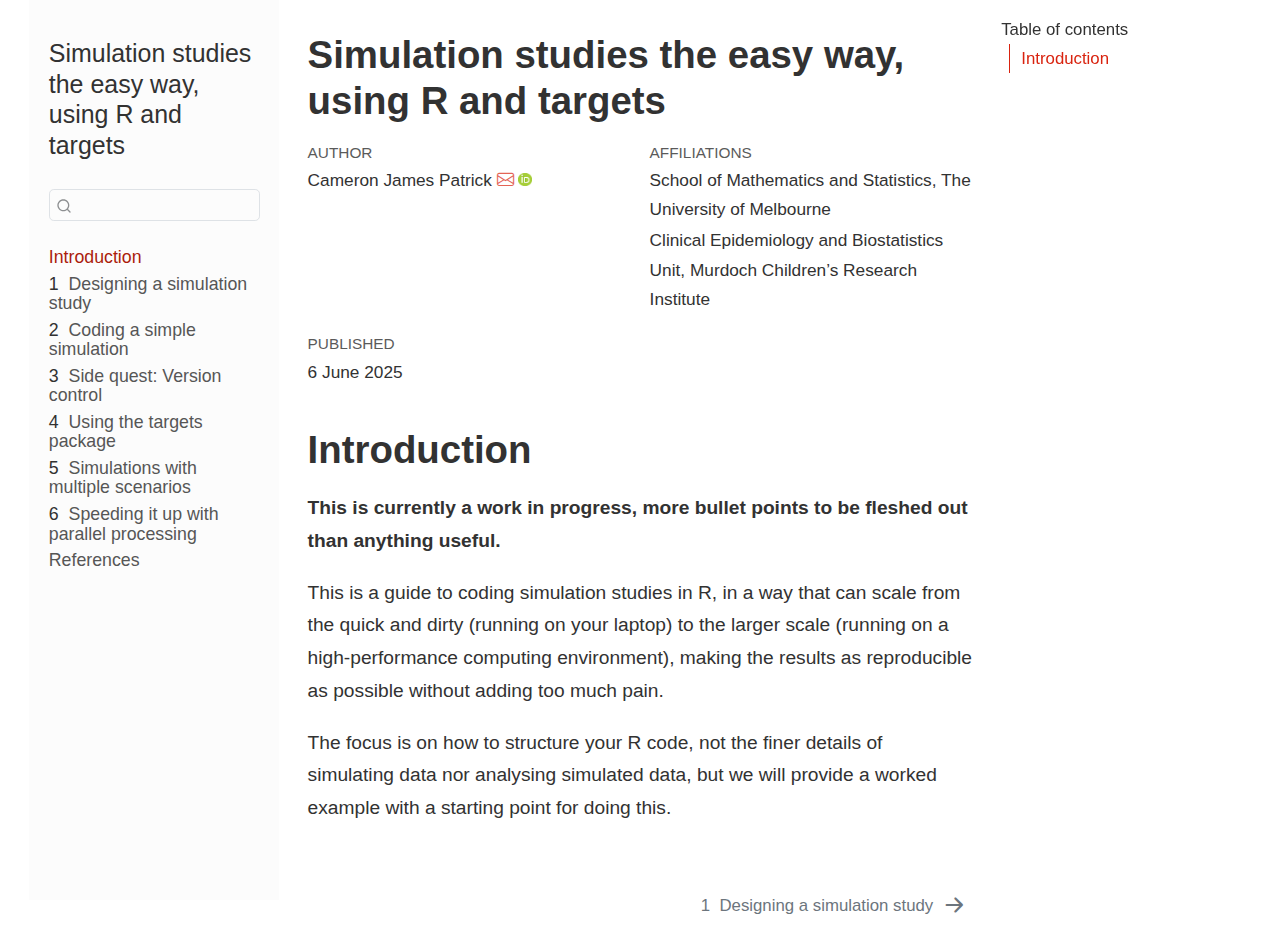
<file: _book/index.html>
<!DOCTYPE html>
<html xmlns="http://www.w3.org/1999/xhtml" lang="en" xml:lang="en"><head>

<meta charset="utf-8">
<meta name="generator" content="quarto-1.7.31">

<meta name="viewport" content="width=device-width, initial-scale=1.0, user-scalable=yes">

<meta name="author" content="Cameron James Patrick">
<meta name="dcterms.date" content="2025-06-06">

<title>Simulation studies the easy way, using R and targets</title>
<style>
code{white-space: pre-wrap;}
span.smallcaps{font-variant: small-caps;}
div.columns{display: flex; gap: min(4vw, 1.5em);}
div.column{flex: auto; overflow-x: auto;}
div.hanging-indent{margin-left: 1.5em; text-indent: -1.5em;}
ul.task-list{list-style: none;}
ul.task-list li input[type="checkbox"] {
  width: 0.8em;
  margin: 0 0.8em 0.2em -1em; /* quarto-specific, see https://github.com/quarto-dev/quarto-cli/issues/4556 */ 
  vertical-align: middle;
}
</style>


<script src="site_libs/quarto-nav/quarto-nav.js"></script>
<script src="site_libs/quarto-nav/headroom.min.js"></script>
<script src="site_libs/clipboard/clipboard.min.js"></script>
<script src="site_libs/quarto-search/autocomplete.umd.js"></script>
<script src="site_libs/quarto-search/fuse.min.js"></script>
<script src="site_libs/quarto-search/quarto-search.js"></script>
<meta name="quarto:offset" content="./">
<link href="./design.html" rel="next">
<script src="site_libs/quarto-html/quarto.js" type="module"></script>
<script src="site_libs/quarto-html/tabsets/tabsets.js" type="module"></script>
<script src="site_libs/quarto-html/popper.min.js"></script>
<script src="site_libs/quarto-html/tippy.umd.min.js"></script>
<script src="site_libs/quarto-html/anchor.min.js"></script>
<link href="site_libs/quarto-html/tippy.css" rel="stylesheet">
<link href="site_libs/quarto-html/quarto-syntax-highlighting-e1a5c8363afafaef2c763b6775fbf3ca.css" rel="stylesheet" id="quarto-text-highlighting-styles">
<script src="site_libs/bootstrap/bootstrap.min.js"></script>
<link href="site_libs/bootstrap/bootstrap-icons.css" rel="stylesheet">
<link href="site_libs/bootstrap/bootstrap-98af437a075db556b66f701f076d5663.min.css" rel="stylesheet" append-hash="true" id="quarto-bootstrap" data-mode="light">
<script id="quarto-search-options" type="application/json">{
  "location": "sidebar",
  "copy-button": false,
  "collapse-after": 3,
  "panel-placement": "start",
  "type": "textbox",
  "limit": 50,
  "keyboard-shortcut": [
    "f",
    "/",
    "s"
  ],
  "show-item-context": false,
  "language": {
    "search-no-results-text": "No results",
    "search-matching-documents-text": "matching documents",
    "search-copy-link-title": "Copy link to search",
    "search-hide-matches-text": "Hide additional matches",
    "search-more-match-text": "more match in this document",
    "search-more-matches-text": "more matches in this document",
    "search-clear-button-title": "Clear",
    "search-text-placeholder": "",
    "search-detached-cancel-button-title": "Cancel",
    "search-submit-button-title": "Submit",
    "search-label": "Search"
  }
}</script>


</head>

<body class="nav-sidebar floating quarto-light">

<div id="quarto-search-results"></div>
  <header id="quarto-header" class="headroom fixed-top">
  <nav class="quarto-secondary-nav">
    <div class="container-fluid d-flex">
      <button type="button" class="quarto-btn-toggle btn" data-bs-toggle="collapse" role="button" data-bs-target=".quarto-sidebar-collapse-item" aria-controls="quarto-sidebar" aria-expanded="false" aria-label="Toggle sidebar navigation" onclick="if (window.quartoToggleHeadroom) { window.quartoToggleHeadroom(); }">
        <i class="bi bi-layout-text-sidebar-reverse"></i>
      </button>
        <nav class="quarto-page-breadcrumbs" aria-label="breadcrumb"><ol class="breadcrumb"><li class="breadcrumb-item"><a href="./index.html">Introduction</a></li></ol></nav>
        <a class="flex-grow-1" role="navigation" data-bs-toggle="collapse" data-bs-target=".quarto-sidebar-collapse-item" aria-controls="quarto-sidebar" aria-expanded="false" aria-label="Toggle sidebar navigation" onclick="if (window.quartoToggleHeadroom) { window.quartoToggleHeadroom(); }">      
        </a>
      <button type="button" class="btn quarto-search-button" aria-label="Search" onclick="window.quartoOpenSearch();">
        <i class="bi bi-search"></i>
      </button>
    </div>
  </nav>
</header>
<!-- content -->
<div id="quarto-content" class="quarto-container page-columns page-rows-contents page-layout-article">
<!-- sidebar -->
  <nav id="quarto-sidebar" class="sidebar collapse collapse-horizontal quarto-sidebar-collapse-item sidebar-navigation floating overflow-auto">
    <div class="pt-lg-2 mt-2 text-left sidebar-header">
    <div class="sidebar-title mb-0 py-0">
      <a href="./">Simulation studies the easy way, using R and targets</a> 
    </div>
      </div>
        <div class="mt-2 flex-shrink-0 align-items-center">
        <div class="sidebar-search">
        <div id="quarto-search" class="" title="Search"></div>
        </div>
        </div>
    <div class="sidebar-menu-container"> 
    <ul class="list-unstyled mt-1">
        <li class="sidebar-item">
  <div class="sidebar-item-container"> 
  <a href="./index.html" class="sidebar-item-text sidebar-link active">
 <span class="menu-text">Introduction</span></a>
  </div>
</li>
        <li class="sidebar-item">
  <div class="sidebar-item-container"> 
  <a href="./design.html" class="sidebar-item-text sidebar-link">
 <span class="menu-text"><span class="chapter-number">1</span>&nbsp; <span class="chapter-title">Designing a simulation study</span></span></a>
  </div>
</li>
        <li class="sidebar-item">
  <div class="sidebar-item-container"> 
  <a href="./simple-simulation.html" class="sidebar-item-text sidebar-link">
 <span class="menu-text"><span class="chapter-number">2</span>&nbsp; <span class="chapter-title">Coding a simple simulation</span></span></a>
  </div>
</li>
        <li class="sidebar-item">
  <div class="sidebar-item-container"> 
  <a href="./version-control.html" class="sidebar-item-text sidebar-link">
 <span class="menu-text"><span class="chapter-number">3</span>&nbsp; <span class="chapter-title">Side quest: Version control</span></span></a>
  </div>
</li>
        <li class="sidebar-item">
  <div class="sidebar-item-container"> 
  <a href="./using-targets.html" class="sidebar-item-text sidebar-link">
 <span class="menu-text"><span class="chapter-number">4</span>&nbsp; <span class="chapter-title">Using the targets package</span></span></a>
  </div>
</li>
        <li class="sidebar-item">
  <div class="sidebar-item-container"> 
  <a href="./multiple-scenarios.html" class="sidebar-item-text sidebar-link">
 <span class="menu-text"><span class="chapter-number">5</span>&nbsp; <span class="chapter-title">Simulations with multiple scenarios</span></span></a>
  </div>
</li>
        <li class="sidebar-item">
  <div class="sidebar-item-container"> 
  <a href="./parallel-processing.html" class="sidebar-item-text sidebar-link">
 <span class="menu-text"><span class="chapter-number">6</span>&nbsp; <span class="chapter-title">Speeding it up with parallel processing</span></span></a>
  </div>
</li>
        <li class="sidebar-item">
  <div class="sidebar-item-container"> 
  <a href="./references.html" class="sidebar-item-text sidebar-link">
 <span class="menu-text">References</span></a>
  </div>
</li>
    </ul>
    </div>
</nav>
<div id="quarto-sidebar-glass" class="quarto-sidebar-collapse-item" data-bs-toggle="collapse" data-bs-target=".quarto-sidebar-collapse-item"></div>
<!-- margin-sidebar -->
    <div id="quarto-margin-sidebar" class="sidebar margin-sidebar">
        <nav id="TOC" role="doc-toc" class="toc-active">
    <h2 id="toc-title">Table of contents</h2>
   
  <ul>
  <li><a href="#introduction" id="toc-introduction" class="nav-link active" data-scroll-target="#introduction">Introduction</a></li>
  </ul>
</nav>
    </div>
<!-- main -->
<main class="content" id="quarto-document-content">

<header id="title-block-header" class="quarto-title-block default">
<div class="quarto-title">
<h1 class="title">Simulation studies the easy way, using R and targets</h1>
</div>


<div class="quarto-title-meta-author">
  <div class="quarto-title-meta-heading">Author</div>
  <div class="quarto-title-meta-heading">Affiliations</div>
  
    <div class="quarto-title-meta-contents">
    <p class="author">Cameron James Patrick <a href="mailto:cameron@largestprime.net" class="quarto-title-author-email"><i class="bi bi-envelope"></i></a> <a href="https://orcid.org/0000-0002-4677-535X" class="quarto-title-author-orcid"> <img src="[data-uri]"></a></p>
  </div>
  <div class="quarto-title-meta-contents">
        <p class="affiliation">
            School of Mathematics and Statistics, The University of Melbourne
          </p>
        <p class="affiliation">
            Clinical Epidemiology and Biostatistics Unit, Murdoch Children’s Research Institute
          </p>
      </div>
  </div>

<div class="quarto-title-meta">

      
    <div>
    <div class="quarto-title-meta-heading">Published</div>
    <div class="quarto-title-meta-contents">
      <p class="date">6 June 2025</p>
    </div>
  </div>
  
    
  </div>
  


</header>


<section id="introduction" class="level1 unnumbered">
<h1 class="unnumbered">Introduction</h1>
<p><strong>This is currently a work in progress, more bullet points to be fleshed out than anything useful.</strong></p>
<p>This is a guide to coding simulation studies in R, in a way that can scale from the quick and dirty (running on your laptop) to the larger scale (running on a high-performance computing environment), making the results as reproducible as possible without adding too much pain.</p>
<p>The focus is on how to structure your R code, not the finer details of simulating data nor analysing simulated data, but we will provide a worked example with a starting point for doing this.</p>


</section>

</main> <!-- /main -->
<script id="quarto-html-after-body" type="application/javascript">
  window.document.addEventListener("DOMContentLoaded", function (event) {
    const icon = "";
    const anchorJS = new window.AnchorJS();
    anchorJS.options = {
      placement: 'right',
      icon: icon
    };
    anchorJS.add('.anchored');
    const isCodeAnnotation = (el) => {
      for (const clz of el.classList) {
        if (clz.startsWith('code-annotation-')) {                     
          return true;
        }
      }
      return false;
    }
    const onCopySuccess = function(e) {
      // button target
      const button = e.trigger;
      // don't keep focus
      button.blur();
      // flash "checked"
      button.classList.add('code-copy-button-checked');
      var currentTitle = button.getAttribute("title");
      button.setAttribute("title", "Copied!");
      let tooltip;
      if (window.bootstrap) {
        button.setAttribute("data-bs-toggle", "tooltip");
        button.setAttribute("data-bs-placement", "left");
        button.setAttribute("data-bs-title", "Copied!");
        tooltip = new bootstrap.Tooltip(button, 
          { trigger: "manual", 
            customClass: "code-copy-button-tooltip",
            offset: [0, -8]});
        tooltip.show();    
      }
      setTimeout(function() {
        if (tooltip) {
          tooltip.hide();
          button.removeAttribute("data-bs-title");
          button.removeAttribute("data-bs-toggle");
          button.removeAttribute("data-bs-placement");
        }
        button.setAttribute("title", currentTitle);
        button.classList.remove('code-copy-button-checked');
      }, 1000);
      // clear code selection
      e.clearSelection();
    }
    const getTextToCopy = function(trigger) {
        const codeEl = trigger.previousElementSibling.cloneNode(true);
        for (const childEl of codeEl.children) {
          if (isCodeAnnotation(childEl)) {
            childEl.remove();
          }
        }
        return codeEl.innerText;
    }
    const clipboard = new window.ClipboardJS('.code-copy-button:not([data-in-quarto-modal])', {
      text: getTextToCopy
    });
    clipboard.on('success', onCopySuccess);
    if (window.document.getElementById('quarto-embedded-source-code-modal')) {
      const clipboardModal = new window.ClipboardJS('.code-copy-button[data-in-quarto-modal]', {
        text: getTextToCopy,
        container: window.document.getElementById('quarto-embedded-source-code-modal')
      });
      clipboardModal.on('success', onCopySuccess);
    }
      var localhostRegex = new RegExp(/^(?:http|https):\/\/localhost\:?[0-9]*\//);
      var mailtoRegex = new RegExp(/^mailto:/);
        var filterRegex = new RegExp('/' + window.location.host + '/');
      var isInternal = (href) => {
          return filterRegex.test(href) || localhostRegex.test(href) || mailtoRegex.test(href);
      }
      // Inspect non-navigation links and adorn them if external
     var links = window.document.querySelectorAll('a[href]:not(.nav-link):not(.navbar-brand):not(.toc-action):not(.sidebar-link):not(.sidebar-item-toggle):not(.pagination-link):not(.no-external):not([aria-hidden]):not(.dropdown-item):not(.quarto-navigation-tool):not(.about-link)');
      for (var i=0; i<links.length; i++) {
        const link = links[i];
        if (!isInternal(link.href)) {
          // undo the damage that might have been done by quarto-nav.js in the case of
          // links that we want to consider external
          if (link.dataset.originalHref !== undefined) {
            link.href = link.dataset.originalHref;
          }
        }
      }
    function tippyHover(el, contentFn, onTriggerFn, onUntriggerFn) {
      const config = {
        allowHTML: true,
        maxWidth: 500,
        delay: 100,
        arrow: false,
        appendTo: function(el) {
            return el.parentElement;
        },
        interactive: true,
        interactiveBorder: 10,
        theme: 'quarto',
        placement: 'bottom-start',
      };
      if (contentFn) {
        config.content = contentFn;
      }
      if (onTriggerFn) {
        config.onTrigger = onTriggerFn;
      }
      if (onUntriggerFn) {
        config.onUntrigger = onUntriggerFn;
      }
      window.tippy(el, config); 
    }
    const noterefs = window.document.querySelectorAll('a[role="doc-noteref"]');
    for (var i=0; i<noterefs.length; i++) {
      const ref = noterefs[i];
      tippyHover(ref, function() {
        // use id or data attribute instead here
        let href = ref.getAttribute('data-footnote-href') || ref.getAttribute('href');
        try { href = new URL(href).hash; } catch {}
        const id = href.replace(/^#\/?/, "");
        const note = window.document.getElementById(id);
        if (note) {
          return note.innerHTML;
        } else {
          return "";
        }
      });
    }
    const xrefs = window.document.querySelectorAll('a.quarto-xref');
    const processXRef = (id, note) => {
      // Strip column container classes
      const stripColumnClz = (el) => {
        el.classList.remove("page-full", "page-columns");
        if (el.children) {
          for (const child of el.children) {
            stripColumnClz(child);
          }
        }
      }
      stripColumnClz(note)
      if (id === null || id.startsWith('sec-')) {
        // Special case sections, only their first couple elements
        const container = document.createElement("div");
        if (note.children && note.children.length > 2) {
          container.appendChild(note.children[0].cloneNode(true));
          for (let i = 1; i < note.children.length; i++) {
            const child = note.children[i];
            if (child.tagName === "P" && child.innerText === "") {
              continue;
            } else {
              container.appendChild(child.cloneNode(true));
              break;
            }
          }
          if (window.Quarto?.typesetMath) {
            window.Quarto.typesetMath(container);
          }
          return container.innerHTML
        } else {
          if (window.Quarto?.typesetMath) {
            window.Quarto.typesetMath(note);
          }
          return note.innerHTML;
        }
      } else {
        // Remove any anchor links if they are present
        const anchorLink = note.querySelector('a.anchorjs-link');
        if (anchorLink) {
          anchorLink.remove();
        }
        if (window.Quarto?.typesetMath) {
          window.Quarto.typesetMath(note);
        }
        if (note.classList.contains("callout")) {
          return note.outerHTML;
        } else {
          return note.innerHTML;
        }
      }
    }
    for (var i=0; i<xrefs.length; i++) {
      const xref = xrefs[i];
      tippyHover(xref, undefined, function(instance) {
        instance.disable();
        let url = xref.getAttribute('href');
        let hash = undefined; 
        if (url.startsWith('#')) {
          hash = url;
        } else {
          try { hash = new URL(url).hash; } catch {}
        }
        if (hash) {
          const id = hash.replace(/^#\/?/, "");
          const note = window.document.getElementById(id);
          if (note !== null) {
            try {
              const html = processXRef(id, note.cloneNode(true));
              instance.setContent(html);
            } finally {
              instance.enable();
              instance.show();
            }
          } else {
            // See if we can fetch this
            fetch(url.split('#')[0])
            .then(res => res.text())
            .then(html => {
              const parser = new DOMParser();
              const htmlDoc = parser.parseFromString(html, "text/html");
              const note = htmlDoc.getElementById(id);
              if (note !== null) {
                const html = processXRef(id, note);
                instance.setContent(html);
              } 
            }).finally(() => {
              instance.enable();
              instance.show();
            });
          }
        } else {
          // See if we can fetch a full url (with no hash to target)
          // This is a special case and we should probably do some content thinning / targeting
          fetch(url)
          .then(res => res.text())
          .then(html => {
            const parser = new DOMParser();
            const htmlDoc = parser.parseFromString(html, "text/html");
            const note = htmlDoc.querySelector('main.content');
            if (note !== null) {
              // This should only happen for chapter cross references
              // (since there is no id in the URL)
              // remove the first header
              if (note.children.length > 0 && note.children[0].tagName === "HEADER") {
                note.children[0].remove();
              }
              const html = processXRef(null, note);
              instance.setContent(html);
            } 
          }).finally(() => {
            instance.enable();
            instance.show();
          });
        }
      }, function(instance) {
      });
    }
        let selectedAnnoteEl;
        const selectorForAnnotation = ( cell, annotation) => {
          let cellAttr = 'data-code-cell="' + cell + '"';
          let lineAttr = 'data-code-annotation="' +  annotation + '"';
          const selector = 'span[' + cellAttr + '][' + lineAttr + ']';
          return selector;
        }
        const selectCodeLines = (annoteEl) => {
          const doc = window.document;
          const targetCell = annoteEl.getAttribute("data-target-cell");
          const targetAnnotation = annoteEl.getAttribute("data-target-annotation");
          const annoteSpan = window.document.querySelector(selectorForAnnotation(targetCell, targetAnnotation));
          const lines = annoteSpan.getAttribute("data-code-lines").split(",");
          const lineIds = lines.map((line) => {
            return targetCell + "-" + line;
          })
          let top = null;
          let height = null;
          let parent = null;
          if (lineIds.length > 0) {
              //compute the position of the single el (top and bottom and make a div)
              const el = window.document.getElementById(lineIds[0]);
              top = el.offsetTop;
              height = el.offsetHeight;
              parent = el.parentElement.parentElement;
            if (lineIds.length > 1) {
              const lastEl = window.document.getElementById(lineIds[lineIds.length - 1]);
              const bottom = lastEl.offsetTop + lastEl.offsetHeight;
              height = bottom - top;
            }
            if (top !== null && height !== null && parent !== null) {
              // cook up a div (if necessary) and position it 
              let div = window.document.getElementById("code-annotation-line-highlight");
              if (div === null) {
                div = window.document.createElement("div");
                div.setAttribute("id", "code-annotation-line-highlight");
                div.style.position = 'absolute';
                parent.appendChild(div);
              }
              div.style.top = top - 2 + "px";
              div.style.height = height + 4 + "px";
              div.style.left = 0;
              let gutterDiv = window.document.getElementById("code-annotation-line-highlight-gutter");
              if (gutterDiv === null) {
                gutterDiv = window.document.createElement("div");
                gutterDiv.setAttribute("id", "code-annotation-line-highlight-gutter");
                gutterDiv.style.position = 'absolute';
                const codeCell = window.document.getElementById(targetCell);
                const gutter = codeCell.querySelector('.code-annotation-gutter');
                gutter.appendChild(gutterDiv);
              }
              gutterDiv.style.top = top - 2 + "px";
              gutterDiv.style.height = height + 4 + "px";
            }
            selectedAnnoteEl = annoteEl;
          }
        };
        const unselectCodeLines = () => {
          const elementsIds = ["code-annotation-line-highlight", "code-annotation-line-highlight-gutter"];
          elementsIds.forEach((elId) => {
            const div = window.document.getElementById(elId);
            if (div) {
              div.remove();
            }
          });
          selectedAnnoteEl = undefined;
        };
          // Handle positioning of the toggle
      window.addEventListener(
        "resize",
        throttle(() => {
          elRect = undefined;
          if (selectedAnnoteEl) {
            selectCodeLines(selectedAnnoteEl);
          }
        }, 10)
      );
      function throttle(fn, ms) {
      let throttle = false;
      let timer;
        return (...args) => {
          if(!throttle) { // first call gets through
              fn.apply(this, args);
              throttle = true;
          } else { // all the others get throttled
              if(timer) clearTimeout(timer); // cancel #2
              timer = setTimeout(() => {
                fn.apply(this, args);
                timer = throttle = false;
              }, ms);
          }
        };
      }
        // Attach click handler to the DT
        const annoteDls = window.document.querySelectorAll('dt[data-target-cell]');
        for (const annoteDlNode of annoteDls) {
          annoteDlNode.addEventListener('click', (event) => {
            const clickedEl = event.target;
            if (clickedEl !== selectedAnnoteEl) {
              unselectCodeLines();
              const activeEl = window.document.querySelector('dt[data-target-cell].code-annotation-active');
              if (activeEl) {
                activeEl.classList.remove('code-annotation-active');
              }
              selectCodeLines(clickedEl);
              clickedEl.classList.add('code-annotation-active');
            } else {
              // Unselect the line
              unselectCodeLines();
              clickedEl.classList.remove('code-annotation-active');
            }
          });
        }
    const findCites = (el) => {
      const parentEl = el.parentElement;
      if (parentEl) {
        const cites = parentEl.dataset.cites;
        if (cites) {
          return {
            el,
            cites: cites.split(' ')
          };
        } else {
          return findCites(el.parentElement)
        }
      } else {
        return undefined;
      }
    };
    var bibliorefs = window.document.querySelectorAll('a[role="doc-biblioref"]');
    for (var i=0; i<bibliorefs.length; i++) {
      const ref = bibliorefs[i];
      const citeInfo = findCites(ref);
      if (citeInfo) {
        tippyHover(citeInfo.el, function() {
          var popup = window.document.createElement('div');
          citeInfo.cites.forEach(function(cite) {
            var citeDiv = window.document.createElement('div');
            citeDiv.classList.add('hanging-indent');
            citeDiv.classList.add('csl-entry');
            var biblioDiv = window.document.getElementById('ref-' + cite);
            if (biblioDiv) {
              citeDiv.innerHTML = biblioDiv.innerHTML;
            }
            popup.appendChild(citeDiv);
          });
          return popup.innerHTML;
        });
      }
    }
  });
  </script>
<nav class="page-navigation">
  <div class="nav-page nav-page-previous">
  </div>
  <div class="nav-page nav-page-next">
      <a href="./design.html" class="pagination-link" aria-label="Designing a simulation study">
        <span class="nav-page-text"><span class="chapter-number">1</span>&nbsp; <span class="chapter-title">Designing a simulation study</span></span> <i class="bi bi-arrow-right-short"></i>
      </a>
  </div>
</nav>
</div> <!-- /content -->




</body></html>
</file>
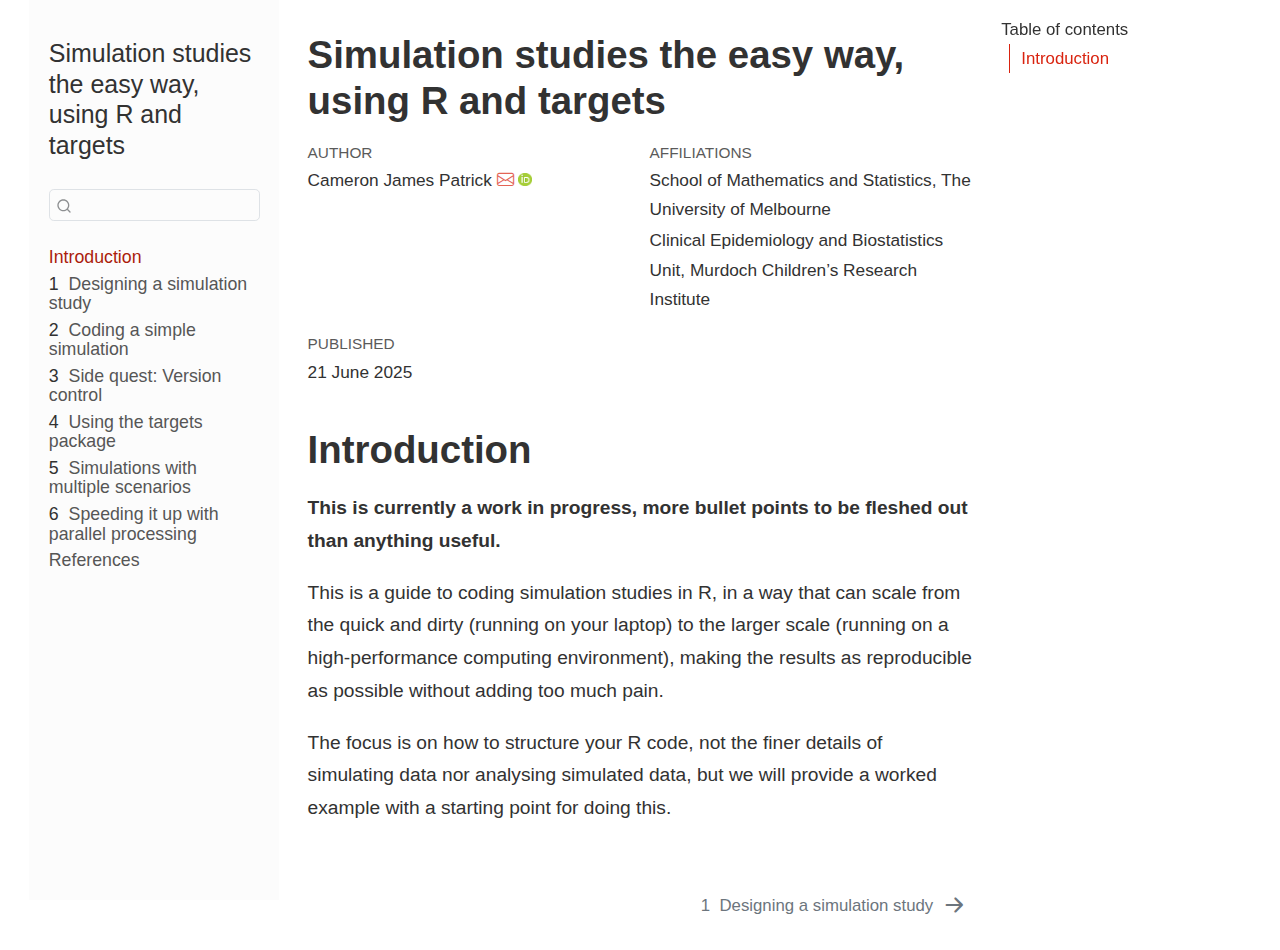
<file: docs/index.html>
<!DOCTYPE html>
<html xmlns="http://www.w3.org/1999/xhtml" lang="en" xml:lang="en"><head>

<meta charset="utf-8">
<meta name="generator" content="quarto-1.7.31">

<meta name="viewport" content="width=device-width, initial-scale=1.0, user-scalable=yes">

<meta name="author" content="Cameron James Patrick">
<meta name="dcterms.date" content="2025-06-21">

<title>Simulation studies the easy way, using R and targets</title>
<style>
code{white-space: pre-wrap;}
span.smallcaps{font-variant: small-caps;}
div.columns{display: flex; gap: min(4vw, 1.5em);}
div.column{flex: auto; overflow-x: auto;}
div.hanging-indent{margin-left: 1.5em; text-indent: -1.5em;}
ul.task-list{list-style: none;}
ul.task-list li input[type="checkbox"] {
  width: 0.8em;
  margin: 0 0.8em 0.2em -1em; /* quarto-specific, see https://github.com/quarto-dev/quarto-cli/issues/4556 */ 
  vertical-align: middle;
}
</style>


<script src="site_libs/quarto-nav/quarto-nav.js"></script>
<script src="site_libs/quarto-nav/headroom.min.js"></script>
<script src="site_libs/clipboard/clipboard.min.js"></script>
<script src="site_libs/quarto-search/autocomplete.umd.js"></script>
<script src="site_libs/quarto-search/fuse.min.js"></script>
<script src="site_libs/quarto-search/quarto-search.js"></script>
<meta name="quarto:offset" content="./">
<link href="./design.html" rel="next">
<script src="site_libs/quarto-html/quarto.js" type="module"></script>
<script src="site_libs/quarto-html/tabsets/tabsets.js" type="module"></script>
<script src="site_libs/quarto-html/popper.min.js"></script>
<script src="site_libs/quarto-html/tippy.umd.min.js"></script>
<script src="site_libs/quarto-html/anchor.min.js"></script>
<link href="site_libs/quarto-html/tippy.css" rel="stylesheet">
<link href="site_libs/quarto-html/quarto-syntax-highlighting-e1a5c8363afafaef2c763b6775fbf3ca.css" rel="stylesheet" id="quarto-text-highlighting-styles">
<script src="site_libs/bootstrap/bootstrap.min.js"></script>
<link href="site_libs/bootstrap/bootstrap-icons.css" rel="stylesheet">
<link href="site_libs/bootstrap/bootstrap-98af437a075db556b66f701f076d5663.min.css" rel="stylesheet" append-hash="true" id="quarto-bootstrap" data-mode="light">
<script id="quarto-search-options" type="application/json">{
  "location": "sidebar",
  "copy-button": false,
  "collapse-after": 3,
  "panel-placement": "start",
  "type": "textbox",
  "limit": 50,
  "keyboard-shortcut": [
    "f",
    "/",
    "s"
  ],
  "show-item-context": false,
  "language": {
    "search-no-results-text": "No results",
    "search-matching-documents-text": "matching documents",
    "search-copy-link-title": "Copy link to search",
    "search-hide-matches-text": "Hide additional matches",
    "search-more-match-text": "more match in this document",
    "search-more-matches-text": "more matches in this document",
    "search-clear-button-title": "Clear",
    "search-text-placeholder": "",
    "search-detached-cancel-button-title": "Cancel",
    "search-submit-button-title": "Submit",
    "search-label": "Search"
  }
}</script>


</head>

<body class="nav-sidebar floating quarto-light">

<div id="quarto-search-results"></div>
  <header id="quarto-header" class="headroom fixed-top">
  <nav class="quarto-secondary-nav">
    <div class="container-fluid d-flex">
      <button type="button" class="quarto-btn-toggle btn" data-bs-toggle="collapse" role="button" data-bs-target=".quarto-sidebar-collapse-item" aria-controls="quarto-sidebar" aria-expanded="false" aria-label="Toggle sidebar navigation" onclick="if (window.quartoToggleHeadroom) { window.quartoToggleHeadroom(); }">
        <i class="bi bi-layout-text-sidebar-reverse"></i>
      </button>
        <nav class="quarto-page-breadcrumbs" aria-label="breadcrumb"><ol class="breadcrumb"><li class="breadcrumb-item"><a href="./index.html">Introduction</a></li></ol></nav>
        <a class="flex-grow-1" role="navigation" data-bs-toggle="collapse" data-bs-target=".quarto-sidebar-collapse-item" aria-controls="quarto-sidebar" aria-expanded="false" aria-label="Toggle sidebar navigation" onclick="if (window.quartoToggleHeadroom) { window.quartoToggleHeadroom(); }">      
        </a>
      <button type="button" class="btn quarto-search-button" aria-label="Search" onclick="window.quartoOpenSearch();">
        <i class="bi bi-search"></i>
      </button>
    </div>
  </nav>
</header>
<!-- content -->
<div id="quarto-content" class="quarto-container page-columns page-rows-contents page-layout-article">
<!-- sidebar -->
  <nav id="quarto-sidebar" class="sidebar collapse collapse-horizontal quarto-sidebar-collapse-item sidebar-navigation floating overflow-auto">
    <div class="pt-lg-2 mt-2 text-left sidebar-header">
    <div class="sidebar-title mb-0 py-0">
      <a href="./">Simulation studies the easy way, using R and targets</a> 
    </div>
      </div>
        <div class="mt-2 flex-shrink-0 align-items-center">
        <div class="sidebar-search">
        <div id="quarto-search" class="" title="Search"></div>
        </div>
        </div>
    <div class="sidebar-menu-container"> 
    <ul class="list-unstyled mt-1">
        <li class="sidebar-item">
  <div class="sidebar-item-container"> 
  <a href="./index.html" class="sidebar-item-text sidebar-link active">
 <span class="menu-text">Introduction</span></a>
  </div>
</li>
        <li class="sidebar-item">
  <div class="sidebar-item-container"> 
  <a href="./design.html" class="sidebar-item-text sidebar-link">
 <span class="menu-text"><span class="chapter-number">1</span>&nbsp; <span class="chapter-title">Designing a simulation study</span></span></a>
  </div>
</li>
        <li class="sidebar-item">
  <div class="sidebar-item-container"> 
  <a href="./simple-simulation.html" class="sidebar-item-text sidebar-link">
 <span class="menu-text"><span class="chapter-number">2</span>&nbsp; <span class="chapter-title">Coding a simple simulation</span></span></a>
  </div>
</li>
        <li class="sidebar-item">
  <div class="sidebar-item-container"> 
  <a href="./version-control.html" class="sidebar-item-text sidebar-link">
 <span class="menu-text"><span class="chapter-number">3</span>&nbsp; <span class="chapter-title">Side quest: Version control</span></span></a>
  </div>
</li>
        <li class="sidebar-item">
  <div class="sidebar-item-container"> 
  <a href="./using-targets.html" class="sidebar-item-text sidebar-link">
 <span class="menu-text"><span class="chapter-number">4</span>&nbsp; <span class="chapter-title">Using the targets package</span></span></a>
  </div>
</li>
        <li class="sidebar-item">
  <div class="sidebar-item-container"> 
  <a href="./multiple-scenarios.html" class="sidebar-item-text sidebar-link">
 <span class="menu-text"><span class="chapter-number">5</span>&nbsp; <span class="chapter-title">Simulations with multiple scenarios</span></span></a>
  </div>
</li>
        <li class="sidebar-item">
  <div class="sidebar-item-container"> 
  <a href="./parallel-processing.html" class="sidebar-item-text sidebar-link">
 <span class="menu-text"><span class="chapter-number">6</span>&nbsp; <span class="chapter-title">Speeding it up with parallel processing</span></span></a>
  </div>
</li>
        <li class="sidebar-item">
  <div class="sidebar-item-container"> 
  <a href="./references.html" class="sidebar-item-text sidebar-link">
 <span class="menu-text">References</span></a>
  </div>
</li>
    </ul>
    </div>
</nav>
<div id="quarto-sidebar-glass" class="quarto-sidebar-collapse-item" data-bs-toggle="collapse" data-bs-target=".quarto-sidebar-collapse-item"></div>
<!-- margin-sidebar -->
    <div id="quarto-margin-sidebar" class="sidebar margin-sidebar">
        <nav id="TOC" role="doc-toc" class="toc-active">
    <h2 id="toc-title">Table of contents</h2>
   
  <ul>
  <li><a href="#introduction" id="toc-introduction" class="nav-link active" data-scroll-target="#introduction">Introduction</a></li>
  </ul>
</nav>
    </div>
<!-- main -->
<main class="content" id="quarto-document-content">

<header id="title-block-header" class="quarto-title-block default">
<div class="quarto-title">
<h1 class="title">Simulation studies the easy way, using R and targets</h1>
</div>


<div class="quarto-title-meta-author">
  <div class="quarto-title-meta-heading">Author</div>
  <div class="quarto-title-meta-heading">Affiliations</div>
  
    <div class="quarto-title-meta-contents">
    <p class="author">Cameron James Patrick <a href="mailto:cameron@largestprime.net" class="quarto-title-author-email"><i class="bi bi-envelope"></i></a> <a href="https://orcid.org/0000-0002-4677-535X" class="quarto-title-author-orcid"> <img src="[data-uri]"></a></p>
  </div>
  <div class="quarto-title-meta-contents">
        <p class="affiliation">
            School of Mathematics and Statistics, The University of Melbourne
          </p>
        <p class="affiliation">
            Clinical Epidemiology and Biostatistics Unit, Murdoch Children’s Research Institute
          </p>
      </div>
  </div>

<div class="quarto-title-meta">

      
    <div>
    <div class="quarto-title-meta-heading">Published</div>
    <div class="quarto-title-meta-contents">
      <p class="date">21 June 2025</p>
    </div>
  </div>
  
    
  </div>
  


</header>


<section id="introduction" class="level1 unnumbered">
<h1 class="unnumbered">Introduction</h1>
<p><strong>This is currently a work in progress, more bullet points to be fleshed out than anything useful.</strong></p>
<p>This is a guide to coding simulation studies in R, in a way that can scale from the quick and dirty (running on your laptop) to the larger scale (running on a high-performance computing environment), making the results as reproducible as possible without adding too much pain.</p>
<p>The focus is on how to structure your R code, not the finer details of simulating data nor analysing simulated data, but we will provide a worked example with a starting point for doing this.</p>


</section>

</main> <!-- /main -->
<script id="quarto-html-after-body" type="application/javascript">
  window.document.addEventListener("DOMContentLoaded", function (event) {
    const icon = "";
    const anchorJS = new window.AnchorJS();
    anchorJS.options = {
      placement: 'right',
      icon: icon
    };
    anchorJS.add('.anchored');
    const isCodeAnnotation = (el) => {
      for (const clz of el.classList) {
        if (clz.startsWith('code-annotation-')) {                     
          return true;
        }
      }
      return false;
    }
    const onCopySuccess = function(e) {
      // button target
      const button = e.trigger;
      // don't keep focus
      button.blur();
      // flash "checked"
      button.classList.add('code-copy-button-checked');
      var currentTitle = button.getAttribute("title");
      button.setAttribute("title", "Copied!");
      let tooltip;
      if (window.bootstrap) {
        button.setAttribute("data-bs-toggle", "tooltip");
        button.setAttribute("data-bs-placement", "left");
        button.setAttribute("data-bs-title", "Copied!");
        tooltip = new bootstrap.Tooltip(button, 
          { trigger: "manual", 
            customClass: "code-copy-button-tooltip",
            offset: [0, -8]});
        tooltip.show();    
      }
      setTimeout(function() {
        if (tooltip) {
          tooltip.hide();
          button.removeAttribute("data-bs-title");
          button.removeAttribute("data-bs-toggle");
          button.removeAttribute("data-bs-placement");
        }
        button.setAttribute("title", currentTitle);
        button.classList.remove('code-copy-button-checked');
      }, 1000);
      // clear code selection
      e.clearSelection();
    }
    const getTextToCopy = function(trigger) {
        const codeEl = trigger.previousElementSibling.cloneNode(true);
        for (const childEl of codeEl.children) {
          if (isCodeAnnotation(childEl)) {
            childEl.remove();
          }
        }
        return codeEl.innerText;
    }
    const clipboard = new window.ClipboardJS('.code-copy-button:not([data-in-quarto-modal])', {
      text: getTextToCopy
    });
    clipboard.on('success', onCopySuccess);
    if (window.document.getElementById('quarto-embedded-source-code-modal')) {
      const clipboardModal = new window.ClipboardJS('.code-copy-button[data-in-quarto-modal]', {
        text: getTextToCopy,
        container: window.document.getElementById('quarto-embedded-source-code-modal')
      });
      clipboardModal.on('success', onCopySuccess);
    }
      var localhostRegex = new RegExp(/^(?:http|https):\/\/localhost\:?[0-9]*\//);
      var mailtoRegex = new RegExp(/^mailto:/);
        var filterRegex = new RegExp('/' + window.location.host + '/');
      var isInternal = (href) => {
          return filterRegex.test(href) || localhostRegex.test(href) || mailtoRegex.test(href);
      }
      // Inspect non-navigation links and adorn them if external
     var links = window.document.querySelectorAll('a[href]:not(.nav-link):not(.navbar-brand):not(.toc-action):not(.sidebar-link):not(.sidebar-item-toggle):not(.pagination-link):not(.no-external):not([aria-hidden]):not(.dropdown-item):not(.quarto-navigation-tool):not(.about-link)');
      for (var i=0; i<links.length; i++) {
        const link = links[i];
        if (!isInternal(link.href)) {
          // undo the damage that might have been done by quarto-nav.js in the case of
          // links that we want to consider external
          if (link.dataset.originalHref !== undefined) {
            link.href = link.dataset.originalHref;
          }
        }
      }
    function tippyHover(el, contentFn, onTriggerFn, onUntriggerFn) {
      const config = {
        allowHTML: true,
        maxWidth: 500,
        delay: 100,
        arrow: false,
        appendTo: function(el) {
            return el.parentElement;
        },
        interactive: true,
        interactiveBorder: 10,
        theme: 'quarto',
        placement: 'bottom-start',
      };
      if (contentFn) {
        config.content = contentFn;
      }
      if (onTriggerFn) {
        config.onTrigger = onTriggerFn;
      }
      if (onUntriggerFn) {
        config.onUntrigger = onUntriggerFn;
      }
      window.tippy(el, config); 
    }
    const noterefs = window.document.querySelectorAll('a[role="doc-noteref"]');
    for (var i=0; i<noterefs.length; i++) {
      const ref = noterefs[i];
      tippyHover(ref, function() {
        // use id or data attribute instead here
        let href = ref.getAttribute('data-footnote-href') || ref.getAttribute('href');
        try { href = new URL(href).hash; } catch {}
        const id = href.replace(/^#\/?/, "");
        const note = window.document.getElementById(id);
        if (note) {
          return note.innerHTML;
        } else {
          return "";
        }
      });
    }
    const xrefs = window.document.querySelectorAll('a.quarto-xref');
    const processXRef = (id, note) => {
      // Strip column container classes
      const stripColumnClz = (el) => {
        el.classList.remove("page-full", "page-columns");
        if (el.children) {
          for (const child of el.children) {
            stripColumnClz(child);
          }
        }
      }
      stripColumnClz(note)
      if (id === null || id.startsWith('sec-')) {
        // Special case sections, only their first couple elements
        const container = document.createElement("div");
        if (note.children && note.children.length > 2) {
          container.appendChild(note.children[0].cloneNode(true));
          for (let i = 1; i < note.children.length; i++) {
            const child = note.children[i];
            if (child.tagName === "P" && child.innerText === "") {
              continue;
            } else {
              container.appendChild(child.cloneNode(true));
              break;
            }
          }
          if (window.Quarto?.typesetMath) {
            window.Quarto.typesetMath(container);
          }
          return container.innerHTML
        } else {
          if (window.Quarto?.typesetMath) {
            window.Quarto.typesetMath(note);
          }
          return note.innerHTML;
        }
      } else {
        // Remove any anchor links if they are present
        const anchorLink = note.querySelector('a.anchorjs-link');
        if (anchorLink) {
          anchorLink.remove();
        }
        if (window.Quarto?.typesetMath) {
          window.Quarto.typesetMath(note);
        }
        if (note.classList.contains("callout")) {
          return note.outerHTML;
        } else {
          return note.innerHTML;
        }
      }
    }
    for (var i=0; i<xrefs.length; i++) {
      const xref = xrefs[i];
      tippyHover(xref, undefined, function(instance) {
        instance.disable();
        let url = xref.getAttribute('href');
        let hash = undefined; 
        if (url.startsWith('#')) {
          hash = url;
        } else {
          try { hash = new URL(url).hash; } catch {}
        }
        if (hash) {
          const id = hash.replace(/^#\/?/, "");
          const note = window.document.getElementById(id);
          if (note !== null) {
            try {
              const html = processXRef(id, note.cloneNode(true));
              instance.setContent(html);
            } finally {
              instance.enable();
              instance.show();
            }
          } else {
            // See if we can fetch this
            fetch(url.split('#')[0])
            .then(res => res.text())
            .then(html => {
              const parser = new DOMParser();
              const htmlDoc = parser.parseFromString(html, "text/html");
              const note = htmlDoc.getElementById(id);
              if (note !== null) {
                const html = processXRef(id, note);
                instance.setContent(html);
              } 
            }).finally(() => {
              instance.enable();
              instance.show();
            });
          }
        } else {
          // See if we can fetch a full url (with no hash to target)
          // This is a special case and we should probably do some content thinning / targeting
          fetch(url)
          .then(res => res.text())
          .then(html => {
            const parser = new DOMParser();
            const htmlDoc = parser.parseFromString(html, "text/html");
            const note = htmlDoc.querySelector('main.content');
            if (note !== null) {
              // This should only happen for chapter cross references
              // (since there is no id in the URL)
              // remove the first header
              if (note.children.length > 0 && note.children[0].tagName === "HEADER") {
                note.children[0].remove();
              }
              const html = processXRef(null, note);
              instance.setContent(html);
            } 
          }).finally(() => {
            instance.enable();
            instance.show();
          });
        }
      }, function(instance) {
      });
    }
        let selectedAnnoteEl;
        const selectorForAnnotation = ( cell, annotation) => {
          let cellAttr = 'data-code-cell="' + cell + '"';
          let lineAttr = 'data-code-annotation="' +  annotation + '"';
          const selector = 'span[' + cellAttr + '][' + lineAttr + ']';
          return selector;
        }
        const selectCodeLines = (annoteEl) => {
          const doc = window.document;
          const targetCell = annoteEl.getAttribute("data-target-cell");
          const targetAnnotation = annoteEl.getAttribute("data-target-annotation");
          const annoteSpan = window.document.querySelector(selectorForAnnotation(targetCell, targetAnnotation));
          const lines = annoteSpan.getAttribute("data-code-lines").split(",");
          const lineIds = lines.map((line) => {
            return targetCell + "-" + line;
          })
          let top = null;
          let height = null;
          let parent = null;
          if (lineIds.length > 0) {
              //compute the position of the single el (top and bottom and make a div)
              const el = window.document.getElementById(lineIds[0]);
              top = el.offsetTop;
              height = el.offsetHeight;
              parent = el.parentElement.parentElement;
            if (lineIds.length > 1) {
              const lastEl = window.document.getElementById(lineIds[lineIds.length - 1]);
              const bottom = lastEl.offsetTop + lastEl.offsetHeight;
              height = bottom - top;
            }
            if (top !== null && height !== null && parent !== null) {
              // cook up a div (if necessary) and position it 
              let div = window.document.getElementById("code-annotation-line-highlight");
              if (div === null) {
                div = window.document.createElement("div");
                div.setAttribute("id", "code-annotation-line-highlight");
                div.style.position = 'absolute';
                parent.appendChild(div);
              }
              div.style.top = top - 2 + "px";
              div.style.height = height + 4 + "px";
              div.style.left = 0;
              let gutterDiv = window.document.getElementById("code-annotation-line-highlight-gutter");
              if (gutterDiv === null) {
                gutterDiv = window.document.createElement("div");
                gutterDiv.setAttribute("id", "code-annotation-line-highlight-gutter");
                gutterDiv.style.position = 'absolute';
                const codeCell = window.document.getElementById(targetCell);
                const gutter = codeCell.querySelector('.code-annotation-gutter');
                gutter.appendChild(gutterDiv);
              }
              gutterDiv.style.top = top - 2 + "px";
              gutterDiv.style.height = height + 4 + "px";
            }
            selectedAnnoteEl = annoteEl;
          }
        };
        const unselectCodeLines = () => {
          const elementsIds = ["code-annotation-line-highlight", "code-annotation-line-highlight-gutter"];
          elementsIds.forEach((elId) => {
            const div = window.document.getElementById(elId);
            if (div) {
              div.remove();
            }
          });
          selectedAnnoteEl = undefined;
        };
          // Handle positioning of the toggle
      window.addEventListener(
        "resize",
        throttle(() => {
          elRect = undefined;
          if (selectedAnnoteEl) {
            selectCodeLines(selectedAnnoteEl);
          }
        }, 10)
      );
      function throttle(fn, ms) {
      let throttle = false;
      let timer;
        return (...args) => {
          if(!throttle) { // first call gets through
              fn.apply(this, args);
              throttle = true;
          } else { // all the others get throttled
              if(timer) clearTimeout(timer); // cancel #2
              timer = setTimeout(() => {
                fn.apply(this, args);
                timer = throttle = false;
              }, ms);
          }
        };
      }
        // Attach click handler to the DT
        const annoteDls = window.document.querySelectorAll('dt[data-target-cell]');
        for (const annoteDlNode of annoteDls) {
          annoteDlNode.addEventListener('click', (event) => {
            const clickedEl = event.target;
            if (clickedEl !== selectedAnnoteEl) {
              unselectCodeLines();
              const activeEl = window.document.querySelector('dt[data-target-cell].code-annotation-active');
              if (activeEl) {
                activeEl.classList.remove('code-annotation-active');
              }
              selectCodeLines(clickedEl);
              clickedEl.classList.add('code-annotation-active');
            } else {
              // Unselect the line
              unselectCodeLines();
              clickedEl.classList.remove('code-annotation-active');
            }
          });
        }
    const findCites = (el) => {
      const parentEl = el.parentElement;
      if (parentEl) {
        const cites = parentEl.dataset.cites;
        if (cites) {
          return {
            el,
            cites: cites.split(' ')
          };
        } else {
          return findCites(el.parentElement)
        }
      } else {
        return undefined;
      }
    };
    var bibliorefs = window.document.querySelectorAll('a[role="doc-biblioref"]');
    for (var i=0; i<bibliorefs.length; i++) {
      const ref = bibliorefs[i];
      const citeInfo = findCites(ref);
      if (citeInfo) {
        tippyHover(citeInfo.el, function() {
          var popup = window.document.createElement('div');
          citeInfo.cites.forEach(function(cite) {
            var citeDiv = window.document.createElement('div');
            citeDiv.classList.add('hanging-indent');
            citeDiv.classList.add('csl-entry');
            var biblioDiv = window.document.getElementById('ref-' + cite);
            if (biblioDiv) {
              citeDiv.innerHTML = biblioDiv.innerHTML;
            }
            popup.appendChild(citeDiv);
          });
          return popup.innerHTML;
        });
      }
    }
  });
  </script>
<nav class="page-navigation">
  <div class="nav-page nav-page-previous">
  </div>
  <div class="nav-page nav-page-next">
      <a href="./design.html" class="pagination-link" aria-label="Designing a simulation study">
        <span class="nav-page-text"><span class="chapter-number">1</span>&nbsp; <span class="chapter-title">Designing a simulation study</span></span> <i class="bi bi-arrow-right-short"></i>
      </a>
  </div>
</nav>
</div> <!-- /content -->




</body></html>
</file>
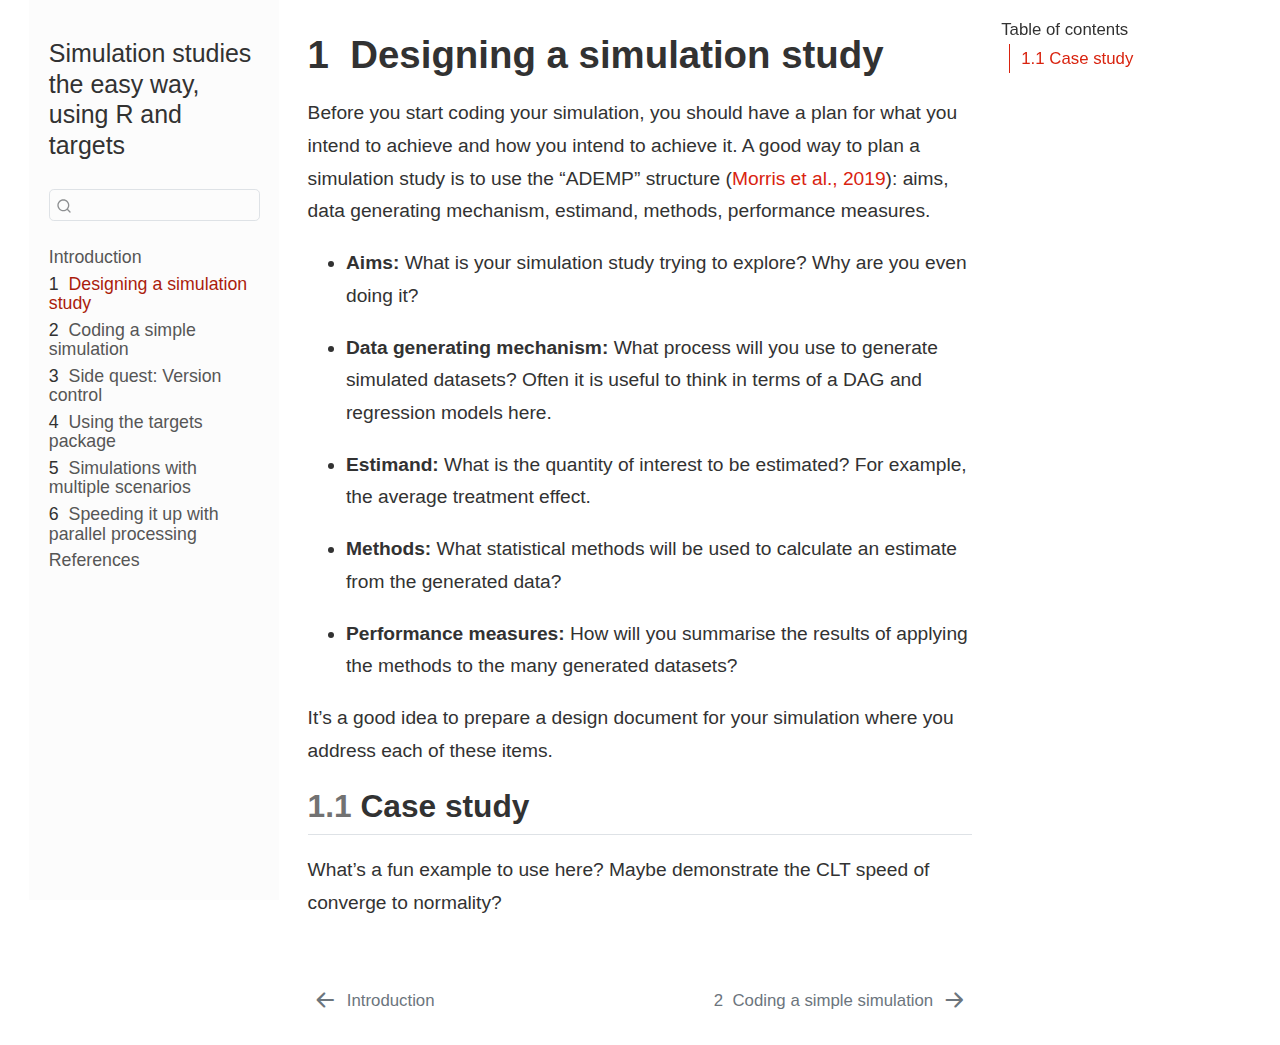
<file: _book/design.html>
<!DOCTYPE html>
<html xmlns="http://www.w3.org/1999/xhtml" lang="en" xml:lang="en"><head>

<meta charset="utf-8">
<meta name="generator" content="quarto-1.7.31">

<meta name="viewport" content="width=device-width, initial-scale=1.0, user-scalable=yes">


<title>1&nbsp; Designing a simulation study – Simulation studies the easy way, using R and targets</title>
<style>
code{white-space: pre-wrap;}
span.smallcaps{font-variant: small-caps;}
div.columns{display: flex; gap: min(4vw, 1.5em);}
div.column{flex: auto; overflow-x: auto;}
div.hanging-indent{margin-left: 1.5em; text-indent: -1.5em;}
ul.task-list{list-style: none;}
ul.task-list li input[type="checkbox"] {
  width: 0.8em;
  margin: 0 0.8em 0.2em -1em; /* quarto-specific, see https://github.com/quarto-dev/quarto-cli/issues/4556 */ 
  vertical-align: middle;
}
/* CSS for citations */
div.csl-bib-body { }
div.csl-entry {
  clear: both;
  margin-bottom: 0em;
}
.hanging-indent div.csl-entry {
  margin-left:2em;
  text-indent:-2em;
}
div.csl-left-margin {
  min-width:2em;
  float:left;
}
div.csl-right-inline {
  margin-left:2em;
  padding-left:1em;
}
div.csl-indent {
  margin-left: 2em;
}</style>


<script src="site_libs/quarto-nav/quarto-nav.js"></script>
<script src="site_libs/quarto-nav/headroom.min.js"></script>
<script src="site_libs/clipboard/clipboard.min.js"></script>
<script src="site_libs/quarto-search/autocomplete.umd.js"></script>
<script src="site_libs/quarto-search/fuse.min.js"></script>
<script src="site_libs/quarto-search/quarto-search.js"></script>
<meta name="quarto:offset" content="./">
<link href="./simple-simulation.html" rel="next">
<link href="./index.html" rel="prev">
<script src="site_libs/quarto-html/quarto.js" type="module"></script>
<script src="site_libs/quarto-html/tabsets/tabsets.js" type="module"></script>
<script src="site_libs/quarto-html/popper.min.js"></script>
<script src="site_libs/quarto-html/tippy.umd.min.js"></script>
<script src="site_libs/quarto-html/anchor.min.js"></script>
<link href="site_libs/quarto-html/tippy.css" rel="stylesheet">
<link href="site_libs/quarto-html/quarto-syntax-highlighting-e1a5c8363afafaef2c763b6775fbf3ca.css" rel="stylesheet" id="quarto-text-highlighting-styles">
<script src="site_libs/bootstrap/bootstrap.min.js"></script>
<link href="site_libs/bootstrap/bootstrap-icons.css" rel="stylesheet">
<link href="site_libs/bootstrap/bootstrap-98af437a075db556b66f701f076d5663.min.css" rel="stylesheet" append-hash="true" id="quarto-bootstrap" data-mode="light">
<script id="quarto-search-options" type="application/json">{
  "location": "sidebar",
  "copy-button": false,
  "collapse-after": 3,
  "panel-placement": "start",
  "type": "textbox",
  "limit": 50,
  "keyboard-shortcut": [
    "f",
    "/",
    "s"
  ],
  "show-item-context": false,
  "language": {
    "search-no-results-text": "No results",
    "search-matching-documents-text": "matching documents",
    "search-copy-link-title": "Copy link to search",
    "search-hide-matches-text": "Hide additional matches",
    "search-more-match-text": "more match in this document",
    "search-more-matches-text": "more matches in this document",
    "search-clear-button-title": "Clear",
    "search-text-placeholder": "",
    "search-detached-cancel-button-title": "Cancel",
    "search-submit-button-title": "Submit",
    "search-label": "Search"
  }
}</script>


</head>

<body class="nav-sidebar floating quarto-light">

<div id="quarto-search-results"></div>
  <header id="quarto-header" class="headroom fixed-top">
  <nav class="quarto-secondary-nav">
    <div class="container-fluid d-flex">
      <button type="button" class="quarto-btn-toggle btn" data-bs-toggle="collapse" role="button" data-bs-target=".quarto-sidebar-collapse-item" aria-controls="quarto-sidebar" aria-expanded="false" aria-label="Toggle sidebar navigation" onclick="if (window.quartoToggleHeadroom) { window.quartoToggleHeadroom(); }">
        <i class="bi bi-layout-text-sidebar-reverse"></i>
      </button>
        <nav class="quarto-page-breadcrumbs" aria-label="breadcrumb"><ol class="breadcrumb"><li class="breadcrumb-item"><a href="./design.html"><span class="chapter-number">1</span>&nbsp; <span class="chapter-title">Designing a simulation study</span></a></li></ol></nav>
        <a class="flex-grow-1" role="navigation" data-bs-toggle="collapse" data-bs-target=".quarto-sidebar-collapse-item" aria-controls="quarto-sidebar" aria-expanded="false" aria-label="Toggle sidebar navigation" onclick="if (window.quartoToggleHeadroom) { window.quartoToggleHeadroom(); }">      
        </a>
      <button type="button" class="btn quarto-search-button" aria-label="Search" onclick="window.quartoOpenSearch();">
        <i class="bi bi-search"></i>
      </button>
    </div>
  </nav>
</header>
<!-- content -->
<div id="quarto-content" class="quarto-container page-columns page-rows-contents page-layout-article">
<!-- sidebar -->
  <nav id="quarto-sidebar" class="sidebar collapse collapse-horizontal quarto-sidebar-collapse-item sidebar-navigation floating overflow-auto">
    <div class="pt-lg-2 mt-2 text-left sidebar-header">
    <div class="sidebar-title mb-0 py-0">
      <a href="./">Simulation studies the easy way, using R and targets</a> 
    </div>
      </div>
        <div class="mt-2 flex-shrink-0 align-items-center">
        <div class="sidebar-search">
        <div id="quarto-search" class="" title="Search"></div>
        </div>
        </div>
    <div class="sidebar-menu-container"> 
    <ul class="list-unstyled mt-1">
        <li class="sidebar-item">
  <div class="sidebar-item-container"> 
  <a href="./index.html" class="sidebar-item-text sidebar-link">
 <span class="menu-text">Introduction</span></a>
  </div>
</li>
        <li class="sidebar-item">
  <div class="sidebar-item-container"> 
  <a href="./design.html" class="sidebar-item-text sidebar-link active">
 <span class="menu-text"><span class="chapter-number">1</span>&nbsp; <span class="chapter-title">Designing a simulation study</span></span></a>
  </div>
</li>
        <li class="sidebar-item">
  <div class="sidebar-item-container"> 
  <a href="./simple-simulation.html" class="sidebar-item-text sidebar-link">
 <span class="menu-text"><span class="chapter-number">2</span>&nbsp; <span class="chapter-title">Coding a simple simulation</span></span></a>
  </div>
</li>
        <li class="sidebar-item">
  <div class="sidebar-item-container"> 
  <a href="./version-control.html" class="sidebar-item-text sidebar-link">
 <span class="menu-text"><span class="chapter-number">3</span>&nbsp; <span class="chapter-title">Side quest: Version control</span></span></a>
  </div>
</li>
        <li class="sidebar-item">
  <div class="sidebar-item-container"> 
  <a href="./using-targets.html" class="sidebar-item-text sidebar-link">
 <span class="menu-text"><span class="chapter-number">4</span>&nbsp; <span class="chapter-title">Using the targets package</span></span></a>
  </div>
</li>
        <li class="sidebar-item">
  <div class="sidebar-item-container"> 
  <a href="./multiple-scenarios.html" class="sidebar-item-text sidebar-link">
 <span class="menu-text"><span class="chapter-number">5</span>&nbsp; <span class="chapter-title">Simulations with multiple scenarios</span></span></a>
  </div>
</li>
        <li class="sidebar-item">
  <div class="sidebar-item-container"> 
  <a href="./parallel-processing.html" class="sidebar-item-text sidebar-link">
 <span class="menu-text"><span class="chapter-number">6</span>&nbsp; <span class="chapter-title">Speeding it up with parallel processing</span></span></a>
  </div>
</li>
        <li class="sidebar-item">
  <div class="sidebar-item-container"> 
  <a href="./references.html" class="sidebar-item-text sidebar-link">
 <span class="menu-text">References</span></a>
  </div>
</li>
    </ul>
    </div>
</nav>
<div id="quarto-sidebar-glass" class="quarto-sidebar-collapse-item" data-bs-toggle="collapse" data-bs-target=".quarto-sidebar-collapse-item"></div>
<!-- margin-sidebar -->
    <div id="quarto-margin-sidebar" class="sidebar margin-sidebar">
        <nav id="TOC" role="doc-toc" class="toc-active">
    <h2 id="toc-title">Table of contents</h2>
   
  <ul>
  <li><a href="#case-study" id="toc-case-study" class="nav-link active" data-scroll-target="#case-study"><span class="header-section-number">1.1</span> Case study</a></li>
  </ul>
</nav>
    </div>
<!-- main -->
<main class="content" id="quarto-document-content">

<header id="title-block-header" class="quarto-title-block default">
<div class="quarto-title">
<h1 class="title"><span class="chapter-number">1</span>&nbsp; <span class="chapter-title">Designing a simulation study</span></h1>
</div>



<div class="quarto-title-meta">

    
  
    
  </div>
  


</header>


<p>Before you start coding your simulation, you should have a plan for what you intend to achieve and how you intend to achieve it. A good way to plan a simulation study is to use the “ADEMP” structure <span class="citation" data-cites="morris2019usingsimulationstudies">(<a href="references.html#ref-morris2019usingsimulationstudies" role="doc-biblioref">Morris et al., 2019</a>)</span>: aims, data generating mechanism, estimand, methods, performance measures.</p>
<ul>
<li><p><strong>Aims:</strong> What is your simulation study trying to explore? Why are you even doing it?</p></li>
<li><p><strong>Data generating mechanism:</strong> What process will you use to generate simulated datasets? Often it is useful to think in terms of a DAG and regression models here.</p></li>
<li><p><strong>Estimand:</strong> What is the quantity of interest to be estimated? For example, the average treatment effect.</p></li>
<li><p><strong>Methods:</strong> What statistical methods will be used to calculate an estimate from the generated data?</p></li>
<li><p><strong>Performance measures:</strong> How will you summarise the results of applying the methods to the many generated datasets?</p></li>
</ul>
<p>It’s a good idea to prepare a design document for your simulation where you address each of these items.</p>
<section id="case-study" class="level2" data-number="1.1">
<h2 data-number="1.1" class="anchored" data-anchor-id="case-study"><span class="header-section-number">1.1</span> Case study</h2>
<p>What’s a fun example to use here? Maybe demonstrate the CLT speed of converge to normality?</p>


<div id="refs" class="references csl-bib-body hanging-indent" data-entry-spacing="0" data-line-spacing="2" role="list" style="display: none">
<div id="ref-morris2019usingsimulationstudies" class="csl-entry" role="listitem">
Morris, T. P., White, I. R., &amp; Crowther, M. J. (2019). Using simulation studies to evaluate statistical methods. <em>Statistics in Medicine</em>, <em>38</em>(11), 2074–2102. <a href="https://doi.org/10.1002/sim.8086">https://doi.org/10.1002/sim.8086</a>
</div>
</div>
</section>

</main> <!-- /main -->
<script id="quarto-html-after-body" type="application/javascript">
  window.document.addEventListener("DOMContentLoaded", function (event) {
    const icon = "";
    const anchorJS = new window.AnchorJS();
    anchorJS.options = {
      placement: 'right',
      icon: icon
    };
    anchorJS.add('.anchored');
    const isCodeAnnotation = (el) => {
      for (const clz of el.classList) {
        if (clz.startsWith('code-annotation-')) {                     
          return true;
        }
      }
      return false;
    }
    const onCopySuccess = function(e) {
      // button target
      const button = e.trigger;
      // don't keep focus
      button.blur();
      // flash "checked"
      button.classList.add('code-copy-button-checked');
      var currentTitle = button.getAttribute("title");
      button.setAttribute("title", "Copied!");
      let tooltip;
      if (window.bootstrap) {
        button.setAttribute("data-bs-toggle", "tooltip");
        button.setAttribute("data-bs-placement", "left");
        button.setAttribute("data-bs-title", "Copied!");
        tooltip = new bootstrap.Tooltip(button, 
          { trigger: "manual", 
            customClass: "code-copy-button-tooltip",
            offset: [0, -8]});
        tooltip.show();    
      }
      setTimeout(function() {
        if (tooltip) {
          tooltip.hide();
          button.removeAttribute("data-bs-title");
          button.removeAttribute("data-bs-toggle");
          button.removeAttribute("data-bs-placement");
        }
        button.setAttribute("title", currentTitle);
        button.classList.remove('code-copy-button-checked');
      }, 1000);
      // clear code selection
      e.clearSelection();
    }
    const getTextToCopy = function(trigger) {
        const codeEl = trigger.previousElementSibling.cloneNode(true);
        for (const childEl of codeEl.children) {
          if (isCodeAnnotation(childEl)) {
            childEl.remove();
          }
        }
        return codeEl.innerText;
    }
    const clipboard = new window.ClipboardJS('.code-copy-button:not([data-in-quarto-modal])', {
      text: getTextToCopy
    });
    clipboard.on('success', onCopySuccess);
    if (window.document.getElementById('quarto-embedded-source-code-modal')) {
      const clipboardModal = new window.ClipboardJS('.code-copy-button[data-in-quarto-modal]', {
        text: getTextToCopy,
        container: window.document.getElementById('quarto-embedded-source-code-modal')
      });
      clipboardModal.on('success', onCopySuccess);
    }
      var localhostRegex = new RegExp(/^(?:http|https):\/\/localhost\:?[0-9]*\//);
      var mailtoRegex = new RegExp(/^mailto:/);
        var filterRegex = new RegExp('/' + window.location.host + '/');
      var isInternal = (href) => {
          return filterRegex.test(href) || localhostRegex.test(href) || mailtoRegex.test(href);
      }
      // Inspect non-navigation links and adorn them if external
     var links = window.document.querySelectorAll('a[href]:not(.nav-link):not(.navbar-brand):not(.toc-action):not(.sidebar-link):not(.sidebar-item-toggle):not(.pagination-link):not(.no-external):not([aria-hidden]):not(.dropdown-item):not(.quarto-navigation-tool):not(.about-link)');
      for (var i=0; i<links.length; i++) {
        const link = links[i];
        if (!isInternal(link.href)) {
          // undo the damage that might have been done by quarto-nav.js in the case of
          // links that we want to consider external
          if (link.dataset.originalHref !== undefined) {
            link.href = link.dataset.originalHref;
          }
        }
      }
    function tippyHover(el, contentFn, onTriggerFn, onUntriggerFn) {
      const config = {
        allowHTML: true,
        maxWidth: 500,
        delay: 100,
        arrow: false,
        appendTo: function(el) {
            return el.parentElement;
        },
        interactive: true,
        interactiveBorder: 10,
        theme: 'quarto',
        placement: 'bottom-start',
      };
      if (contentFn) {
        config.content = contentFn;
      }
      if (onTriggerFn) {
        config.onTrigger = onTriggerFn;
      }
      if (onUntriggerFn) {
        config.onUntrigger = onUntriggerFn;
      }
      window.tippy(el, config); 
    }
    const noterefs = window.document.querySelectorAll('a[role="doc-noteref"]');
    for (var i=0; i<noterefs.length; i++) {
      const ref = noterefs[i];
      tippyHover(ref, function() {
        // use id or data attribute instead here
        let href = ref.getAttribute('data-footnote-href') || ref.getAttribute('href');
        try { href = new URL(href).hash; } catch {}
        const id = href.replace(/^#\/?/, "");
        const note = window.document.getElementById(id);
        if (note) {
          return note.innerHTML;
        } else {
          return "";
        }
      });
    }
    const xrefs = window.document.querySelectorAll('a.quarto-xref');
    const processXRef = (id, note) => {
      // Strip column container classes
      const stripColumnClz = (el) => {
        el.classList.remove("page-full", "page-columns");
        if (el.children) {
          for (const child of el.children) {
            stripColumnClz(child);
          }
        }
      }
      stripColumnClz(note)
      if (id === null || id.startsWith('sec-')) {
        // Special case sections, only their first couple elements
        const container = document.createElement("div");
        if (note.children && note.children.length > 2) {
          container.appendChild(note.children[0].cloneNode(true));
          for (let i = 1; i < note.children.length; i++) {
            const child = note.children[i];
            if (child.tagName === "P" && child.innerText === "") {
              continue;
            } else {
              container.appendChild(child.cloneNode(true));
              break;
            }
          }
          if (window.Quarto?.typesetMath) {
            window.Quarto.typesetMath(container);
          }
          return container.innerHTML
        } else {
          if (window.Quarto?.typesetMath) {
            window.Quarto.typesetMath(note);
          }
          return note.innerHTML;
        }
      } else {
        // Remove any anchor links if they are present
        const anchorLink = note.querySelector('a.anchorjs-link');
        if (anchorLink) {
          anchorLink.remove();
        }
        if (window.Quarto?.typesetMath) {
          window.Quarto.typesetMath(note);
        }
        if (note.classList.contains("callout")) {
          return note.outerHTML;
        } else {
          return note.innerHTML;
        }
      }
    }
    for (var i=0; i<xrefs.length; i++) {
      const xref = xrefs[i];
      tippyHover(xref, undefined, function(instance) {
        instance.disable();
        let url = xref.getAttribute('href');
        let hash = undefined; 
        if (url.startsWith('#')) {
          hash = url;
        } else {
          try { hash = new URL(url).hash; } catch {}
        }
        if (hash) {
          const id = hash.replace(/^#\/?/, "");
          const note = window.document.getElementById(id);
          if (note !== null) {
            try {
              const html = processXRef(id, note.cloneNode(true));
              instance.setContent(html);
            } finally {
              instance.enable();
              instance.show();
            }
          } else {
            // See if we can fetch this
            fetch(url.split('#')[0])
            .then(res => res.text())
            .then(html => {
              const parser = new DOMParser();
              const htmlDoc = parser.parseFromString(html, "text/html");
              const note = htmlDoc.getElementById(id);
              if (note !== null) {
                const html = processXRef(id, note);
                instance.setContent(html);
              } 
            }).finally(() => {
              instance.enable();
              instance.show();
            });
          }
        } else {
          // See if we can fetch a full url (with no hash to target)
          // This is a special case and we should probably do some content thinning / targeting
          fetch(url)
          .then(res => res.text())
          .then(html => {
            const parser = new DOMParser();
            const htmlDoc = parser.parseFromString(html, "text/html");
            const note = htmlDoc.querySelector('main.content');
            if (note !== null) {
              // This should only happen for chapter cross references
              // (since there is no id in the URL)
              // remove the first header
              if (note.children.length > 0 && note.children[0].tagName === "HEADER") {
                note.children[0].remove();
              }
              const html = processXRef(null, note);
              instance.setContent(html);
            } 
          }).finally(() => {
            instance.enable();
            instance.show();
          });
        }
      }, function(instance) {
      });
    }
        let selectedAnnoteEl;
        const selectorForAnnotation = ( cell, annotation) => {
          let cellAttr = 'data-code-cell="' + cell + '"';
          let lineAttr = 'data-code-annotation="' +  annotation + '"';
          const selector = 'span[' + cellAttr + '][' + lineAttr + ']';
          return selector;
        }
        const selectCodeLines = (annoteEl) => {
          const doc = window.document;
          const targetCell = annoteEl.getAttribute("data-target-cell");
          const targetAnnotation = annoteEl.getAttribute("data-target-annotation");
          const annoteSpan = window.document.querySelector(selectorForAnnotation(targetCell, targetAnnotation));
          const lines = annoteSpan.getAttribute("data-code-lines").split(",");
          const lineIds = lines.map((line) => {
            return targetCell + "-" + line;
          })
          let top = null;
          let height = null;
          let parent = null;
          if (lineIds.length > 0) {
              //compute the position of the single el (top and bottom and make a div)
              const el = window.document.getElementById(lineIds[0]);
              top = el.offsetTop;
              height = el.offsetHeight;
              parent = el.parentElement.parentElement;
            if (lineIds.length > 1) {
              const lastEl = window.document.getElementById(lineIds[lineIds.length - 1]);
              const bottom = lastEl.offsetTop + lastEl.offsetHeight;
              height = bottom - top;
            }
            if (top !== null && height !== null && parent !== null) {
              // cook up a div (if necessary) and position it 
              let div = window.document.getElementById("code-annotation-line-highlight");
              if (div === null) {
                div = window.document.createElement("div");
                div.setAttribute("id", "code-annotation-line-highlight");
                div.style.position = 'absolute';
                parent.appendChild(div);
              }
              div.style.top = top - 2 + "px";
              div.style.height = height + 4 + "px";
              div.style.left = 0;
              let gutterDiv = window.document.getElementById("code-annotation-line-highlight-gutter");
              if (gutterDiv === null) {
                gutterDiv = window.document.createElement("div");
                gutterDiv.setAttribute("id", "code-annotation-line-highlight-gutter");
                gutterDiv.style.position = 'absolute';
                const codeCell = window.document.getElementById(targetCell);
                const gutter = codeCell.querySelector('.code-annotation-gutter');
                gutter.appendChild(gutterDiv);
              }
              gutterDiv.style.top = top - 2 + "px";
              gutterDiv.style.height = height + 4 + "px";
            }
            selectedAnnoteEl = annoteEl;
          }
        };
        const unselectCodeLines = () => {
          const elementsIds = ["code-annotation-line-highlight", "code-annotation-line-highlight-gutter"];
          elementsIds.forEach((elId) => {
            const div = window.document.getElementById(elId);
            if (div) {
              div.remove();
            }
          });
          selectedAnnoteEl = undefined;
        };
          // Handle positioning of the toggle
      window.addEventListener(
        "resize",
        throttle(() => {
          elRect = undefined;
          if (selectedAnnoteEl) {
            selectCodeLines(selectedAnnoteEl);
          }
        }, 10)
      );
      function throttle(fn, ms) {
      let throttle = false;
      let timer;
        return (...args) => {
          if(!throttle) { // first call gets through
              fn.apply(this, args);
              throttle = true;
          } else { // all the others get throttled
              if(timer) clearTimeout(timer); // cancel #2
              timer = setTimeout(() => {
                fn.apply(this, args);
                timer = throttle = false;
              }, ms);
          }
        };
      }
        // Attach click handler to the DT
        const annoteDls = window.document.querySelectorAll('dt[data-target-cell]');
        for (const annoteDlNode of annoteDls) {
          annoteDlNode.addEventListener('click', (event) => {
            const clickedEl = event.target;
            if (clickedEl !== selectedAnnoteEl) {
              unselectCodeLines();
              const activeEl = window.document.querySelector('dt[data-target-cell].code-annotation-active');
              if (activeEl) {
                activeEl.classList.remove('code-annotation-active');
              }
              selectCodeLines(clickedEl);
              clickedEl.classList.add('code-annotation-active');
            } else {
              // Unselect the line
              unselectCodeLines();
              clickedEl.classList.remove('code-annotation-active');
            }
          });
        }
    const findCites = (el) => {
      const parentEl = el.parentElement;
      if (parentEl) {
        const cites = parentEl.dataset.cites;
        if (cites) {
          return {
            el,
            cites: cites.split(' ')
          };
        } else {
          return findCites(el.parentElement)
        }
      } else {
        return undefined;
      }
    };
    var bibliorefs = window.document.querySelectorAll('a[role="doc-biblioref"]');
    for (var i=0; i<bibliorefs.length; i++) {
      const ref = bibliorefs[i];
      const citeInfo = findCites(ref);
      if (citeInfo) {
        tippyHover(citeInfo.el, function() {
          var popup = window.document.createElement('div');
          citeInfo.cites.forEach(function(cite) {
            var citeDiv = window.document.createElement('div');
            citeDiv.classList.add('hanging-indent');
            citeDiv.classList.add('csl-entry');
            var biblioDiv = window.document.getElementById('ref-' + cite);
            if (biblioDiv) {
              citeDiv.innerHTML = biblioDiv.innerHTML;
            }
            popup.appendChild(citeDiv);
          });
          return popup.innerHTML;
        });
      }
    }
  });
  </script>
<nav class="page-navigation">
  <div class="nav-page nav-page-previous">
      <a href="./index.html" class="pagination-link" aria-label="Introduction">
        <i class="bi bi-arrow-left-short"></i> <span class="nav-page-text">Introduction</span>
      </a>          
  </div>
  <div class="nav-page nav-page-next">
      <a href="./simple-simulation.html" class="pagination-link" aria-label="Coding a simple simulation">
        <span class="nav-page-text"><span class="chapter-number">2</span>&nbsp; <span class="chapter-title">Coding a simple simulation</span></span> <i class="bi bi-arrow-right-short"></i>
      </a>
  </div>
</nav>
</div> <!-- /content -->




</body></html>
</file>
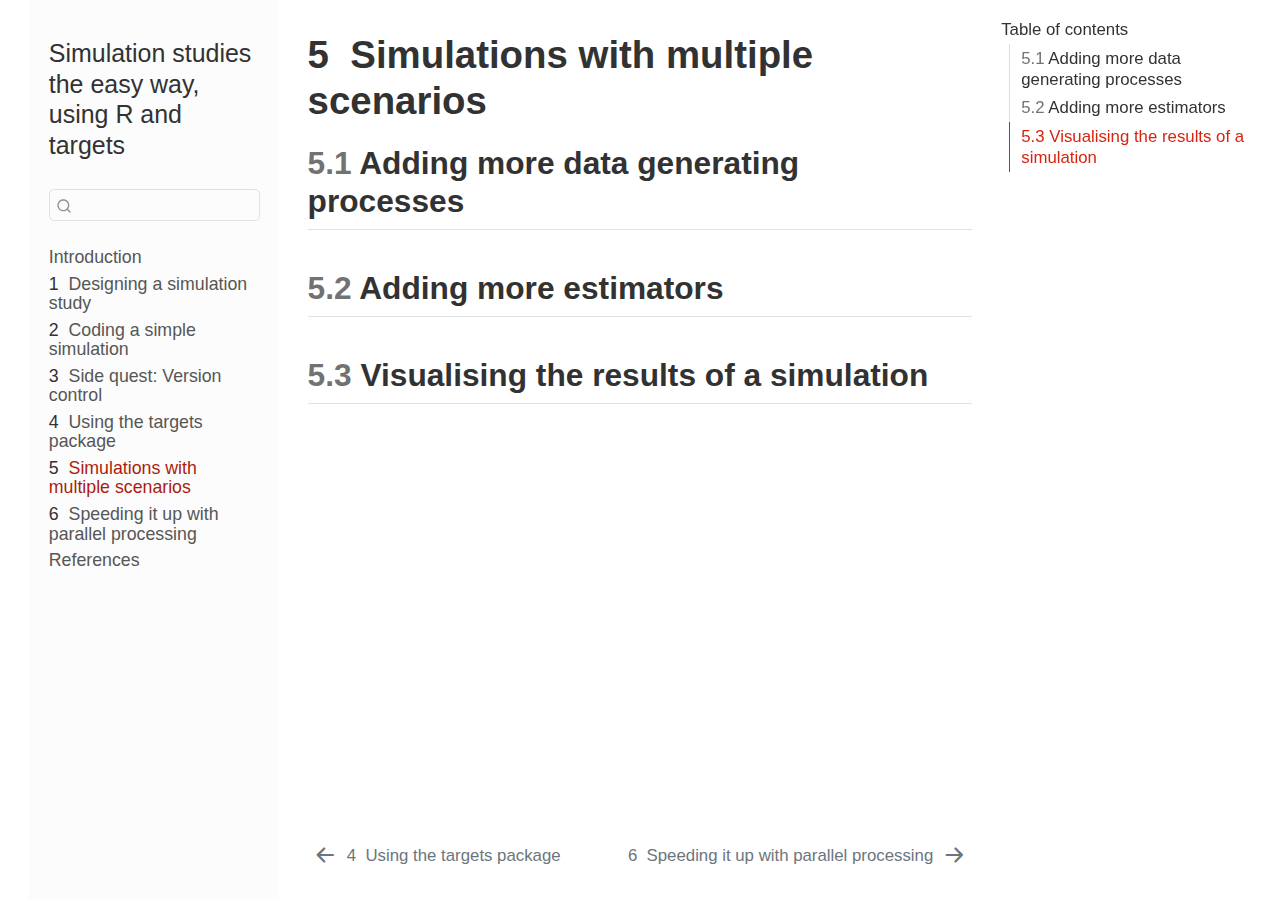
<file: _book/multiple-scenarios.html>
<!DOCTYPE html>
<html xmlns="http://www.w3.org/1999/xhtml" lang="en" xml:lang="en"><head>

<meta charset="utf-8">
<meta name="generator" content="quarto-1.7.31">

<meta name="viewport" content="width=device-width, initial-scale=1.0, user-scalable=yes">


<title>5&nbsp; Simulations with multiple scenarios – Simulation studies the easy way, using R and targets</title>
<style>
code{white-space: pre-wrap;}
span.smallcaps{font-variant: small-caps;}
div.columns{display: flex; gap: min(4vw, 1.5em);}
div.column{flex: auto; overflow-x: auto;}
div.hanging-indent{margin-left: 1.5em; text-indent: -1.5em;}
ul.task-list{list-style: none;}
ul.task-list li input[type="checkbox"] {
  width: 0.8em;
  margin: 0 0.8em 0.2em -1em; /* quarto-specific, see https://github.com/quarto-dev/quarto-cli/issues/4556 */ 
  vertical-align: middle;
}
</style>


<script src="site_libs/quarto-nav/quarto-nav.js"></script>
<script src="site_libs/quarto-nav/headroom.min.js"></script>
<script src="site_libs/clipboard/clipboard.min.js"></script>
<script src="site_libs/quarto-search/autocomplete.umd.js"></script>
<script src="site_libs/quarto-search/fuse.min.js"></script>
<script src="site_libs/quarto-search/quarto-search.js"></script>
<meta name="quarto:offset" content="./">
<link href="./parallel-processing.html" rel="next">
<link href="./using-targets.html" rel="prev">
<script src="site_libs/quarto-html/quarto.js" type="module"></script>
<script src="site_libs/quarto-html/tabsets/tabsets.js" type="module"></script>
<script src="site_libs/quarto-html/popper.min.js"></script>
<script src="site_libs/quarto-html/tippy.umd.min.js"></script>
<script src="site_libs/quarto-html/anchor.min.js"></script>
<link href="site_libs/quarto-html/tippy.css" rel="stylesheet">
<link href="site_libs/quarto-html/quarto-syntax-highlighting-e1a5c8363afafaef2c763b6775fbf3ca.css" rel="stylesheet" id="quarto-text-highlighting-styles">
<script src="site_libs/bootstrap/bootstrap.min.js"></script>
<link href="site_libs/bootstrap/bootstrap-icons.css" rel="stylesheet">
<link href="site_libs/bootstrap/bootstrap-98af437a075db556b66f701f076d5663.min.css" rel="stylesheet" append-hash="true" id="quarto-bootstrap" data-mode="light">
<script id="quarto-search-options" type="application/json">{
  "location": "sidebar",
  "copy-button": false,
  "collapse-after": 3,
  "panel-placement": "start",
  "type": "textbox",
  "limit": 50,
  "keyboard-shortcut": [
    "f",
    "/",
    "s"
  ],
  "show-item-context": false,
  "language": {
    "search-no-results-text": "No results",
    "search-matching-documents-text": "matching documents",
    "search-copy-link-title": "Copy link to search",
    "search-hide-matches-text": "Hide additional matches",
    "search-more-match-text": "more match in this document",
    "search-more-matches-text": "more matches in this document",
    "search-clear-button-title": "Clear",
    "search-text-placeholder": "",
    "search-detached-cancel-button-title": "Cancel",
    "search-submit-button-title": "Submit",
    "search-label": "Search"
  }
}</script>


</head>

<body class="nav-sidebar floating quarto-light">

<div id="quarto-search-results"></div>
  <header id="quarto-header" class="headroom fixed-top">
  <nav class="quarto-secondary-nav">
    <div class="container-fluid d-flex">
      <button type="button" class="quarto-btn-toggle btn" data-bs-toggle="collapse" role="button" data-bs-target=".quarto-sidebar-collapse-item" aria-controls="quarto-sidebar" aria-expanded="false" aria-label="Toggle sidebar navigation" onclick="if (window.quartoToggleHeadroom) { window.quartoToggleHeadroom(); }">
        <i class="bi bi-layout-text-sidebar-reverse"></i>
      </button>
        <nav class="quarto-page-breadcrumbs" aria-label="breadcrumb"><ol class="breadcrumb"><li class="breadcrumb-item"><a href="./multiple-scenarios.html"><span class="chapter-number">5</span>&nbsp; <span class="chapter-title">Simulations with multiple scenarios</span></a></li></ol></nav>
        <a class="flex-grow-1" role="navigation" data-bs-toggle="collapse" data-bs-target=".quarto-sidebar-collapse-item" aria-controls="quarto-sidebar" aria-expanded="false" aria-label="Toggle sidebar navigation" onclick="if (window.quartoToggleHeadroom) { window.quartoToggleHeadroom(); }">      
        </a>
      <button type="button" class="btn quarto-search-button" aria-label="Search" onclick="window.quartoOpenSearch();">
        <i class="bi bi-search"></i>
      </button>
    </div>
  </nav>
</header>
<!-- content -->
<div id="quarto-content" class="quarto-container page-columns page-rows-contents page-layout-article">
<!-- sidebar -->
  <nav id="quarto-sidebar" class="sidebar collapse collapse-horizontal quarto-sidebar-collapse-item sidebar-navigation floating overflow-auto">
    <div class="pt-lg-2 mt-2 text-left sidebar-header">
    <div class="sidebar-title mb-0 py-0">
      <a href="./">Simulation studies the easy way, using R and targets</a> 
    </div>
      </div>
        <div class="mt-2 flex-shrink-0 align-items-center">
        <div class="sidebar-search">
        <div id="quarto-search" class="" title="Search"></div>
        </div>
        </div>
    <div class="sidebar-menu-container"> 
    <ul class="list-unstyled mt-1">
        <li class="sidebar-item">
  <div class="sidebar-item-container"> 
  <a href="./index.html" class="sidebar-item-text sidebar-link">
 <span class="menu-text">Introduction</span></a>
  </div>
</li>
        <li class="sidebar-item">
  <div class="sidebar-item-container"> 
  <a href="./design.html" class="sidebar-item-text sidebar-link">
 <span class="menu-text"><span class="chapter-number">1</span>&nbsp; <span class="chapter-title">Designing a simulation study</span></span></a>
  </div>
</li>
        <li class="sidebar-item">
  <div class="sidebar-item-container"> 
  <a href="./simple-simulation.html" class="sidebar-item-text sidebar-link">
 <span class="menu-text"><span class="chapter-number">2</span>&nbsp; <span class="chapter-title">Coding a simple simulation</span></span></a>
  </div>
</li>
        <li class="sidebar-item">
  <div class="sidebar-item-container"> 
  <a href="./version-control.html" class="sidebar-item-text sidebar-link">
 <span class="menu-text"><span class="chapter-number">3</span>&nbsp; <span class="chapter-title">Side quest: Version control</span></span></a>
  </div>
</li>
        <li class="sidebar-item">
  <div class="sidebar-item-container"> 
  <a href="./using-targets.html" class="sidebar-item-text sidebar-link">
 <span class="menu-text"><span class="chapter-number">4</span>&nbsp; <span class="chapter-title">Using the targets package</span></span></a>
  </div>
</li>
        <li class="sidebar-item">
  <div class="sidebar-item-container"> 
  <a href="./multiple-scenarios.html" class="sidebar-item-text sidebar-link active">
 <span class="menu-text"><span class="chapter-number">5</span>&nbsp; <span class="chapter-title">Simulations with multiple scenarios</span></span></a>
  </div>
</li>
        <li class="sidebar-item">
  <div class="sidebar-item-container"> 
  <a href="./parallel-processing.html" class="sidebar-item-text sidebar-link">
 <span class="menu-text"><span class="chapter-number">6</span>&nbsp; <span class="chapter-title">Speeding it up with parallel processing</span></span></a>
  </div>
</li>
        <li class="sidebar-item">
  <div class="sidebar-item-container"> 
  <a href="./references.html" class="sidebar-item-text sidebar-link">
 <span class="menu-text">References</span></a>
  </div>
</li>
    </ul>
    </div>
</nav>
<div id="quarto-sidebar-glass" class="quarto-sidebar-collapse-item" data-bs-toggle="collapse" data-bs-target=".quarto-sidebar-collapse-item"></div>
<!-- margin-sidebar -->
    <div id="quarto-margin-sidebar" class="sidebar margin-sidebar">
        <nav id="TOC" role="doc-toc" class="toc-active">
    <h2 id="toc-title">Table of contents</h2>
   
  <ul>
  <li><a href="#adding-more-data-generating-processes" id="toc-adding-more-data-generating-processes" class="nav-link active" data-scroll-target="#adding-more-data-generating-processes"><span class="header-section-number">5.1</span> Adding more data generating processes</a></li>
  <li><a href="#adding-more-estimators" id="toc-adding-more-estimators" class="nav-link" data-scroll-target="#adding-more-estimators"><span class="header-section-number">5.2</span> Adding more estimators</a></li>
  <li><a href="#visualising-the-results-of-a-simulation" id="toc-visualising-the-results-of-a-simulation" class="nav-link" data-scroll-target="#visualising-the-results-of-a-simulation"><span class="header-section-number">5.3</span> Visualising the results of a simulation</a></li>
  </ul>
</nav>
    </div>
<!-- main -->
<main class="content" id="quarto-document-content">

<header id="title-block-header" class="quarto-title-block default">
<div class="quarto-title">
<h1 class="title"><span class="chapter-number">5</span>&nbsp; <span class="chapter-title">Simulations with multiple scenarios</span></h1>
</div>



<div class="quarto-title-meta">

    
  
    
  </div>
  


</header>


<section id="adding-more-data-generating-processes" class="level2" data-number="5.1">
<h2 data-number="5.1" class="anchored" data-anchor-id="adding-more-data-generating-processes"><span class="header-section-number">5.1</span> Adding more data generating processes</h2>
</section>
<section id="adding-more-estimators" class="level2" data-number="5.2">
<h2 data-number="5.2" class="anchored" data-anchor-id="adding-more-estimators"><span class="header-section-number">5.2</span> Adding more estimators</h2>
</section>
<section id="visualising-the-results-of-a-simulation" class="level2" data-number="5.3">
<h2 data-number="5.3" class="anchored" data-anchor-id="visualising-the-results-of-a-simulation"><span class="header-section-number">5.3</span> Visualising the results of a simulation</h2>


</section>

</main> <!-- /main -->
<script id="quarto-html-after-body" type="application/javascript">
  window.document.addEventListener("DOMContentLoaded", function (event) {
    const icon = "";
    const anchorJS = new window.AnchorJS();
    anchorJS.options = {
      placement: 'right',
      icon: icon
    };
    anchorJS.add('.anchored');
    const isCodeAnnotation = (el) => {
      for (const clz of el.classList) {
        if (clz.startsWith('code-annotation-')) {                     
          return true;
        }
      }
      return false;
    }
    const onCopySuccess = function(e) {
      // button target
      const button = e.trigger;
      // don't keep focus
      button.blur();
      // flash "checked"
      button.classList.add('code-copy-button-checked');
      var currentTitle = button.getAttribute("title");
      button.setAttribute("title", "Copied!");
      let tooltip;
      if (window.bootstrap) {
        button.setAttribute("data-bs-toggle", "tooltip");
        button.setAttribute("data-bs-placement", "left");
        button.setAttribute("data-bs-title", "Copied!");
        tooltip = new bootstrap.Tooltip(button, 
          { trigger: "manual", 
            customClass: "code-copy-button-tooltip",
            offset: [0, -8]});
        tooltip.show();    
      }
      setTimeout(function() {
        if (tooltip) {
          tooltip.hide();
          button.removeAttribute("data-bs-title");
          button.removeAttribute("data-bs-toggle");
          button.removeAttribute("data-bs-placement");
        }
        button.setAttribute("title", currentTitle);
        button.classList.remove('code-copy-button-checked');
      }, 1000);
      // clear code selection
      e.clearSelection();
    }
    const getTextToCopy = function(trigger) {
        const codeEl = trigger.previousElementSibling.cloneNode(true);
        for (const childEl of codeEl.children) {
          if (isCodeAnnotation(childEl)) {
            childEl.remove();
          }
        }
        return codeEl.innerText;
    }
    const clipboard = new window.ClipboardJS('.code-copy-button:not([data-in-quarto-modal])', {
      text: getTextToCopy
    });
    clipboard.on('success', onCopySuccess);
    if (window.document.getElementById('quarto-embedded-source-code-modal')) {
      const clipboardModal = new window.ClipboardJS('.code-copy-button[data-in-quarto-modal]', {
        text: getTextToCopy,
        container: window.document.getElementById('quarto-embedded-source-code-modal')
      });
      clipboardModal.on('success', onCopySuccess);
    }
      var localhostRegex = new RegExp(/^(?:http|https):\/\/localhost\:?[0-9]*\//);
      var mailtoRegex = new RegExp(/^mailto:/);
        var filterRegex = new RegExp('/' + window.location.host + '/');
      var isInternal = (href) => {
          return filterRegex.test(href) || localhostRegex.test(href) || mailtoRegex.test(href);
      }
      // Inspect non-navigation links and adorn them if external
     var links = window.document.querySelectorAll('a[href]:not(.nav-link):not(.navbar-brand):not(.toc-action):not(.sidebar-link):not(.sidebar-item-toggle):not(.pagination-link):not(.no-external):not([aria-hidden]):not(.dropdown-item):not(.quarto-navigation-tool):not(.about-link)');
      for (var i=0; i<links.length; i++) {
        const link = links[i];
        if (!isInternal(link.href)) {
          // undo the damage that might have been done by quarto-nav.js in the case of
          // links that we want to consider external
          if (link.dataset.originalHref !== undefined) {
            link.href = link.dataset.originalHref;
          }
        }
      }
    function tippyHover(el, contentFn, onTriggerFn, onUntriggerFn) {
      const config = {
        allowHTML: true,
        maxWidth: 500,
        delay: 100,
        arrow: false,
        appendTo: function(el) {
            return el.parentElement;
        },
        interactive: true,
        interactiveBorder: 10,
        theme: 'quarto',
        placement: 'bottom-start',
      };
      if (contentFn) {
        config.content = contentFn;
      }
      if (onTriggerFn) {
        config.onTrigger = onTriggerFn;
      }
      if (onUntriggerFn) {
        config.onUntrigger = onUntriggerFn;
      }
      window.tippy(el, config); 
    }
    const noterefs = window.document.querySelectorAll('a[role="doc-noteref"]');
    for (var i=0; i<noterefs.length; i++) {
      const ref = noterefs[i];
      tippyHover(ref, function() {
        // use id or data attribute instead here
        let href = ref.getAttribute('data-footnote-href') || ref.getAttribute('href');
        try { href = new URL(href).hash; } catch {}
        const id = href.replace(/^#\/?/, "");
        const note = window.document.getElementById(id);
        if (note) {
          return note.innerHTML;
        } else {
          return "";
        }
      });
    }
    const xrefs = window.document.querySelectorAll('a.quarto-xref');
    const processXRef = (id, note) => {
      // Strip column container classes
      const stripColumnClz = (el) => {
        el.classList.remove("page-full", "page-columns");
        if (el.children) {
          for (const child of el.children) {
            stripColumnClz(child);
          }
        }
      }
      stripColumnClz(note)
      if (id === null || id.startsWith('sec-')) {
        // Special case sections, only their first couple elements
        const container = document.createElement("div");
        if (note.children && note.children.length > 2) {
          container.appendChild(note.children[0].cloneNode(true));
          for (let i = 1; i < note.children.length; i++) {
            const child = note.children[i];
            if (child.tagName === "P" && child.innerText === "") {
              continue;
            } else {
              container.appendChild(child.cloneNode(true));
              break;
            }
          }
          if (window.Quarto?.typesetMath) {
            window.Quarto.typesetMath(container);
          }
          return container.innerHTML
        } else {
          if (window.Quarto?.typesetMath) {
            window.Quarto.typesetMath(note);
          }
          return note.innerHTML;
        }
      } else {
        // Remove any anchor links if they are present
        const anchorLink = note.querySelector('a.anchorjs-link');
        if (anchorLink) {
          anchorLink.remove();
        }
        if (window.Quarto?.typesetMath) {
          window.Quarto.typesetMath(note);
        }
        if (note.classList.contains("callout")) {
          return note.outerHTML;
        } else {
          return note.innerHTML;
        }
      }
    }
    for (var i=0; i<xrefs.length; i++) {
      const xref = xrefs[i];
      tippyHover(xref, undefined, function(instance) {
        instance.disable();
        let url = xref.getAttribute('href');
        let hash = undefined; 
        if (url.startsWith('#')) {
          hash = url;
        } else {
          try { hash = new URL(url).hash; } catch {}
        }
        if (hash) {
          const id = hash.replace(/^#\/?/, "");
          const note = window.document.getElementById(id);
          if (note !== null) {
            try {
              const html = processXRef(id, note.cloneNode(true));
              instance.setContent(html);
            } finally {
              instance.enable();
              instance.show();
            }
          } else {
            // See if we can fetch this
            fetch(url.split('#')[0])
            .then(res => res.text())
            .then(html => {
              const parser = new DOMParser();
              const htmlDoc = parser.parseFromString(html, "text/html");
              const note = htmlDoc.getElementById(id);
              if (note !== null) {
                const html = processXRef(id, note);
                instance.setContent(html);
              } 
            }).finally(() => {
              instance.enable();
              instance.show();
            });
          }
        } else {
          // See if we can fetch a full url (with no hash to target)
          // This is a special case and we should probably do some content thinning / targeting
          fetch(url)
          .then(res => res.text())
          .then(html => {
            const parser = new DOMParser();
            const htmlDoc = parser.parseFromString(html, "text/html");
            const note = htmlDoc.querySelector('main.content');
            if (note !== null) {
              // This should only happen for chapter cross references
              // (since there is no id in the URL)
              // remove the first header
              if (note.children.length > 0 && note.children[0].tagName === "HEADER") {
                note.children[0].remove();
              }
              const html = processXRef(null, note);
              instance.setContent(html);
            } 
          }).finally(() => {
            instance.enable();
            instance.show();
          });
        }
      }, function(instance) {
      });
    }
        let selectedAnnoteEl;
        const selectorForAnnotation = ( cell, annotation) => {
          let cellAttr = 'data-code-cell="' + cell + '"';
          let lineAttr = 'data-code-annotation="' +  annotation + '"';
          const selector = 'span[' + cellAttr + '][' + lineAttr + ']';
          return selector;
        }
        const selectCodeLines = (annoteEl) => {
          const doc = window.document;
          const targetCell = annoteEl.getAttribute("data-target-cell");
          const targetAnnotation = annoteEl.getAttribute("data-target-annotation");
          const annoteSpan = window.document.querySelector(selectorForAnnotation(targetCell, targetAnnotation));
          const lines = annoteSpan.getAttribute("data-code-lines").split(",");
          const lineIds = lines.map((line) => {
            return targetCell + "-" + line;
          })
          let top = null;
          let height = null;
          let parent = null;
          if (lineIds.length > 0) {
              //compute the position of the single el (top and bottom and make a div)
              const el = window.document.getElementById(lineIds[0]);
              top = el.offsetTop;
              height = el.offsetHeight;
              parent = el.parentElement.parentElement;
            if (lineIds.length > 1) {
              const lastEl = window.document.getElementById(lineIds[lineIds.length - 1]);
              const bottom = lastEl.offsetTop + lastEl.offsetHeight;
              height = bottom - top;
            }
            if (top !== null && height !== null && parent !== null) {
              // cook up a div (if necessary) and position it 
              let div = window.document.getElementById("code-annotation-line-highlight");
              if (div === null) {
                div = window.document.createElement("div");
                div.setAttribute("id", "code-annotation-line-highlight");
                div.style.position = 'absolute';
                parent.appendChild(div);
              }
              div.style.top = top - 2 + "px";
              div.style.height = height + 4 + "px";
              div.style.left = 0;
              let gutterDiv = window.document.getElementById("code-annotation-line-highlight-gutter");
              if (gutterDiv === null) {
                gutterDiv = window.document.createElement("div");
                gutterDiv.setAttribute("id", "code-annotation-line-highlight-gutter");
                gutterDiv.style.position = 'absolute';
                const codeCell = window.document.getElementById(targetCell);
                const gutter = codeCell.querySelector('.code-annotation-gutter');
                gutter.appendChild(gutterDiv);
              }
              gutterDiv.style.top = top - 2 + "px";
              gutterDiv.style.height = height + 4 + "px";
            }
            selectedAnnoteEl = annoteEl;
          }
        };
        const unselectCodeLines = () => {
          const elementsIds = ["code-annotation-line-highlight", "code-annotation-line-highlight-gutter"];
          elementsIds.forEach((elId) => {
            const div = window.document.getElementById(elId);
            if (div) {
              div.remove();
            }
          });
          selectedAnnoteEl = undefined;
        };
          // Handle positioning of the toggle
      window.addEventListener(
        "resize",
        throttle(() => {
          elRect = undefined;
          if (selectedAnnoteEl) {
            selectCodeLines(selectedAnnoteEl);
          }
        }, 10)
      );
      function throttle(fn, ms) {
      let throttle = false;
      let timer;
        return (...args) => {
          if(!throttle) { // first call gets through
              fn.apply(this, args);
              throttle = true;
          } else { // all the others get throttled
              if(timer) clearTimeout(timer); // cancel #2
              timer = setTimeout(() => {
                fn.apply(this, args);
                timer = throttle = false;
              }, ms);
          }
        };
      }
        // Attach click handler to the DT
        const annoteDls = window.document.querySelectorAll('dt[data-target-cell]');
        for (const annoteDlNode of annoteDls) {
          annoteDlNode.addEventListener('click', (event) => {
            const clickedEl = event.target;
            if (clickedEl !== selectedAnnoteEl) {
              unselectCodeLines();
              const activeEl = window.document.querySelector('dt[data-target-cell].code-annotation-active');
              if (activeEl) {
                activeEl.classList.remove('code-annotation-active');
              }
              selectCodeLines(clickedEl);
              clickedEl.classList.add('code-annotation-active');
            } else {
              // Unselect the line
              unselectCodeLines();
              clickedEl.classList.remove('code-annotation-active');
            }
          });
        }
    const findCites = (el) => {
      const parentEl = el.parentElement;
      if (parentEl) {
        const cites = parentEl.dataset.cites;
        if (cites) {
          return {
            el,
            cites: cites.split(' ')
          };
        } else {
          return findCites(el.parentElement)
        }
      } else {
        return undefined;
      }
    };
    var bibliorefs = window.document.querySelectorAll('a[role="doc-biblioref"]');
    for (var i=0; i<bibliorefs.length; i++) {
      const ref = bibliorefs[i];
      const citeInfo = findCites(ref);
      if (citeInfo) {
        tippyHover(citeInfo.el, function() {
          var popup = window.document.createElement('div');
          citeInfo.cites.forEach(function(cite) {
            var citeDiv = window.document.createElement('div');
            citeDiv.classList.add('hanging-indent');
            citeDiv.classList.add('csl-entry');
            var biblioDiv = window.document.getElementById('ref-' + cite);
            if (biblioDiv) {
              citeDiv.innerHTML = biblioDiv.innerHTML;
            }
            popup.appendChild(citeDiv);
          });
          return popup.innerHTML;
        });
      }
    }
  });
  </script>
<nav class="page-navigation">
  <div class="nav-page nav-page-previous">
      <a href="./using-targets.html" class="pagination-link" aria-label="Using the targets package">
        <i class="bi bi-arrow-left-short"></i> <span class="nav-page-text"><span class="chapter-number">4</span>&nbsp; <span class="chapter-title">Using the targets package</span></span>
      </a>          
  </div>
  <div class="nav-page nav-page-next">
      <a href="./parallel-processing.html" class="pagination-link" aria-label="Speeding it up with parallel processing">
        <span class="nav-page-text"><span class="chapter-number">6</span>&nbsp; <span class="chapter-title">Speeding it up with parallel processing</span></span> <i class="bi bi-arrow-right-short"></i>
      </a>
  </div>
</nav>
</div> <!-- /content -->




</body></html>
</file>
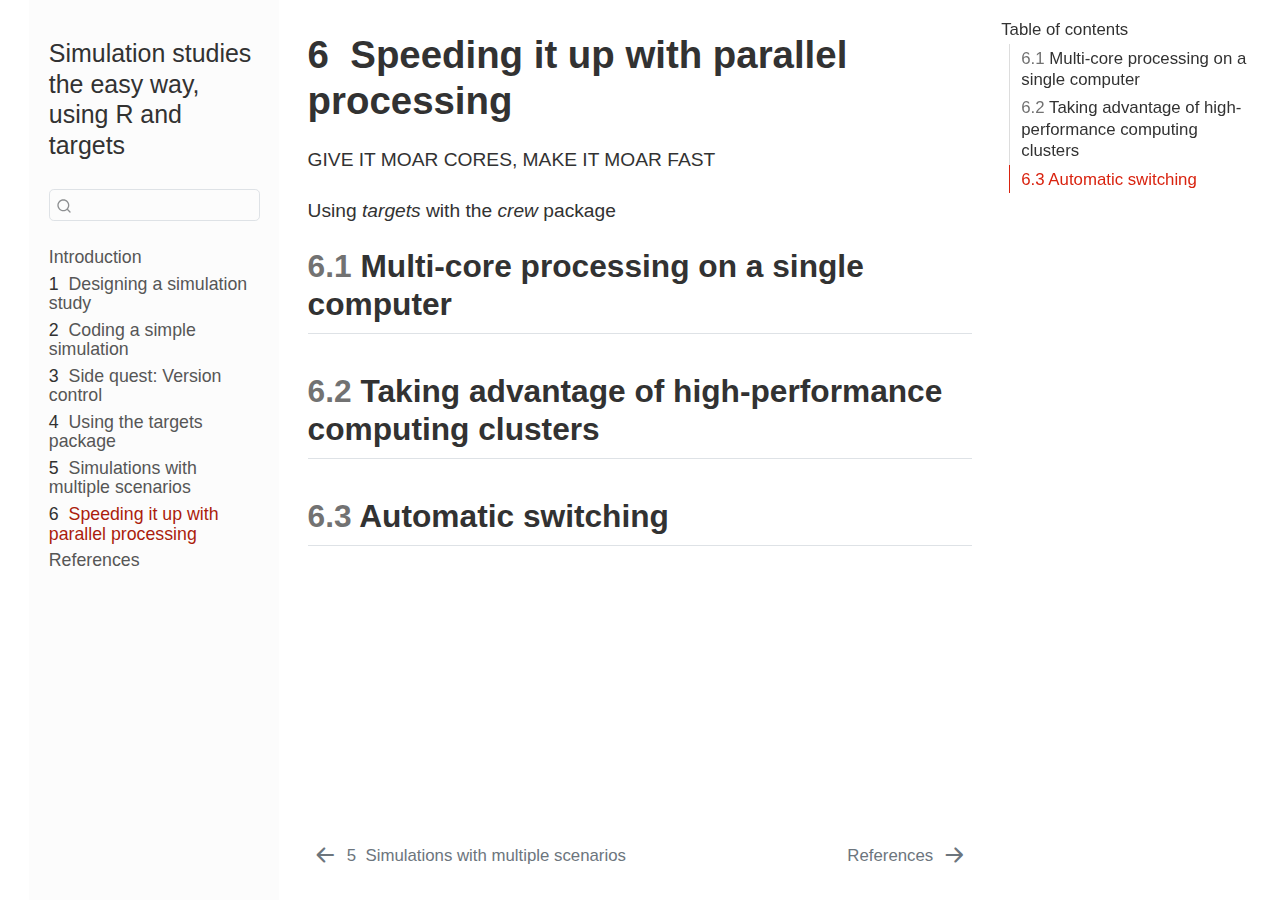
<file: _book/parallel-processing.html>
<!DOCTYPE html>
<html xmlns="http://www.w3.org/1999/xhtml" lang="en" xml:lang="en"><head>

<meta charset="utf-8">
<meta name="generator" content="quarto-1.7.31">

<meta name="viewport" content="width=device-width, initial-scale=1.0, user-scalable=yes">


<title>6&nbsp; Speeding it up with parallel processing – Simulation studies the easy way, using R and targets</title>
<style>
code{white-space: pre-wrap;}
span.smallcaps{font-variant: small-caps;}
div.columns{display: flex; gap: min(4vw, 1.5em);}
div.column{flex: auto; overflow-x: auto;}
div.hanging-indent{margin-left: 1.5em; text-indent: -1.5em;}
ul.task-list{list-style: none;}
ul.task-list li input[type="checkbox"] {
  width: 0.8em;
  margin: 0 0.8em 0.2em -1em; /* quarto-specific, see https://github.com/quarto-dev/quarto-cli/issues/4556 */ 
  vertical-align: middle;
}
</style>


<script src="site_libs/quarto-nav/quarto-nav.js"></script>
<script src="site_libs/quarto-nav/headroom.min.js"></script>
<script src="site_libs/clipboard/clipboard.min.js"></script>
<script src="site_libs/quarto-search/autocomplete.umd.js"></script>
<script src="site_libs/quarto-search/fuse.min.js"></script>
<script src="site_libs/quarto-search/quarto-search.js"></script>
<meta name="quarto:offset" content="./">
<link href="./references.html" rel="next">
<link href="./multiple-scenarios.html" rel="prev">
<script src="site_libs/quarto-html/quarto.js" type="module"></script>
<script src="site_libs/quarto-html/tabsets/tabsets.js" type="module"></script>
<script src="site_libs/quarto-html/popper.min.js"></script>
<script src="site_libs/quarto-html/tippy.umd.min.js"></script>
<script src="site_libs/quarto-html/anchor.min.js"></script>
<link href="site_libs/quarto-html/tippy.css" rel="stylesheet">
<link href="site_libs/quarto-html/quarto-syntax-highlighting-e1a5c8363afafaef2c763b6775fbf3ca.css" rel="stylesheet" id="quarto-text-highlighting-styles">
<script src="site_libs/bootstrap/bootstrap.min.js"></script>
<link href="site_libs/bootstrap/bootstrap-icons.css" rel="stylesheet">
<link href="site_libs/bootstrap/bootstrap-98af437a075db556b66f701f076d5663.min.css" rel="stylesheet" append-hash="true" id="quarto-bootstrap" data-mode="light">
<script id="quarto-search-options" type="application/json">{
  "location": "sidebar",
  "copy-button": false,
  "collapse-after": 3,
  "panel-placement": "start",
  "type": "textbox",
  "limit": 50,
  "keyboard-shortcut": [
    "f",
    "/",
    "s"
  ],
  "show-item-context": false,
  "language": {
    "search-no-results-text": "No results",
    "search-matching-documents-text": "matching documents",
    "search-copy-link-title": "Copy link to search",
    "search-hide-matches-text": "Hide additional matches",
    "search-more-match-text": "more match in this document",
    "search-more-matches-text": "more matches in this document",
    "search-clear-button-title": "Clear",
    "search-text-placeholder": "",
    "search-detached-cancel-button-title": "Cancel",
    "search-submit-button-title": "Submit",
    "search-label": "Search"
  }
}</script>


</head>

<body class="nav-sidebar floating quarto-light">

<div id="quarto-search-results"></div>
  <header id="quarto-header" class="headroom fixed-top">
  <nav class="quarto-secondary-nav">
    <div class="container-fluid d-flex">
      <button type="button" class="quarto-btn-toggle btn" data-bs-toggle="collapse" role="button" data-bs-target=".quarto-sidebar-collapse-item" aria-controls="quarto-sidebar" aria-expanded="false" aria-label="Toggle sidebar navigation" onclick="if (window.quartoToggleHeadroom) { window.quartoToggleHeadroom(); }">
        <i class="bi bi-layout-text-sidebar-reverse"></i>
      </button>
        <nav class="quarto-page-breadcrumbs" aria-label="breadcrumb"><ol class="breadcrumb"><li class="breadcrumb-item"><a href="./parallel-processing.html"><span class="chapter-number">6</span>&nbsp; <span class="chapter-title">Speeding it up with parallel processing</span></a></li></ol></nav>
        <a class="flex-grow-1" role="navigation" data-bs-toggle="collapse" data-bs-target=".quarto-sidebar-collapse-item" aria-controls="quarto-sidebar" aria-expanded="false" aria-label="Toggle sidebar navigation" onclick="if (window.quartoToggleHeadroom) { window.quartoToggleHeadroom(); }">      
        </a>
      <button type="button" class="btn quarto-search-button" aria-label="Search" onclick="window.quartoOpenSearch();">
        <i class="bi bi-search"></i>
      </button>
    </div>
  </nav>
</header>
<!-- content -->
<div id="quarto-content" class="quarto-container page-columns page-rows-contents page-layout-article">
<!-- sidebar -->
  <nav id="quarto-sidebar" class="sidebar collapse collapse-horizontal quarto-sidebar-collapse-item sidebar-navigation floating overflow-auto">
    <div class="pt-lg-2 mt-2 text-left sidebar-header">
    <div class="sidebar-title mb-0 py-0">
      <a href="./">Simulation studies the easy way, using R and targets</a> 
    </div>
      </div>
        <div class="mt-2 flex-shrink-0 align-items-center">
        <div class="sidebar-search">
        <div id="quarto-search" class="" title="Search"></div>
        </div>
        </div>
    <div class="sidebar-menu-container"> 
    <ul class="list-unstyled mt-1">
        <li class="sidebar-item">
  <div class="sidebar-item-container"> 
  <a href="./index.html" class="sidebar-item-text sidebar-link">
 <span class="menu-text">Introduction</span></a>
  </div>
</li>
        <li class="sidebar-item">
  <div class="sidebar-item-container"> 
  <a href="./design.html" class="sidebar-item-text sidebar-link">
 <span class="menu-text"><span class="chapter-number">1</span>&nbsp; <span class="chapter-title">Designing a simulation study</span></span></a>
  </div>
</li>
        <li class="sidebar-item">
  <div class="sidebar-item-container"> 
  <a href="./simple-simulation.html" class="sidebar-item-text sidebar-link">
 <span class="menu-text"><span class="chapter-number">2</span>&nbsp; <span class="chapter-title">Coding a simple simulation</span></span></a>
  </div>
</li>
        <li class="sidebar-item">
  <div class="sidebar-item-container"> 
  <a href="./version-control.html" class="sidebar-item-text sidebar-link">
 <span class="menu-text"><span class="chapter-number">3</span>&nbsp; <span class="chapter-title">Side quest: Version control</span></span></a>
  </div>
</li>
        <li class="sidebar-item">
  <div class="sidebar-item-container"> 
  <a href="./using-targets.html" class="sidebar-item-text sidebar-link">
 <span class="menu-text"><span class="chapter-number">4</span>&nbsp; <span class="chapter-title">Using the targets package</span></span></a>
  </div>
</li>
        <li class="sidebar-item">
  <div class="sidebar-item-container"> 
  <a href="./multiple-scenarios.html" class="sidebar-item-text sidebar-link">
 <span class="menu-text"><span class="chapter-number">5</span>&nbsp; <span class="chapter-title">Simulations with multiple scenarios</span></span></a>
  </div>
</li>
        <li class="sidebar-item">
  <div class="sidebar-item-container"> 
  <a href="./parallel-processing.html" class="sidebar-item-text sidebar-link active">
 <span class="menu-text"><span class="chapter-number">6</span>&nbsp; <span class="chapter-title">Speeding it up with parallel processing</span></span></a>
  </div>
</li>
        <li class="sidebar-item">
  <div class="sidebar-item-container"> 
  <a href="./references.html" class="sidebar-item-text sidebar-link">
 <span class="menu-text">References</span></a>
  </div>
</li>
    </ul>
    </div>
</nav>
<div id="quarto-sidebar-glass" class="quarto-sidebar-collapse-item" data-bs-toggle="collapse" data-bs-target=".quarto-sidebar-collapse-item"></div>
<!-- margin-sidebar -->
    <div id="quarto-margin-sidebar" class="sidebar margin-sidebar">
        <nav id="TOC" role="doc-toc" class="toc-active">
    <h2 id="toc-title">Table of contents</h2>
   
  <ul>
  <li><a href="#multi-core-processing-on-a-single-computer" id="toc-multi-core-processing-on-a-single-computer" class="nav-link active" data-scroll-target="#multi-core-processing-on-a-single-computer"><span class="header-section-number">6.1</span> Multi-core processing on a single computer</a></li>
  <li><a href="#taking-advantage-of-high-performance-computing-clusters" id="toc-taking-advantage-of-high-performance-computing-clusters" class="nav-link" data-scroll-target="#taking-advantage-of-high-performance-computing-clusters"><span class="header-section-number">6.2</span> Taking advantage of high-performance computing clusters</a></li>
  <li><a href="#automatic-switching" id="toc-automatic-switching" class="nav-link" data-scroll-target="#automatic-switching"><span class="header-section-number">6.3</span> Automatic switching</a></li>
  </ul>
</nav>
    </div>
<!-- main -->
<main class="content" id="quarto-document-content">

<header id="title-block-header" class="quarto-title-block default">
<div class="quarto-title">
<h1 class="title"><span class="chapter-number">6</span>&nbsp; <span class="chapter-title">Speeding it up with parallel processing</span></h1>
</div>



<div class="quarto-title-meta">

    
  
    
  </div>
  


</header>


<p>GIVE IT MOAR CORES, MAKE IT MOAR FAST</p>
<p>Using <em>targets</em> with the <em>crew</em> package</p>
<section id="multi-core-processing-on-a-single-computer" class="level2" data-number="6.1">
<h2 data-number="6.1" class="anchored" data-anchor-id="multi-core-processing-on-a-single-computer"><span class="header-section-number">6.1</span> Multi-core processing on a single computer</h2>
</section>
<section id="taking-advantage-of-high-performance-computing-clusters" class="level2" data-number="6.2">
<h2 data-number="6.2" class="anchored" data-anchor-id="taking-advantage-of-high-performance-computing-clusters"><span class="header-section-number">6.2</span> Taking advantage of high-performance computing clusters</h2>
</section>
<section id="automatic-switching" class="level2" data-number="6.3">
<h2 data-number="6.3" class="anchored" data-anchor-id="automatic-switching"><span class="header-section-number">6.3</span> Automatic switching</h2>


</section>

</main> <!-- /main -->
<script id="quarto-html-after-body" type="application/javascript">
  window.document.addEventListener("DOMContentLoaded", function (event) {
    const icon = "";
    const anchorJS = new window.AnchorJS();
    anchorJS.options = {
      placement: 'right',
      icon: icon
    };
    anchorJS.add('.anchored');
    const isCodeAnnotation = (el) => {
      for (const clz of el.classList) {
        if (clz.startsWith('code-annotation-')) {                     
          return true;
        }
      }
      return false;
    }
    const onCopySuccess = function(e) {
      // button target
      const button = e.trigger;
      // don't keep focus
      button.blur();
      // flash "checked"
      button.classList.add('code-copy-button-checked');
      var currentTitle = button.getAttribute("title");
      button.setAttribute("title", "Copied!");
      let tooltip;
      if (window.bootstrap) {
        button.setAttribute("data-bs-toggle", "tooltip");
        button.setAttribute("data-bs-placement", "left");
        button.setAttribute("data-bs-title", "Copied!");
        tooltip = new bootstrap.Tooltip(button, 
          { trigger: "manual", 
            customClass: "code-copy-button-tooltip",
            offset: [0, -8]});
        tooltip.show();    
      }
      setTimeout(function() {
        if (tooltip) {
          tooltip.hide();
          button.removeAttribute("data-bs-title");
          button.removeAttribute("data-bs-toggle");
          button.removeAttribute("data-bs-placement");
        }
        button.setAttribute("title", currentTitle);
        button.classList.remove('code-copy-button-checked');
      }, 1000);
      // clear code selection
      e.clearSelection();
    }
    const getTextToCopy = function(trigger) {
        const codeEl = trigger.previousElementSibling.cloneNode(true);
        for (const childEl of codeEl.children) {
          if (isCodeAnnotation(childEl)) {
            childEl.remove();
          }
        }
        return codeEl.innerText;
    }
    const clipboard = new window.ClipboardJS('.code-copy-button:not([data-in-quarto-modal])', {
      text: getTextToCopy
    });
    clipboard.on('success', onCopySuccess);
    if (window.document.getElementById('quarto-embedded-source-code-modal')) {
      const clipboardModal = new window.ClipboardJS('.code-copy-button[data-in-quarto-modal]', {
        text: getTextToCopy,
        container: window.document.getElementById('quarto-embedded-source-code-modal')
      });
      clipboardModal.on('success', onCopySuccess);
    }
      var localhostRegex = new RegExp(/^(?:http|https):\/\/localhost\:?[0-9]*\//);
      var mailtoRegex = new RegExp(/^mailto:/);
        var filterRegex = new RegExp('/' + window.location.host + '/');
      var isInternal = (href) => {
          return filterRegex.test(href) || localhostRegex.test(href) || mailtoRegex.test(href);
      }
      // Inspect non-navigation links and adorn them if external
     var links = window.document.querySelectorAll('a[href]:not(.nav-link):not(.navbar-brand):not(.toc-action):not(.sidebar-link):not(.sidebar-item-toggle):not(.pagination-link):not(.no-external):not([aria-hidden]):not(.dropdown-item):not(.quarto-navigation-tool):not(.about-link)');
      for (var i=0; i<links.length; i++) {
        const link = links[i];
        if (!isInternal(link.href)) {
          // undo the damage that might have been done by quarto-nav.js in the case of
          // links that we want to consider external
          if (link.dataset.originalHref !== undefined) {
            link.href = link.dataset.originalHref;
          }
        }
      }
    function tippyHover(el, contentFn, onTriggerFn, onUntriggerFn) {
      const config = {
        allowHTML: true,
        maxWidth: 500,
        delay: 100,
        arrow: false,
        appendTo: function(el) {
            return el.parentElement;
        },
        interactive: true,
        interactiveBorder: 10,
        theme: 'quarto',
        placement: 'bottom-start',
      };
      if (contentFn) {
        config.content = contentFn;
      }
      if (onTriggerFn) {
        config.onTrigger = onTriggerFn;
      }
      if (onUntriggerFn) {
        config.onUntrigger = onUntriggerFn;
      }
      window.tippy(el, config); 
    }
    const noterefs = window.document.querySelectorAll('a[role="doc-noteref"]');
    for (var i=0; i<noterefs.length; i++) {
      const ref = noterefs[i];
      tippyHover(ref, function() {
        // use id or data attribute instead here
        let href = ref.getAttribute('data-footnote-href') || ref.getAttribute('href');
        try { href = new URL(href).hash; } catch {}
        const id = href.replace(/^#\/?/, "");
        const note = window.document.getElementById(id);
        if (note) {
          return note.innerHTML;
        } else {
          return "";
        }
      });
    }
    const xrefs = window.document.querySelectorAll('a.quarto-xref');
    const processXRef = (id, note) => {
      // Strip column container classes
      const stripColumnClz = (el) => {
        el.classList.remove("page-full", "page-columns");
        if (el.children) {
          for (const child of el.children) {
            stripColumnClz(child);
          }
        }
      }
      stripColumnClz(note)
      if (id === null || id.startsWith('sec-')) {
        // Special case sections, only their first couple elements
        const container = document.createElement("div");
        if (note.children && note.children.length > 2) {
          container.appendChild(note.children[0].cloneNode(true));
          for (let i = 1; i < note.children.length; i++) {
            const child = note.children[i];
            if (child.tagName === "P" && child.innerText === "") {
              continue;
            } else {
              container.appendChild(child.cloneNode(true));
              break;
            }
          }
          if (window.Quarto?.typesetMath) {
            window.Quarto.typesetMath(container);
          }
          return container.innerHTML
        } else {
          if (window.Quarto?.typesetMath) {
            window.Quarto.typesetMath(note);
          }
          return note.innerHTML;
        }
      } else {
        // Remove any anchor links if they are present
        const anchorLink = note.querySelector('a.anchorjs-link');
        if (anchorLink) {
          anchorLink.remove();
        }
        if (window.Quarto?.typesetMath) {
          window.Quarto.typesetMath(note);
        }
        if (note.classList.contains("callout")) {
          return note.outerHTML;
        } else {
          return note.innerHTML;
        }
      }
    }
    for (var i=0; i<xrefs.length; i++) {
      const xref = xrefs[i];
      tippyHover(xref, undefined, function(instance) {
        instance.disable();
        let url = xref.getAttribute('href');
        let hash = undefined; 
        if (url.startsWith('#')) {
          hash = url;
        } else {
          try { hash = new URL(url).hash; } catch {}
        }
        if (hash) {
          const id = hash.replace(/^#\/?/, "");
          const note = window.document.getElementById(id);
          if (note !== null) {
            try {
              const html = processXRef(id, note.cloneNode(true));
              instance.setContent(html);
            } finally {
              instance.enable();
              instance.show();
            }
          } else {
            // See if we can fetch this
            fetch(url.split('#')[0])
            .then(res => res.text())
            .then(html => {
              const parser = new DOMParser();
              const htmlDoc = parser.parseFromString(html, "text/html");
              const note = htmlDoc.getElementById(id);
              if (note !== null) {
                const html = processXRef(id, note);
                instance.setContent(html);
              } 
            }).finally(() => {
              instance.enable();
              instance.show();
            });
          }
        } else {
          // See if we can fetch a full url (with no hash to target)
          // This is a special case and we should probably do some content thinning / targeting
          fetch(url)
          .then(res => res.text())
          .then(html => {
            const parser = new DOMParser();
            const htmlDoc = parser.parseFromString(html, "text/html");
            const note = htmlDoc.querySelector('main.content');
            if (note !== null) {
              // This should only happen for chapter cross references
              // (since there is no id in the URL)
              // remove the first header
              if (note.children.length > 0 && note.children[0].tagName === "HEADER") {
                note.children[0].remove();
              }
              const html = processXRef(null, note);
              instance.setContent(html);
            } 
          }).finally(() => {
            instance.enable();
            instance.show();
          });
        }
      }, function(instance) {
      });
    }
        let selectedAnnoteEl;
        const selectorForAnnotation = ( cell, annotation) => {
          let cellAttr = 'data-code-cell="' + cell + '"';
          let lineAttr = 'data-code-annotation="' +  annotation + '"';
          const selector = 'span[' + cellAttr + '][' + lineAttr + ']';
          return selector;
        }
        const selectCodeLines = (annoteEl) => {
          const doc = window.document;
          const targetCell = annoteEl.getAttribute("data-target-cell");
          const targetAnnotation = annoteEl.getAttribute("data-target-annotation");
          const annoteSpan = window.document.querySelector(selectorForAnnotation(targetCell, targetAnnotation));
          const lines = annoteSpan.getAttribute("data-code-lines").split(",");
          const lineIds = lines.map((line) => {
            return targetCell + "-" + line;
          })
          let top = null;
          let height = null;
          let parent = null;
          if (lineIds.length > 0) {
              //compute the position of the single el (top and bottom and make a div)
              const el = window.document.getElementById(lineIds[0]);
              top = el.offsetTop;
              height = el.offsetHeight;
              parent = el.parentElement.parentElement;
            if (lineIds.length > 1) {
              const lastEl = window.document.getElementById(lineIds[lineIds.length - 1]);
              const bottom = lastEl.offsetTop + lastEl.offsetHeight;
              height = bottom - top;
            }
            if (top !== null && height !== null && parent !== null) {
              // cook up a div (if necessary) and position it 
              let div = window.document.getElementById("code-annotation-line-highlight");
              if (div === null) {
                div = window.document.createElement("div");
                div.setAttribute("id", "code-annotation-line-highlight");
                div.style.position = 'absolute';
                parent.appendChild(div);
              }
              div.style.top = top - 2 + "px";
              div.style.height = height + 4 + "px";
              div.style.left = 0;
              let gutterDiv = window.document.getElementById("code-annotation-line-highlight-gutter");
              if (gutterDiv === null) {
                gutterDiv = window.document.createElement("div");
                gutterDiv.setAttribute("id", "code-annotation-line-highlight-gutter");
                gutterDiv.style.position = 'absolute';
                const codeCell = window.document.getElementById(targetCell);
                const gutter = codeCell.querySelector('.code-annotation-gutter');
                gutter.appendChild(gutterDiv);
              }
              gutterDiv.style.top = top - 2 + "px";
              gutterDiv.style.height = height + 4 + "px";
            }
            selectedAnnoteEl = annoteEl;
          }
        };
        const unselectCodeLines = () => {
          const elementsIds = ["code-annotation-line-highlight", "code-annotation-line-highlight-gutter"];
          elementsIds.forEach((elId) => {
            const div = window.document.getElementById(elId);
            if (div) {
              div.remove();
            }
          });
          selectedAnnoteEl = undefined;
        };
          // Handle positioning of the toggle
      window.addEventListener(
        "resize",
        throttle(() => {
          elRect = undefined;
          if (selectedAnnoteEl) {
            selectCodeLines(selectedAnnoteEl);
          }
        }, 10)
      );
      function throttle(fn, ms) {
      let throttle = false;
      let timer;
        return (...args) => {
          if(!throttle) { // first call gets through
              fn.apply(this, args);
              throttle = true;
          } else { // all the others get throttled
              if(timer) clearTimeout(timer); // cancel #2
              timer = setTimeout(() => {
                fn.apply(this, args);
                timer = throttle = false;
              }, ms);
          }
        };
      }
        // Attach click handler to the DT
        const annoteDls = window.document.querySelectorAll('dt[data-target-cell]');
        for (const annoteDlNode of annoteDls) {
          annoteDlNode.addEventListener('click', (event) => {
            const clickedEl = event.target;
            if (clickedEl !== selectedAnnoteEl) {
              unselectCodeLines();
              const activeEl = window.document.querySelector('dt[data-target-cell].code-annotation-active');
              if (activeEl) {
                activeEl.classList.remove('code-annotation-active');
              }
              selectCodeLines(clickedEl);
              clickedEl.classList.add('code-annotation-active');
            } else {
              // Unselect the line
              unselectCodeLines();
              clickedEl.classList.remove('code-annotation-active');
            }
          });
        }
    const findCites = (el) => {
      const parentEl = el.parentElement;
      if (parentEl) {
        const cites = parentEl.dataset.cites;
        if (cites) {
          return {
            el,
            cites: cites.split(' ')
          };
        } else {
          return findCites(el.parentElement)
        }
      } else {
        return undefined;
      }
    };
    var bibliorefs = window.document.querySelectorAll('a[role="doc-biblioref"]');
    for (var i=0; i<bibliorefs.length; i++) {
      const ref = bibliorefs[i];
      const citeInfo = findCites(ref);
      if (citeInfo) {
        tippyHover(citeInfo.el, function() {
          var popup = window.document.createElement('div');
          citeInfo.cites.forEach(function(cite) {
            var citeDiv = window.document.createElement('div');
            citeDiv.classList.add('hanging-indent');
            citeDiv.classList.add('csl-entry');
            var biblioDiv = window.document.getElementById('ref-' + cite);
            if (biblioDiv) {
              citeDiv.innerHTML = biblioDiv.innerHTML;
            }
            popup.appendChild(citeDiv);
          });
          return popup.innerHTML;
        });
      }
    }
  });
  </script>
<nav class="page-navigation">
  <div class="nav-page nav-page-previous">
      <a href="./multiple-scenarios.html" class="pagination-link" aria-label="Simulations with multiple scenarios">
        <i class="bi bi-arrow-left-short"></i> <span class="nav-page-text"><span class="chapter-number">5</span>&nbsp; <span class="chapter-title">Simulations with multiple scenarios</span></span>
      </a>          
  </div>
  <div class="nav-page nav-page-next">
      <a href="./references.html" class="pagination-link" aria-label="References">
        <span class="nav-page-text">References</span> <i class="bi bi-arrow-right-short"></i>
      </a>
  </div>
</nav>
</div> <!-- /content -->




</body></html>
</file>
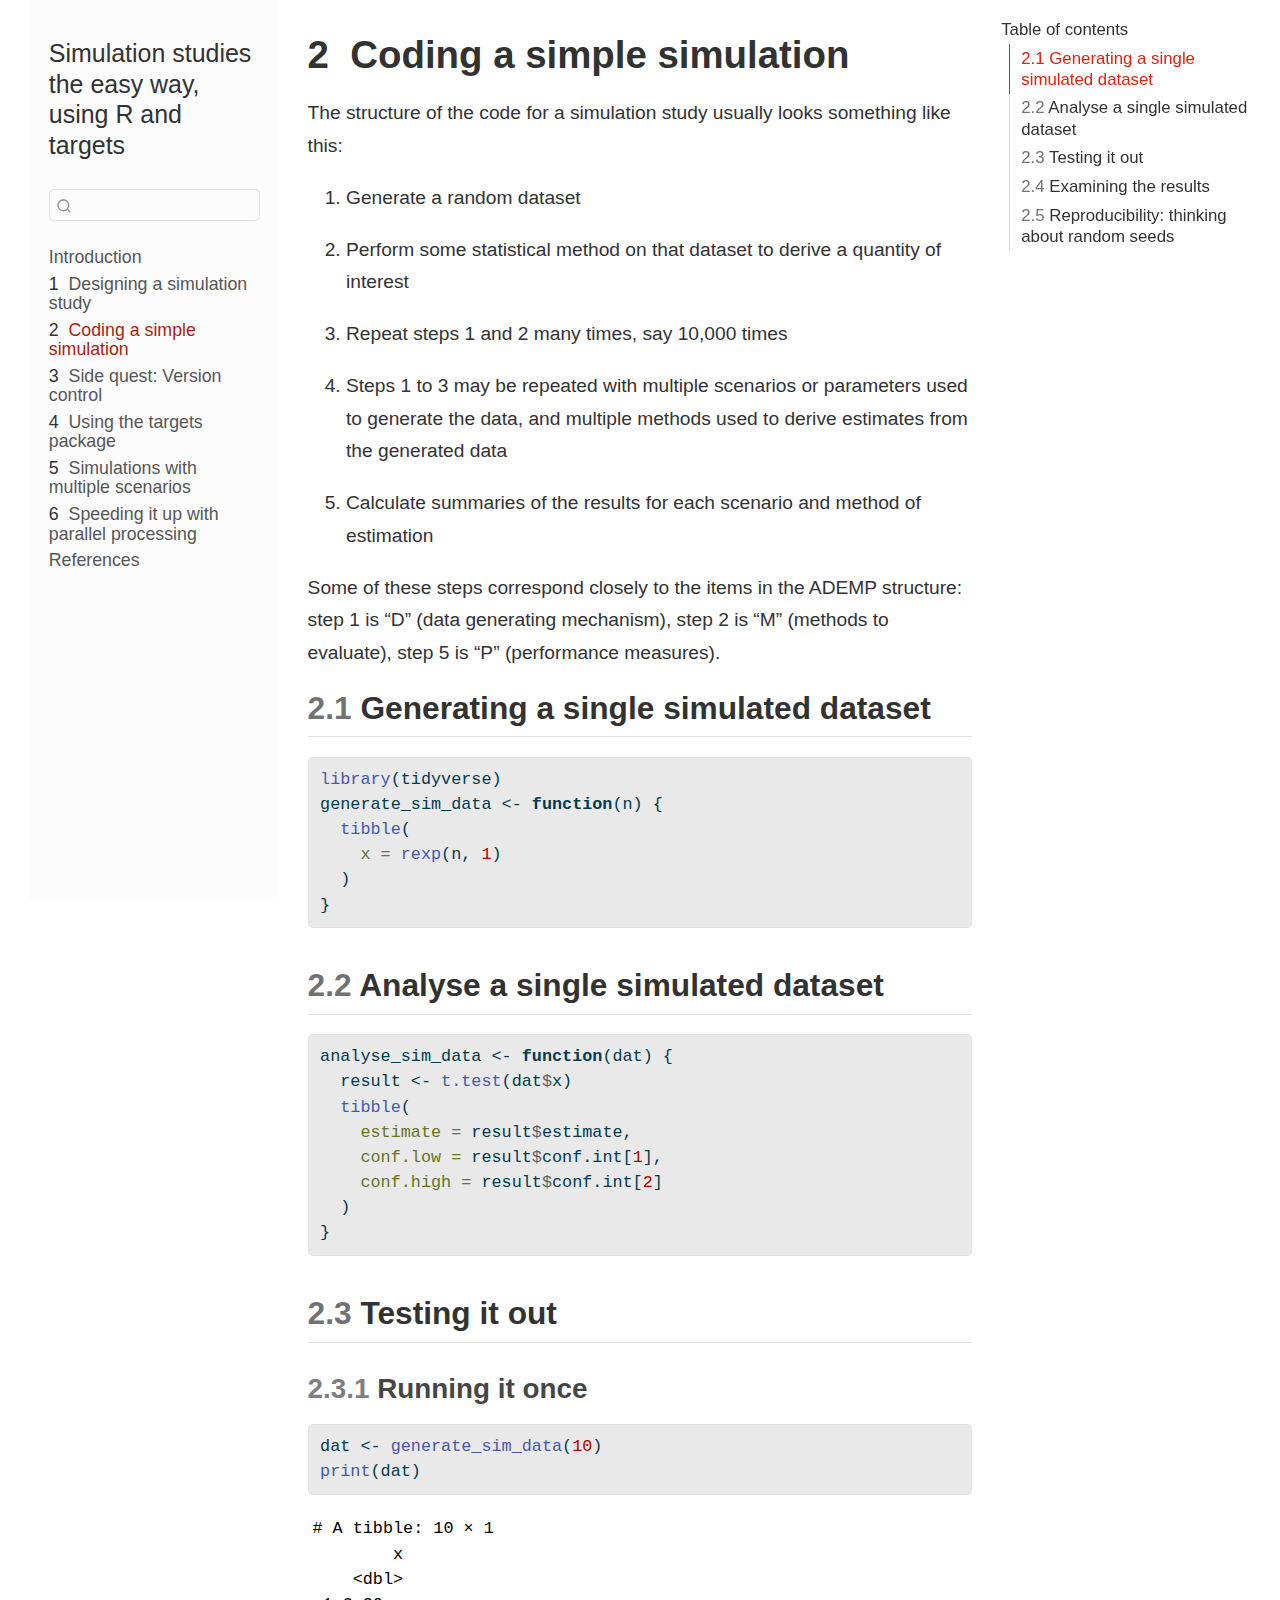
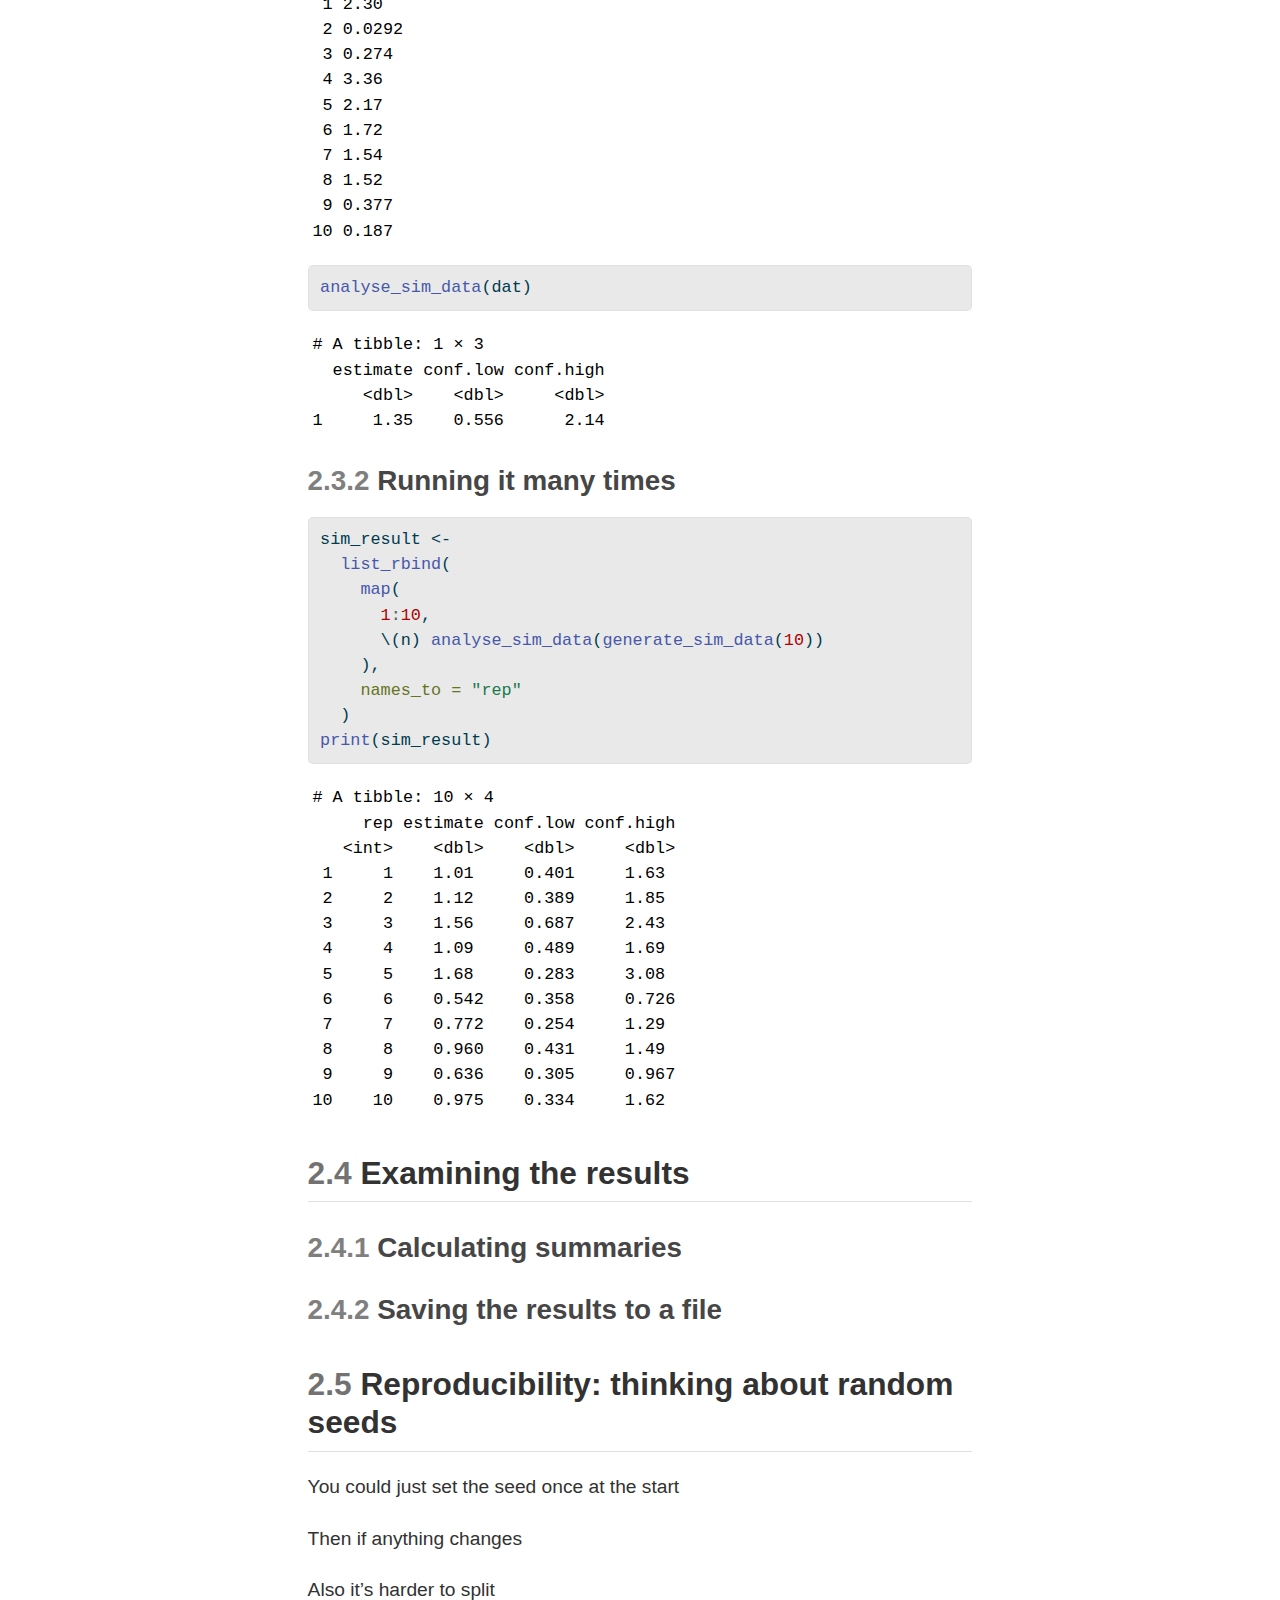
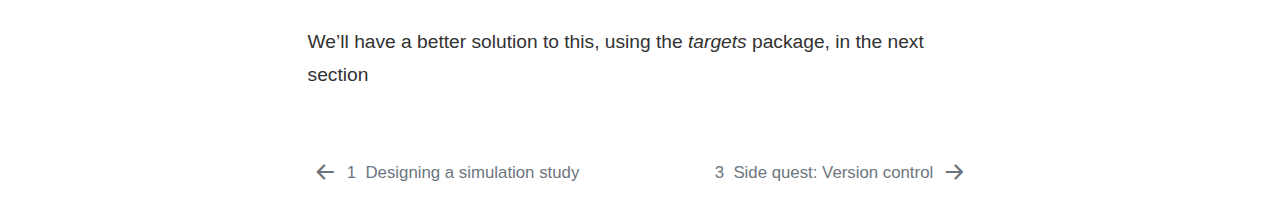
<file: _book/simple-simulation.html>
<!DOCTYPE html>
<html xmlns="http://www.w3.org/1999/xhtml" lang="en" xml:lang="en"><head>

<meta charset="utf-8">
<meta name="generator" content="quarto-1.7.31">

<meta name="viewport" content="width=device-width, initial-scale=1.0, user-scalable=yes">


<title>2&nbsp; Coding a simple simulation – Simulation studies the easy way, using R and targets</title>
<style>
code{white-space: pre-wrap;}
span.smallcaps{font-variant: small-caps;}
div.columns{display: flex; gap: min(4vw, 1.5em);}
div.column{flex: auto; overflow-x: auto;}
div.hanging-indent{margin-left: 1.5em; text-indent: -1.5em;}
ul.task-list{list-style: none;}
ul.task-list li input[type="checkbox"] {
  width: 0.8em;
  margin: 0 0.8em 0.2em -1em; /* quarto-specific, see https://github.com/quarto-dev/quarto-cli/issues/4556 */ 
  vertical-align: middle;
}
/* CSS for syntax highlighting */
html { -webkit-text-size-adjust: 100%; }
pre > code.sourceCode { white-space: pre; position: relative; }
pre > code.sourceCode > span { display: inline-block; line-height: 1.25; }
pre > code.sourceCode > span:empty { height: 1.2em; }
.sourceCode { overflow: visible; }
code.sourceCode > span { color: inherit; text-decoration: inherit; }
div.sourceCode { margin: 1em 0; }
pre.sourceCode { margin: 0; }
@media screen {
div.sourceCode { overflow: auto; }
}
@media print {
pre > code.sourceCode { white-space: pre-wrap; }
pre > code.sourceCode > span { text-indent: -5em; padding-left: 5em; }
}
pre.numberSource code
  { counter-reset: source-line 0; }
pre.numberSource code > span
  { position: relative; left: -4em; counter-increment: source-line; }
pre.numberSource code > span > a:first-child::before
  { content: counter(source-line);
    position: relative; left: -1em; text-align: right; vertical-align: baseline;
    border: none; display: inline-block;
    -webkit-touch-callout: none; -webkit-user-select: none;
    -khtml-user-select: none; -moz-user-select: none;
    -ms-user-select: none; user-select: none;
    padding: 0 4px; width: 4em;
  }
pre.numberSource { margin-left: 3em;  padding-left: 4px; }
div.sourceCode
  {   }
@media screen {
pre > code.sourceCode > span > a:first-child::before { text-decoration: underline; }
}
</style>


<script src="site_libs/quarto-nav/quarto-nav.js"></script>
<script src="site_libs/quarto-nav/headroom.min.js"></script>
<script src="site_libs/clipboard/clipboard.min.js"></script>
<script src="site_libs/quarto-search/autocomplete.umd.js"></script>
<script src="site_libs/quarto-search/fuse.min.js"></script>
<script src="site_libs/quarto-search/quarto-search.js"></script>
<meta name="quarto:offset" content="./">
<link href="./version-control.html" rel="next">
<link href="./design.html" rel="prev">
<script src="site_libs/quarto-html/quarto.js" type="module"></script>
<script src="site_libs/quarto-html/tabsets/tabsets.js" type="module"></script>
<script src="site_libs/quarto-html/popper.min.js"></script>
<script src="site_libs/quarto-html/tippy.umd.min.js"></script>
<script src="site_libs/quarto-html/anchor.min.js"></script>
<link href="site_libs/quarto-html/tippy.css" rel="stylesheet">
<link href="site_libs/quarto-html/quarto-syntax-highlighting-e1a5c8363afafaef2c763b6775fbf3ca.css" rel="stylesheet" id="quarto-text-highlighting-styles">
<script src="site_libs/bootstrap/bootstrap.min.js"></script>
<link href="site_libs/bootstrap/bootstrap-icons.css" rel="stylesheet">
<link href="site_libs/bootstrap/bootstrap-98af437a075db556b66f701f076d5663.min.css" rel="stylesheet" append-hash="true" id="quarto-bootstrap" data-mode="light">
<script id="quarto-search-options" type="application/json">{
  "location": "sidebar",
  "copy-button": false,
  "collapse-after": 3,
  "panel-placement": "start",
  "type": "textbox",
  "limit": 50,
  "keyboard-shortcut": [
    "f",
    "/",
    "s"
  ],
  "show-item-context": false,
  "language": {
    "search-no-results-text": "No results",
    "search-matching-documents-text": "matching documents",
    "search-copy-link-title": "Copy link to search",
    "search-hide-matches-text": "Hide additional matches",
    "search-more-match-text": "more match in this document",
    "search-more-matches-text": "more matches in this document",
    "search-clear-button-title": "Clear",
    "search-text-placeholder": "",
    "search-detached-cancel-button-title": "Cancel",
    "search-submit-button-title": "Submit",
    "search-label": "Search"
  }
}</script>


</head>

<body class="nav-sidebar floating quarto-light">

<div id="quarto-search-results"></div>
  <header id="quarto-header" class="headroom fixed-top">
  <nav class="quarto-secondary-nav">
    <div class="container-fluid d-flex">
      <button type="button" class="quarto-btn-toggle btn" data-bs-toggle="collapse" role="button" data-bs-target=".quarto-sidebar-collapse-item" aria-controls="quarto-sidebar" aria-expanded="false" aria-label="Toggle sidebar navigation" onclick="if (window.quartoToggleHeadroom) { window.quartoToggleHeadroom(); }">
        <i class="bi bi-layout-text-sidebar-reverse"></i>
      </button>
        <nav class="quarto-page-breadcrumbs" aria-label="breadcrumb"><ol class="breadcrumb"><li class="breadcrumb-item"><a href="./simple-simulation.html"><span class="chapter-number">2</span>&nbsp; <span class="chapter-title">Coding a simple simulation</span></a></li></ol></nav>
        <a class="flex-grow-1" role="navigation" data-bs-toggle="collapse" data-bs-target=".quarto-sidebar-collapse-item" aria-controls="quarto-sidebar" aria-expanded="false" aria-label="Toggle sidebar navigation" onclick="if (window.quartoToggleHeadroom) { window.quartoToggleHeadroom(); }">      
        </a>
      <button type="button" class="btn quarto-search-button" aria-label="Search" onclick="window.quartoOpenSearch();">
        <i class="bi bi-search"></i>
      </button>
    </div>
  </nav>
</header>
<!-- content -->
<div id="quarto-content" class="quarto-container page-columns page-rows-contents page-layout-article">
<!-- sidebar -->
  <nav id="quarto-sidebar" class="sidebar collapse collapse-horizontal quarto-sidebar-collapse-item sidebar-navigation floating overflow-auto">
    <div class="pt-lg-2 mt-2 text-left sidebar-header">
    <div class="sidebar-title mb-0 py-0">
      <a href="./">Simulation studies the easy way, using R and targets</a> 
    </div>
      </div>
        <div class="mt-2 flex-shrink-0 align-items-center">
        <div class="sidebar-search">
        <div id="quarto-search" class="" title="Search"></div>
        </div>
        </div>
    <div class="sidebar-menu-container"> 
    <ul class="list-unstyled mt-1">
        <li class="sidebar-item">
  <div class="sidebar-item-container"> 
  <a href="./index.html" class="sidebar-item-text sidebar-link">
 <span class="menu-text">Introduction</span></a>
  </div>
</li>
        <li class="sidebar-item">
  <div class="sidebar-item-container"> 
  <a href="./design.html" class="sidebar-item-text sidebar-link">
 <span class="menu-text"><span class="chapter-number">1</span>&nbsp; <span class="chapter-title">Designing a simulation study</span></span></a>
  </div>
</li>
        <li class="sidebar-item">
  <div class="sidebar-item-container"> 
  <a href="./simple-simulation.html" class="sidebar-item-text sidebar-link active">
 <span class="menu-text"><span class="chapter-number">2</span>&nbsp; <span class="chapter-title">Coding a simple simulation</span></span></a>
  </div>
</li>
        <li class="sidebar-item">
  <div class="sidebar-item-container"> 
  <a href="./version-control.html" class="sidebar-item-text sidebar-link">
 <span class="menu-text"><span class="chapter-number">3</span>&nbsp; <span class="chapter-title">Side quest: Version control</span></span></a>
  </div>
</li>
        <li class="sidebar-item">
  <div class="sidebar-item-container"> 
  <a href="./using-targets.html" class="sidebar-item-text sidebar-link">
 <span class="menu-text"><span class="chapter-number">4</span>&nbsp; <span class="chapter-title">Using the targets package</span></span></a>
  </div>
</li>
        <li class="sidebar-item">
  <div class="sidebar-item-container"> 
  <a href="./multiple-scenarios.html" class="sidebar-item-text sidebar-link">
 <span class="menu-text"><span class="chapter-number">5</span>&nbsp; <span class="chapter-title">Simulations with multiple scenarios</span></span></a>
  </div>
</li>
        <li class="sidebar-item">
  <div class="sidebar-item-container"> 
  <a href="./parallel-processing.html" class="sidebar-item-text sidebar-link">
 <span class="menu-text"><span class="chapter-number">6</span>&nbsp; <span class="chapter-title">Speeding it up with parallel processing</span></span></a>
  </div>
</li>
        <li class="sidebar-item">
  <div class="sidebar-item-container"> 
  <a href="./references.html" class="sidebar-item-text sidebar-link">
 <span class="menu-text">References</span></a>
  </div>
</li>
    </ul>
    </div>
</nav>
<div id="quarto-sidebar-glass" class="quarto-sidebar-collapse-item" data-bs-toggle="collapse" data-bs-target=".quarto-sidebar-collapse-item"></div>
<!-- margin-sidebar -->
    <div id="quarto-margin-sidebar" class="sidebar margin-sidebar">
        <nav id="TOC" role="doc-toc" class="toc-active">
    <h2 id="toc-title">Table of contents</h2>
   
  <ul>
  <li><a href="#generating-a-single-simulated-dataset" id="toc-generating-a-single-simulated-dataset" class="nav-link active" data-scroll-target="#generating-a-single-simulated-dataset"><span class="header-section-number">2.1</span> Generating a single simulated dataset</a></li>
  <li><a href="#analyse-a-single-simulated-dataset" id="toc-analyse-a-single-simulated-dataset" class="nav-link" data-scroll-target="#analyse-a-single-simulated-dataset"><span class="header-section-number">2.2</span> Analyse a single simulated dataset</a></li>
  <li><a href="#testing-it-out" id="toc-testing-it-out" class="nav-link" data-scroll-target="#testing-it-out"><span class="header-section-number">2.3</span> Testing it out</a>
  <ul class="collapse">
  <li><a href="#running-it-once" id="toc-running-it-once" class="nav-link" data-scroll-target="#running-it-once"><span class="header-section-number">2.3.1</span> Running it once</a></li>
  <li><a href="#running-it-many-times" id="toc-running-it-many-times" class="nav-link" data-scroll-target="#running-it-many-times"><span class="header-section-number">2.3.2</span> Running it many times</a></li>
  </ul></li>
  <li><a href="#examining-the-results" id="toc-examining-the-results" class="nav-link" data-scroll-target="#examining-the-results"><span class="header-section-number">2.4</span> Examining the results</a>
  <ul class="collapse">
  <li><a href="#calculating-summaries" id="toc-calculating-summaries" class="nav-link" data-scroll-target="#calculating-summaries"><span class="header-section-number">2.4.1</span> Calculating summaries</a></li>
  <li><a href="#saving-the-results-to-a-file" id="toc-saving-the-results-to-a-file" class="nav-link" data-scroll-target="#saving-the-results-to-a-file"><span class="header-section-number">2.4.2</span> Saving the results to a file</a></li>
  </ul></li>
  <li><a href="#reproducibility-thinking-about-random-seeds" id="toc-reproducibility-thinking-about-random-seeds" class="nav-link" data-scroll-target="#reproducibility-thinking-about-random-seeds"><span class="header-section-number">2.5</span> Reproducibility: thinking about random seeds</a></li>
  </ul>
</nav>
    </div>
<!-- main -->
<main class="content" id="quarto-document-content">

<header id="title-block-header" class="quarto-title-block default">
<div class="quarto-title">
<h1 class="title"><span class="chapter-number">2</span>&nbsp; <span class="chapter-title">Coding a simple simulation</span></h1>
</div>



<div class="quarto-title-meta">

    
  
    
  </div>
  


</header>


<p>The structure of the code for a simulation study usually looks something like this:</p>
<ol type="1">
<li><p>Generate a random dataset</p></li>
<li><p>Perform some statistical method on that dataset to derive a quantity of interest</p></li>
<li><p>Repeat steps 1 and 2 many times, say 10,000 times</p></li>
<li><p>Steps 1 to 3 may be repeated with multiple scenarios or parameters used to generate the data, and multiple methods used to derive estimates from the generated data</p></li>
<li><p>Calculate summaries of the results for each scenario and method of estimation</p></li>
</ol>
<p>Some of these steps correspond closely to the items in the ADEMP structure: step 1 is “D” (data generating mechanism), step 2 is “M” (methods to evaluate), step 5 is “P” (performance measures).</p>
<section id="generating-a-single-simulated-dataset" class="level2" data-number="2.1">
<h2 data-number="2.1" class="anchored" data-anchor-id="generating-a-single-simulated-dataset"><span class="header-section-number">2.1</span> Generating a single simulated dataset</h2>
<div class="cell">
<div class="sourceCode cell-code" id="cb1"><pre class="sourceCode r code-with-copy"><code class="sourceCode r"><span id="cb1-1"><a href="#cb1-1" aria-hidden="true" tabindex="-1"></a><span class="fu">library</span>(tidyverse)</span>
<span id="cb1-2"><a href="#cb1-2" aria-hidden="true" tabindex="-1"></a>generate_sim_data <span class="ot">&lt;-</span> <span class="cf">function</span>(n) {</span>
<span id="cb1-3"><a href="#cb1-3" aria-hidden="true" tabindex="-1"></a>  <span class="fu">tibble</span>(</span>
<span id="cb1-4"><a href="#cb1-4" aria-hidden="true" tabindex="-1"></a>    <span class="at">x =</span> <span class="fu">rexp</span>(n, <span class="dv">1</span>)</span>
<span id="cb1-5"><a href="#cb1-5" aria-hidden="true" tabindex="-1"></a>  )</span>
<span id="cb1-6"><a href="#cb1-6" aria-hidden="true" tabindex="-1"></a>}</span></code><button title="Copy to Clipboard" class="code-copy-button"><i class="bi"></i></button></pre></div>
</div>
</section>
<section id="analyse-a-single-simulated-dataset" class="level2" data-number="2.2">
<h2 data-number="2.2" class="anchored" data-anchor-id="analyse-a-single-simulated-dataset"><span class="header-section-number">2.2</span> Analyse a single simulated dataset</h2>
<div class="cell">
<div class="sourceCode cell-code" id="cb2"><pre class="sourceCode r code-with-copy"><code class="sourceCode r"><span id="cb2-1"><a href="#cb2-1" aria-hidden="true" tabindex="-1"></a>analyse_sim_data <span class="ot">&lt;-</span> <span class="cf">function</span>(dat) {</span>
<span id="cb2-2"><a href="#cb2-2" aria-hidden="true" tabindex="-1"></a>  result <span class="ot">&lt;-</span> <span class="fu">t.test</span>(dat<span class="sc">$</span>x)</span>
<span id="cb2-3"><a href="#cb2-3" aria-hidden="true" tabindex="-1"></a>  <span class="fu">tibble</span>(</span>
<span id="cb2-4"><a href="#cb2-4" aria-hidden="true" tabindex="-1"></a>    <span class="at">estimate =</span> result<span class="sc">$</span>estimate,</span>
<span id="cb2-5"><a href="#cb2-5" aria-hidden="true" tabindex="-1"></a>    <span class="at">conf.low =</span> result<span class="sc">$</span>conf.int[<span class="dv">1</span>],</span>
<span id="cb2-6"><a href="#cb2-6" aria-hidden="true" tabindex="-1"></a>    <span class="at">conf.high =</span> result<span class="sc">$</span>conf.int[<span class="dv">2</span>]</span>
<span id="cb2-7"><a href="#cb2-7" aria-hidden="true" tabindex="-1"></a>  )</span>
<span id="cb2-8"><a href="#cb2-8" aria-hidden="true" tabindex="-1"></a>}</span></code><button title="Copy to Clipboard" class="code-copy-button"><i class="bi"></i></button></pre></div>
</div>
</section>
<section id="testing-it-out" class="level2" data-number="2.3">
<h2 data-number="2.3" class="anchored" data-anchor-id="testing-it-out"><span class="header-section-number">2.3</span> Testing it out</h2>
<section id="running-it-once" class="level3" data-number="2.3.1">
<h3 data-number="2.3.1" class="anchored" data-anchor-id="running-it-once"><span class="header-section-number">2.3.1</span> Running it once</h3>
<div class="cell">
<div class="sourceCode cell-code" id="cb3"><pre class="sourceCode r code-with-copy"><code class="sourceCode r"><span id="cb3-1"><a href="#cb3-1" aria-hidden="true" tabindex="-1"></a>dat <span class="ot">&lt;-</span> <span class="fu">generate_sim_data</span>(<span class="dv">10</span>)</span>
<span id="cb3-2"><a href="#cb3-2" aria-hidden="true" tabindex="-1"></a><span class="fu">print</span>(dat)</span></code><button title="Copy to Clipboard" class="code-copy-button"><i class="bi"></i></button></pre></div>
<div class="cell-output cell-output-stdout">
<pre><code># A tibble: 10 × 1
        x
    &lt;dbl&gt;
 1 2.30  
 2 0.0292
 3 0.274 
 4 3.36  
 5 2.17  
 6 1.72  
 7 1.54  
 8 1.52  
 9 0.377 
10 0.187 </code></pre>
</div>
<div class="sourceCode cell-code" id="cb5"><pre class="sourceCode r code-with-copy"><code class="sourceCode r"><span id="cb5-1"><a href="#cb5-1" aria-hidden="true" tabindex="-1"></a><span class="fu">analyse_sim_data</span>(dat)</span></code><button title="Copy to Clipboard" class="code-copy-button"><i class="bi"></i></button></pre></div>
<div class="cell-output cell-output-stdout">
<pre><code># A tibble: 1 × 3
  estimate conf.low conf.high
     &lt;dbl&gt;    &lt;dbl&gt;     &lt;dbl&gt;
1     1.35    0.556      2.14</code></pre>
</div>
</div>
</section>
<section id="running-it-many-times" class="level3" data-number="2.3.2">
<h3 data-number="2.3.2" class="anchored" data-anchor-id="running-it-many-times"><span class="header-section-number">2.3.2</span> Running it many times</h3>
<div class="cell">
<div class="sourceCode cell-code" id="cb7"><pre class="sourceCode r code-with-copy"><code class="sourceCode r"><span id="cb7-1"><a href="#cb7-1" aria-hidden="true" tabindex="-1"></a>sim_result <span class="ot">&lt;-</span> </span>
<span id="cb7-2"><a href="#cb7-2" aria-hidden="true" tabindex="-1"></a>  <span class="fu">list_rbind</span>(</span>
<span id="cb7-3"><a href="#cb7-3" aria-hidden="true" tabindex="-1"></a>    <span class="fu">map</span>(</span>
<span id="cb7-4"><a href="#cb7-4" aria-hidden="true" tabindex="-1"></a>      <span class="dv">1</span><span class="sc">:</span><span class="dv">10</span>, </span>
<span id="cb7-5"><a href="#cb7-5" aria-hidden="true" tabindex="-1"></a>      \(n) <span class="fu">analyse_sim_data</span>(<span class="fu">generate_sim_data</span>(<span class="dv">10</span>))</span>
<span id="cb7-6"><a href="#cb7-6" aria-hidden="true" tabindex="-1"></a>    ),</span>
<span id="cb7-7"><a href="#cb7-7" aria-hidden="true" tabindex="-1"></a>    <span class="at">names_to =</span> <span class="st">"rep"</span></span>
<span id="cb7-8"><a href="#cb7-8" aria-hidden="true" tabindex="-1"></a>  )</span>
<span id="cb7-9"><a href="#cb7-9" aria-hidden="true" tabindex="-1"></a><span class="fu">print</span>(sim_result)</span></code><button title="Copy to Clipboard" class="code-copy-button"><i class="bi"></i></button></pre></div>
<div class="cell-output cell-output-stdout">
<pre><code># A tibble: 10 × 4
     rep estimate conf.low conf.high
   &lt;int&gt;    &lt;dbl&gt;    &lt;dbl&gt;     &lt;dbl&gt;
 1     1    1.01     0.401     1.63 
 2     2    1.12     0.389     1.85 
 3     3    1.56     0.687     2.43 
 4     4    1.09     0.489     1.69 
 5     5    1.68     0.283     3.08 
 6     6    0.542    0.358     0.726
 7     7    0.772    0.254     1.29 
 8     8    0.960    0.431     1.49 
 9     9    0.636    0.305     0.967
10    10    0.975    0.334     1.62 </code></pre>
</div>
</div>
</section>
</section>
<section id="examining-the-results" class="level2" data-number="2.4">
<h2 data-number="2.4" class="anchored" data-anchor-id="examining-the-results"><span class="header-section-number">2.4</span> Examining the results</h2>
<section id="calculating-summaries" class="level3" data-number="2.4.1">
<h3 data-number="2.4.1" class="anchored" data-anchor-id="calculating-summaries"><span class="header-section-number">2.4.1</span> Calculating summaries</h3>
</section>
<section id="saving-the-results-to-a-file" class="level3" data-number="2.4.2">
<h3 data-number="2.4.2" class="anchored" data-anchor-id="saving-the-results-to-a-file"><span class="header-section-number">2.4.2</span> Saving the results to a file</h3>
</section>
</section>
<section id="reproducibility-thinking-about-random-seeds" class="level2" data-number="2.5">
<h2 data-number="2.5" class="anchored" data-anchor-id="reproducibility-thinking-about-random-seeds"><span class="header-section-number">2.5</span> Reproducibility: thinking about random seeds</h2>
<p>You could just set the seed once at the start</p>
<p>Then if anything changes</p>
<p>Also it’s harder to split</p>
<p>We’ll have a better solution to this, using the <em>targets</em> package, in the next section</p>


</section>

</main> <!-- /main -->
<script id="quarto-html-after-body" type="application/javascript">
  window.document.addEventListener("DOMContentLoaded", function (event) {
    const icon = "";
    const anchorJS = new window.AnchorJS();
    anchorJS.options = {
      placement: 'right',
      icon: icon
    };
    anchorJS.add('.anchored');
    const isCodeAnnotation = (el) => {
      for (const clz of el.classList) {
        if (clz.startsWith('code-annotation-')) {                     
          return true;
        }
      }
      return false;
    }
    const onCopySuccess = function(e) {
      // button target
      const button = e.trigger;
      // don't keep focus
      button.blur();
      // flash "checked"
      button.classList.add('code-copy-button-checked');
      var currentTitle = button.getAttribute("title");
      button.setAttribute("title", "Copied!");
      let tooltip;
      if (window.bootstrap) {
        button.setAttribute("data-bs-toggle", "tooltip");
        button.setAttribute("data-bs-placement", "left");
        button.setAttribute("data-bs-title", "Copied!");
        tooltip = new bootstrap.Tooltip(button, 
          { trigger: "manual", 
            customClass: "code-copy-button-tooltip",
            offset: [0, -8]});
        tooltip.show();    
      }
      setTimeout(function() {
        if (tooltip) {
          tooltip.hide();
          button.removeAttribute("data-bs-title");
          button.removeAttribute("data-bs-toggle");
          button.removeAttribute("data-bs-placement");
        }
        button.setAttribute("title", currentTitle);
        button.classList.remove('code-copy-button-checked');
      }, 1000);
      // clear code selection
      e.clearSelection();
    }
    const getTextToCopy = function(trigger) {
        const codeEl = trigger.previousElementSibling.cloneNode(true);
        for (const childEl of codeEl.children) {
          if (isCodeAnnotation(childEl)) {
            childEl.remove();
          }
        }
        return codeEl.innerText;
    }
    const clipboard = new window.ClipboardJS('.code-copy-button:not([data-in-quarto-modal])', {
      text: getTextToCopy
    });
    clipboard.on('success', onCopySuccess);
    if (window.document.getElementById('quarto-embedded-source-code-modal')) {
      const clipboardModal = new window.ClipboardJS('.code-copy-button[data-in-quarto-modal]', {
        text: getTextToCopy,
        container: window.document.getElementById('quarto-embedded-source-code-modal')
      });
      clipboardModal.on('success', onCopySuccess);
    }
      var localhostRegex = new RegExp(/^(?:http|https):\/\/localhost\:?[0-9]*\//);
      var mailtoRegex = new RegExp(/^mailto:/);
        var filterRegex = new RegExp('/' + window.location.host + '/');
      var isInternal = (href) => {
          return filterRegex.test(href) || localhostRegex.test(href) || mailtoRegex.test(href);
      }
      // Inspect non-navigation links and adorn them if external
     var links = window.document.querySelectorAll('a[href]:not(.nav-link):not(.navbar-brand):not(.toc-action):not(.sidebar-link):not(.sidebar-item-toggle):not(.pagination-link):not(.no-external):not([aria-hidden]):not(.dropdown-item):not(.quarto-navigation-tool):not(.about-link)');
      for (var i=0; i<links.length; i++) {
        const link = links[i];
        if (!isInternal(link.href)) {
          // undo the damage that might have been done by quarto-nav.js in the case of
          // links that we want to consider external
          if (link.dataset.originalHref !== undefined) {
            link.href = link.dataset.originalHref;
          }
        }
      }
    function tippyHover(el, contentFn, onTriggerFn, onUntriggerFn) {
      const config = {
        allowHTML: true,
        maxWidth: 500,
        delay: 100,
        arrow: false,
        appendTo: function(el) {
            return el.parentElement;
        },
        interactive: true,
        interactiveBorder: 10,
        theme: 'quarto',
        placement: 'bottom-start',
      };
      if (contentFn) {
        config.content = contentFn;
      }
      if (onTriggerFn) {
        config.onTrigger = onTriggerFn;
      }
      if (onUntriggerFn) {
        config.onUntrigger = onUntriggerFn;
      }
      window.tippy(el, config); 
    }
    const noterefs = window.document.querySelectorAll('a[role="doc-noteref"]');
    for (var i=0; i<noterefs.length; i++) {
      const ref = noterefs[i];
      tippyHover(ref, function() {
        // use id or data attribute instead here
        let href = ref.getAttribute('data-footnote-href') || ref.getAttribute('href');
        try { href = new URL(href).hash; } catch {}
        const id = href.replace(/^#\/?/, "");
        const note = window.document.getElementById(id);
        if (note) {
          return note.innerHTML;
        } else {
          return "";
        }
      });
    }
    const xrefs = window.document.querySelectorAll('a.quarto-xref');
    const processXRef = (id, note) => {
      // Strip column container classes
      const stripColumnClz = (el) => {
        el.classList.remove("page-full", "page-columns");
        if (el.children) {
          for (const child of el.children) {
            stripColumnClz(child);
          }
        }
      }
      stripColumnClz(note)
      if (id === null || id.startsWith('sec-')) {
        // Special case sections, only their first couple elements
        const container = document.createElement("div");
        if (note.children && note.children.length > 2) {
          container.appendChild(note.children[0].cloneNode(true));
          for (let i = 1; i < note.children.length; i++) {
            const child = note.children[i];
            if (child.tagName === "P" && child.innerText === "") {
              continue;
            } else {
              container.appendChild(child.cloneNode(true));
              break;
            }
          }
          if (window.Quarto?.typesetMath) {
            window.Quarto.typesetMath(container);
          }
          return container.innerHTML
        } else {
          if (window.Quarto?.typesetMath) {
            window.Quarto.typesetMath(note);
          }
          return note.innerHTML;
        }
      } else {
        // Remove any anchor links if they are present
        const anchorLink = note.querySelector('a.anchorjs-link');
        if (anchorLink) {
          anchorLink.remove();
        }
        if (window.Quarto?.typesetMath) {
          window.Quarto.typesetMath(note);
        }
        if (note.classList.contains("callout")) {
          return note.outerHTML;
        } else {
          return note.innerHTML;
        }
      }
    }
    for (var i=0; i<xrefs.length; i++) {
      const xref = xrefs[i];
      tippyHover(xref, undefined, function(instance) {
        instance.disable();
        let url = xref.getAttribute('href');
        let hash = undefined; 
        if (url.startsWith('#')) {
          hash = url;
        } else {
          try { hash = new URL(url).hash; } catch {}
        }
        if (hash) {
          const id = hash.replace(/^#\/?/, "");
          const note = window.document.getElementById(id);
          if (note !== null) {
            try {
              const html = processXRef(id, note.cloneNode(true));
              instance.setContent(html);
            } finally {
              instance.enable();
              instance.show();
            }
          } else {
            // See if we can fetch this
            fetch(url.split('#')[0])
            .then(res => res.text())
            .then(html => {
              const parser = new DOMParser();
              const htmlDoc = parser.parseFromString(html, "text/html");
              const note = htmlDoc.getElementById(id);
              if (note !== null) {
                const html = processXRef(id, note);
                instance.setContent(html);
              } 
            }).finally(() => {
              instance.enable();
              instance.show();
            });
          }
        } else {
          // See if we can fetch a full url (with no hash to target)
          // This is a special case and we should probably do some content thinning / targeting
          fetch(url)
          .then(res => res.text())
          .then(html => {
            const parser = new DOMParser();
            const htmlDoc = parser.parseFromString(html, "text/html");
            const note = htmlDoc.querySelector('main.content');
            if (note !== null) {
              // This should only happen for chapter cross references
              // (since there is no id in the URL)
              // remove the first header
              if (note.children.length > 0 && note.children[0].tagName === "HEADER") {
                note.children[0].remove();
              }
              const html = processXRef(null, note);
              instance.setContent(html);
            } 
          }).finally(() => {
            instance.enable();
            instance.show();
          });
        }
      }, function(instance) {
      });
    }
        let selectedAnnoteEl;
        const selectorForAnnotation = ( cell, annotation) => {
          let cellAttr = 'data-code-cell="' + cell + '"';
          let lineAttr = 'data-code-annotation="' +  annotation + '"';
          const selector = 'span[' + cellAttr + '][' + lineAttr + ']';
          return selector;
        }
        const selectCodeLines = (annoteEl) => {
          const doc = window.document;
          const targetCell = annoteEl.getAttribute("data-target-cell");
          const targetAnnotation = annoteEl.getAttribute("data-target-annotation");
          const annoteSpan = window.document.querySelector(selectorForAnnotation(targetCell, targetAnnotation));
          const lines = annoteSpan.getAttribute("data-code-lines").split(",");
          const lineIds = lines.map((line) => {
            return targetCell + "-" + line;
          })
          let top = null;
          let height = null;
          let parent = null;
          if (lineIds.length > 0) {
              //compute the position of the single el (top and bottom and make a div)
              const el = window.document.getElementById(lineIds[0]);
              top = el.offsetTop;
              height = el.offsetHeight;
              parent = el.parentElement.parentElement;
            if (lineIds.length > 1) {
              const lastEl = window.document.getElementById(lineIds[lineIds.length - 1]);
              const bottom = lastEl.offsetTop + lastEl.offsetHeight;
              height = bottom - top;
            }
            if (top !== null && height !== null && parent !== null) {
              // cook up a div (if necessary) and position it 
              let div = window.document.getElementById("code-annotation-line-highlight");
              if (div === null) {
                div = window.document.createElement("div");
                div.setAttribute("id", "code-annotation-line-highlight");
                div.style.position = 'absolute';
                parent.appendChild(div);
              }
              div.style.top = top - 2 + "px";
              div.style.height = height + 4 + "px";
              div.style.left = 0;
              let gutterDiv = window.document.getElementById("code-annotation-line-highlight-gutter");
              if (gutterDiv === null) {
                gutterDiv = window.document.createElement("div");
                gutterDiv.setAttribute("id", "code-annotation-line-highlight-gutter");
                gutterDiv.style.position = 'absolute';
                const codeCell = window.document.getElementById(targetCell);
                const gutter = codeCell.querySelector('.code-annotation-gutter');
                gutter.appendChild(gutterDiv);
              }
              gutterDiv.style.top = top - 2 + "px";
              gutterDiv.style.height = height + 4 + "px";
            }
            selectedAnnoteEl = annoteEl;
          }
        };
        const unselectCodeLines = () => {
          const elementsIds = ["code-annotation-line-highlight", "code-annotation-line-highlight-gutter"];
          elementsIds.forEach((elId) => {
            const div = window.document.getElementById(elId);
            if (div) {
              div.remove();
            }
          });
          selectedAnnoteEl = undefined;
        };
          // Handle positioning of the toggle
      window.addEventListener(
        "resize",
        throttle(() => {
          elRect = undefined;
          if (selectedAnnoteEl) {
            selectCodeLines(selectedAnnoteEl);
          }
        }, 10)
      );
      function throttle(fn, ms) {
      let throttle = false;
      let timer;
        return (...args) => {
          if(!throttle) { // first call gets through
              fn.apply(this, args);
              throttle = true;
          } else { // all the others get throttled
              if(timer) clearTimeout(timer); // cancel #2
              timer = setTimeout(() => {
                fn.apply(this, args);
                timer = throttle = false;
              }, ms);
          }
        };
      }
        // Attach click handler to the DT
        const annoteDls = window.document.querySelectorAll('dt[data-target-cell]');
        for (const annoteDlNode of annoteDls) {
          annoteDlNode.addEventListener('click', (event) => {
            const clickedEl = event.target;
            if (clickedEl !== selectedAnnoteEl) {
              unselectCodeLines();
              const activeEl = window.document.querySelector('dt[data-target-cell].code-annotation-active');
              if (activeEl) {
                activeEl.classList.remove('code-annotation-active');
              }
              selectCodeLines(clickedEl);
              clickedEl.classList.add('code-annotation-active');
            } else {
              // Unselect the line
              unselectCodeLines();
              clickedEl.classList.remove('code-annotation-active');
            }
          });
        }
    const findCites = (el) => {
      const parentEl = el.parentElement;
      if (parentEl) {
        const cites = parentEl.dataset.cites;
        if (cites) {
          return {
            el,
            cites: cites.split(' ')
          };
        } else {
          return findCites(el.parentElement)
        }
      } else {
        return undefined;
      }
    };
    var bibliorefs = window.document.querySelectorAll('a[role="doc-biblioref"]');
    for (var i=0; i<bibliorefs.length; i++) {
      const ref = bibliorefs[i];
      const citeInfo = findCites(ref);
      if (citeInfo) {
        tippyHover(citeInfo.el, function() {
          var popup = window.document.createElement('div');
          citeInfo.cites.forEach(function(cite) {
            var citeDiv = window.document.createElement('div');
            citeDiv.classList.add('hanging-indent');
            citeDiv.classList.add('csl-entry');
            var biblioDiv = window.document.getElementById('ref-' + cite);
            if (biblioDiv) {
              citeDiv.innerHTML = biblioDiv.innerHTML;
            }
            popup.appendChild(citeDiv);
          });
          return popup.innerHTML;
        });
      }
    }
  });
  </script>
<nav class="page-navigation">
  <div class="nav-page nav-page-previous">
      <a href="./design.html" class="pagination-link" aria-label="Designing a simulation study">
        <i class="bi bi-arrow-left-short"></i> <span class="nav-page-text"><span class="chapter-number">1</span>&nbsp; <span class="chapter-title">Designing a simulation study</span></span>
      </a>          
  </div>
  <div class="nav-page nav-page-next">
      <a href="./version-control.html" class="pagination-link" aria-label="Side quest: Version control">
        <span class="nav-page-text"><span class="chapter-number">3</span>&nbsp; <span class="chapter-title">Side quest: Version control</span></span> <i class="bi bi-arrow-right-short"></i>
      </a>
  </div>
</nav>
</div> <!-- /content -->




</body></html>
</file>
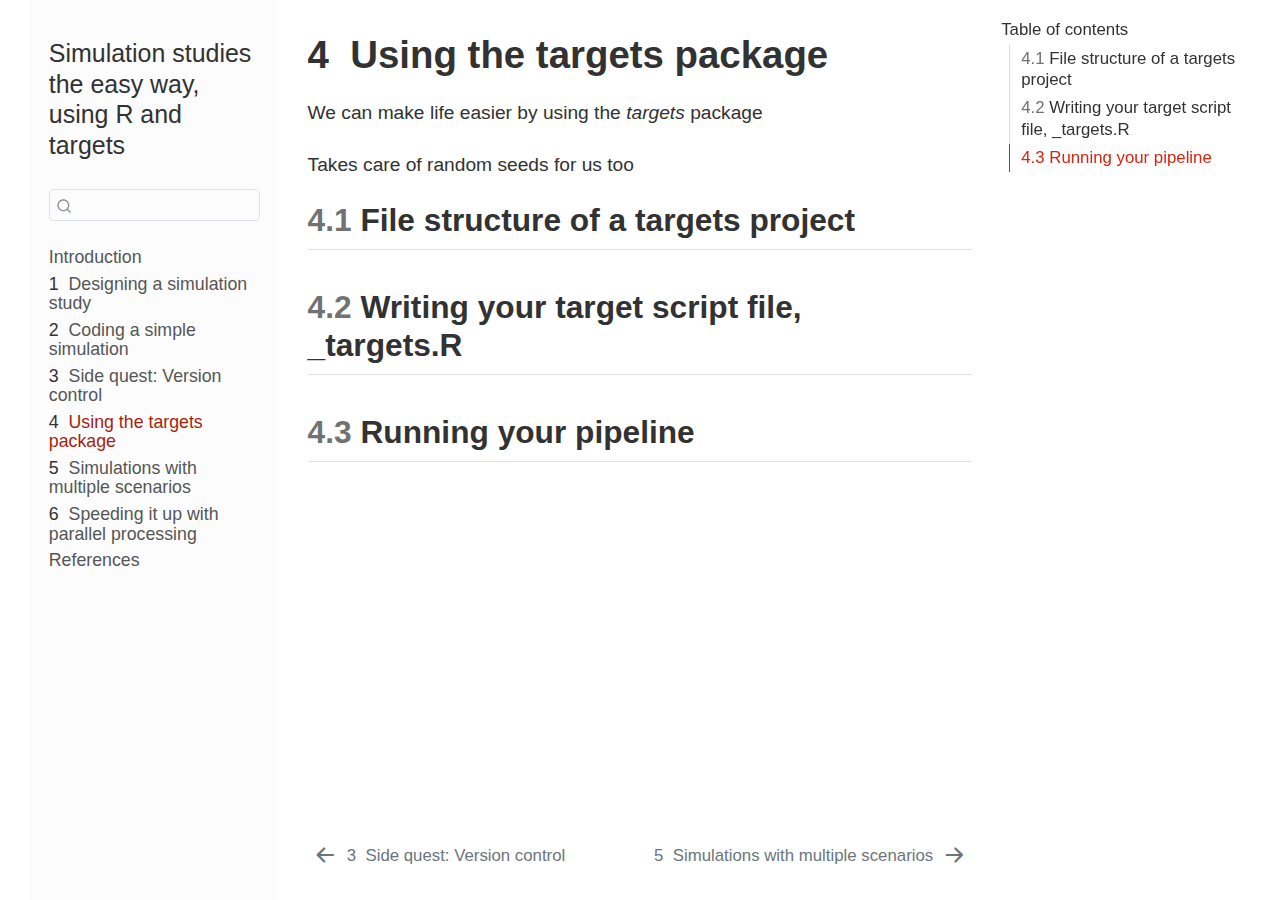
<file: _book/using-targets.html>
<!DOCTYPE html>
<html xmlns="http://www.w3.org/1999/xhtml" lang="en" xml:lang="en"><head>

<meta charset="utf-8">
<meta name="generator" content="quarto-1.7.31">

<meta name="viewport" content="width=device-width, initial-scale=1.0, user-scalable=yes">


<title>4&nbsp; Using the targets package – Simulation studies the easy way, using R and targets</title>
<style>
code{white-space: pre-wrap;}
span.smallcaps{font-variant: small-caps;}
div.columns{display: flex; gap: min(4vw, 1.5em);}
div.column{flex: auto; overflow-x: auto;}
div.hanging-indent{margin-left: 1.5em; text-indent: -1.5em;}
ul.task-list{list-style: none;}
ul.task-list li input[type="checkbox"] {
  width: 0.8em;
  margin: 0 0.8em 0.2em -1em; /* quarto-specific, see https://github.com/quarto-dev/quarto-cli/issues/4556 */ 
  vertical-align: middle;
}
</style>


<script src="site_libs/quarto-nav/quarto-nav.js"></script>
<script src="site_libs/quarto-nav/headroom.min.js"></script>
<script src="site_libs/clipboard/clipboard.min.js"></script>
<script src="site_libs/quarto-search/autocomplete.umd.js"></script>
<script src="site_libs/quarto-search/fuse.min.js"></script>
<script src="site_libs/quarto-search/quarto-search.js"></script>
<meta name="quarto:offset" content="./">
<link href="./multiple-scenarios.html" rel="next">
<link href="./version-control.html" rel="prev">
<script src="site_libs/quarto-html/quarto.js" type="module"></script>
<script src="site_libs/quarto-html/tabsets/tabsets.js" type="module"></script>
<script src="site_libs/quarto-html/popper.min.js"></script>
<script src="site_libs/quarto-html/tippy.umd.min.js"></script>
<script src="site_libs/quarto-html/anchor.min.js"></script>
<link href="site_libs/quarto-html/tippy.css" rel="stylesheet">
<link href="site_libs/quarto-html/quarto-syntax-highlighting-e1a5c8363afafaef2c763b6775fbf3ca.css" rel="stylesheet" id="quarto-text-highlighting-styles">
<script src="site_libs/bootstrap/bootstrap.min.js"></script>
<link href="site_libs/bootstrap/bootstrap-icons.css" rel="stylesheet">
<link href="site_libs/bootstrap/bootstrap-98af437a075db556b66f701f076d5663.min.css" rel="stylesheet" append-hash="true" id="quarto-bootstrap" data-mode="light">
<script id="quarto-search-options" type="application/json">{
  "location": "sidebar",
  "copy-button": false,
  "collapse-after": 3,
  "panel-placement": "start",
  "type": "textbox",
  "limit": 50,
  "keyboard-shortcut": [
    "f",
    "/",
    "s"
  ],
  "show-item-context": false,
  "language": {
    "search-no-results-text": "No results",
    "search-matching-documents-text": "matching documents",
    "search-copy-link-title": "Copy link to search",
    "search-hide-matches-text": "Hide additional matches",
    "search-more-match-text": "more match in this document",
    "search-more-matches-text": "more matches in this document",
    "search-clear-button-title": "Clear",
    "search-text-placeholder": "",
    "search-detached-cancel-button-title": "Cancel",
    "search-submit-button-title": "Submit",
    "search-label": "Search"
  }
}</script>


</head>

<body class="nav-sidebar floating quarto-light">

<div id="quarto-search-results"></div>
  <header id="quarto-header" class="headroom fixed-top">
  <nav class="quarto-secondary-nav">
    <div class="container-fluid d-flex">
      <button type="button" class="quarto-btn-toggle btn" data-bs-toggle="collapse" role="button" data-bs-target=".quarto-sidebar-collapse-item" aria-controls="quarto-sidebar" aria-expanded="false" aria-label="Toggle sidebar navigation" onclick="if (window.quartoToggleHeadroom) { window.quartoToggleHeadroom(); }">
        <i class="bi bi-layout-text-sidebar-reverse"></i>
      </button>
        <nav class="quarto-page-breadcrumbs" aria-label="breadcrumb"><ol class="breadcrumb"><li class="breadcrumb-item"><a href="./using-targets.html"><span class="chapter-number">4</span>&nbsp; <span class="chapter-title">Using the targets package</span></a></li></ol></nav>
        <a class="flex-grow-1" role="navigation" data-bs-toggle="collapse" data-bs-target=".quarto-sidebar-collapse-item" aria-controls="quarto-sidebar" aria-expanded="false" aria-label="Toggle sidebar navigation" onclick="if (window.quartoToggleHeadroom) { window.quartoToggleHeadroom(); }">      
        </a>
      <button type="button" class="btn quarto-search-button" aria-label="Search" onclick="window.quartoOpenSearch();">
        <i class="bi bi-search"></i>
      </button>
    </div>
  </nav>
</header>
<!-- content -->
<div id="quarto-content" class="quarto-container page-columns page-rows-contents page-layout-article">
<!-- sidebar -->
  <nav id="quarto-sidebar" class="sidebar collapse collapse-horizontal quarto-sidebar-collapse-item sidebar-navigation floating overflow-auto">
    <div class="pt-lg-2 mt-2 text-left sidebar-header">
    <div class="sidebar-title mb-0 py-0">
      <a href="./">Simulation studies the easy way, using R and targets</a> 
    </div>
      </div>
        <div class="mt-2 flex-shrink-0 align-items-center">
        <div class="sidebar-search">
        <div id="quarto-search" class="" title="Search"></div>
        </div>
        </div>
    <div class="sidebar-menu-container"> 
    <ul class="list-unstyled mt-1">
        <li class="sidebar-item">
  <div class="sidebar-item-container"> 
  <a href="./index.html" class="sidebar-item-text sidebar-link">
 <span class="menu-text">Introduction</span></a>
  </div>
</li>
        <li class="sidebar-item">
  <div class="sidebar-item-container"> 
  <a href="./design.html" class="sidebar-item-text sidebar-link">
 <span class="menu-text"><span class="chapter-number">1</span>&nbsp; <span class="chapter-title">Designing a simulation study</span></span></a>
  </div>
</li>
        <li class="sidebar-item">
  <div class="sidebar-item-container"> 
  <a href="./simple-simulation.html" class="sidebar-item-text sidebar-link">
 <span class="menu-text"><span class="chapter-number">2</span>&nbsp; <span class="chapter-title">Coding a simple simulation</span></span></a>
  </div>
</li>
        <li class="sidebar-item">
  <div class="sidebar-item-container"> 
  <a href="./version-control.html" class="sidebar-item-text sidebar-link">
 <span class="menu-text"><span class="chapter-number">3</span>&nbsp; <span class="chapter-title">Side quest: Version control</span></span></a>
  </div>
</li>
        <li class="sidebar-item">
  <div class="sidebar-item-container"> 
  <a href="./using-targets.html" class="sidebar-item-text sidebar-link active">
 <span class="menu-text"><span class="chapter-number">4</span>&nbsp; <span class="chapter-title">Using the targets package</span></span></a>
  </div>
</li>
        <li class="sidebar-item">
  <div class="sidebar-item-container"> 
  <a href="./multiple-scenarios.html" class="sidebar-item-text sidebar-link">
 <span class="menu-text"><span class="chapter-number">5</span>&nbsp; <span class="chapter-title">Simulations with multiple scenarios</span></span></a>
  </div>
</li>
        <li class="sidebar-item">
  <div class="sidebar-item-container"> 
  <a href="./parallel-processing.html" class="sidebar-item-text sidebar-link">
 <span class="menu-text"><span class="chapter-number">6</span>&nbsp; <span class="chapter-title">Speeding it up with parallel processing</span></span></a>
  </div>
</li>
        <li class="sidebar-item">
  <div class="sidebar-item-container"> 
  <a href="./references.html" class="sidebar-item-text sidebar-link">
 <span class="menu-text">References</span></a>
  </div>
</li>
    </ul>
    </div>
</nav>
<div id="quarto-sidebar-glass" class="quarto-sidebar-collapse-item" data-bs-toggle="collapse" data-bs-target=".quarto-sidebar-collapse-item"></div>
<!-- margin-sidebar -->
    <div id="quarto-margin-sidebar" class="sidebar margin-sidebar">
        <nav id="TOC" role="doc-toc" class="toc-active">
    <h2 id="toc-title">Table of contents</h2>
   
  <ul>
  <li><a href="#file-structure-of-a-targets-project" id="toc-file-structure-of-a-targets-project" class="nav-link active" data-scroll-target="#file-structure-of-a-targets-project"><span class="header-section-number">4.1</span> File structure of a targets project</a></li>
  <li><a href="#writing-your-target-script-file-_targets.r" id="toc-writing-your-target-script-file-_targets.r" class="nav-link" data-scroll-target="#writing-your-target-script-file-_targets.r"><span class="header-section-number">4.2</span> Writing your target script file, _targets.R</a></li>
  <li><a href="#running-your-pipeline" id="toc-running-your-pipeline" class="nav-link" data-scroll-target="#running-your-pipeline"><span class="header-section-number">4.3</span> Running your pipeline</a></li>
  </ul>
</nav>
    </div>
<!-- main -->
<main class="content" id="quarto-document-content">

<header id="title-block-header" class="quarto-title-block default">
<div class="quarto-title">
<h1 class="title"><span class="chapter-number">4</span>&nbsp; <span class="chapter-title">Using the targets package</span></h1>
</div>



<div class="quarto-title-meta">

    
  
    
  </div>
  


</header>


<p>We can make life easier by using the <em>targets</em> package</p>
<p>Takes care of random seeds for us too</p>
<section id="file-structure-of-a-targets-project" class="level2" data-number="4.1">
<h2 data-number="4.1" class="anchored" data-anchor-id="file-structure-of-a-targets-project"><span class="header-section-number">4.1</span> File structure of a targets project</h2>
</section>
<section id="writing-your-target-script-file-_targets.r" class="level2" data-number="4.2">
<h2 data-number="4.2" class="anchored" data-anchor-id="writing-your-target-script-file-_targets.r"><span class="header-section-number">4.2</span> Writing your target script file, _targets.R</h2>
</section>
<section id="running-your-pipeline" class="level2" data-number="4.3">
<h2 data-number="4.3" class="anchored" data-anchor-id="running-your-pipeline"><span class="header-section-number">4.3</span> Running your pipeline</h2>


</section>

</main> <!-- /main -->
<script id="quarto-html-after-body" type="application/javascript">
  window.document.addEventListener("DOMContentLoaded", function (event) {
    const icon = "";
    const anchorJS = new window.AnchorJS();
    anchorJS.options = {
      placement: 'right',
      icon: icon
    };
    anchorJS.add('.anchored');
    const isCodeAnnotation = (el) => {
      for (const clz of el.classList) {
        if (clz.startsWith('code-annotation-')) {                     
          return true;
        }
      }
      return false;
    }
    const onCopySuccess = function(e) {
      // button target
      const button = e.trigger;
      // don't keep focus
      button.blur();
      // flash "checked"
      button.classList.add('code-copy-button-checked');
      var currentTitle = button.getAttribute("title");
      button.setAttribute("title", "Copied!");
      let tooltip;
      if (window.bootstrap) {
        button.setAttribute("data-bs-toggle", "tooltip");
        button.setAttribute("data-bs-placement", "left");
        button.setAttribute("data-bs-title", "Copied!");
        tooltip = new bootstrap.Tooltip(button, 
          { trigger: "manual", 
            customClass: "code-copy-button-tooltip",
            offset: [0, -8]});
        tooltip.show();    
      }
      setTimeout(function() {
        if (tooltip) {
          tooltip.hide();
          button.removeAttribute("data-bs-title");
          button.removeAttribute("data-bs-toggle");
          button.removeAttribute("data-bs-placement");
        }
        button.setAttribute("title", currentTitle);
        button.classList.remove('code-copy-button-checked');
      }, 1000);
      // clear code selection
      e.clearSelection();
    }
    const getTextToCopy = function(trigger) {
        const codeEl = trigger.previousElementSibling.cloneNode(true);
        for (const childEl of codeEl.children) {
          if (isCodeAnnotation(childEl)) {
            childEl.remove();
          }
        }
        return codeEl.innerText;
    }
    const clipboard = new window.ClipboardJS('.code-copy-button:not([data-in-quarto-modal])', {
      text: getTextToCopy
    });
    clipboard.on('success', onCopySuccess);
    if (window.document.getElementById('quarto-embedded-source-code-modal')) {
      const clipboardModal = new window.ClipboardJS('.code-copy-button[data-in-quarto-modal]', {
        text: getTextToCopy,
        container: window.document.getElementById('quarto-embedded-source-code-modal')
      });
      clipboardModal.on('success', onCopySuccess);
    }
      var localhostRegex = new RegExp(/^(?:http|https):\/\/localhost\:?[0-9]*\//);
      var mailtoRegex = new RegExp(/^mailto:/);
        var filterRegex = new RegExp('/' + window.location.host + '/');
      var isInternal = (href) => {
          return filterRegex.test(href) || localhostRegex.test(href) || mailtoRegex.test(href);
      }
      // Inspect non-navigation links and adorn them if external
     var links = window.document.querySelectorAll('a[href]:not(.nav-link):not(.navbar-brand):not(.toc-action):not(.sidebar-link):not(.sidebar-item-toggle):not(.pagination-link):not(.no-external):not([aria-hidden]):not(.dropdown-item):not(.quarto-navigation-tool):not(.about-link)');
      for (var i=0; i<links.length; i++) {
        const link = links[i];
        if (!isInternal(link.href)) {
          // undo the damage that might have been done by quarto-nav.js in the case of
          // links that we want to consider external
          if (link.dataset.originalHref !== undefined) {
            link.href = link.dataset.originalHref;
          }
        }
      }
    function tippyHover(el, contentFn, onTriggerFn, onUntriggerFn) {
      const config = {
        allowHTML: true,
        maxWidth: 500,
        delay: 100,
        arrow: false,
        appendTo: function(el) {
            return el.parentElement;
        },
        interactive: true,
        interactiveBorder: 10,
        theme: 'quarto',
        placement: 'bottom-start',
      };
      if (contentFn) {
        config.content = contentFn;
      }
      if (onTriggerFn) {
        config.onTrigger = onTriggerFn;
      }
      if (onUntriggerFn) {
        config.onUntrigger = onUntriggerFn;
      }
      window.tippy(el, config); 
    }
    const noterefs = window.document.querySelectorAll('a[role="doc-noteref"]');
    for (var i=0; i<noterefs.length; i++) {
      const ref = noterefs[i];
      tippyHover(ref, function() {
        // use id or data attribute instead here
        let href = ref.getAttribute('data-footnote-href') || ref.getAttribute('href');
        try { href = new URL(href).hash; } catch {}
        const id = href.replace(/^#\/?/, "");
        const note = window.document.getElementById(id);
        if (note) {
          return note.innerHTML;
        } else {
          return "";
        }
      });
    }
    const xrefs = window.document.querySelectorAll('a.quarto-xref');
    const processXRef = (id, note) => {
      // Strip column container classes
      const stripColumnClz = (el) => {
        el.classList.remove("page-full", "page-columns");
        if (el.children) {
          for (const child of el.children) {
            stripColumnClz(child);
          }
        }
      }
      stripColumnClz(note)
      if (id === null || id.startsWith('sec-')) {
        // Special case sections, only their first couple elements
        const container = document.createElement("div");
        if (note.children && note.children.length > 2) {
          container.appendChild(note.children[0].cloneNode(true));
          for (let i = 1; i < note.children.length; i++) {
            const child = note.children[i];
            if (child.tagName === "P" && child.innerText === "") {
              continue;
            } else {
              container.appendChild(child.cloneNode(true));
              break;
            }
          }
          if (window.Quarto?.typesetMath) {
            window.Quarto.typesetMath(container);
          }
          return container.innerHTML
        } else {
          if (window.Quarto?.typesetMath) {
            window.Quarto.typesetMath(note);
          }
          return note.innerHTML;
        }
      } else {
        // Remove any anchor links if they are present
        const anchorLink = note.querySelector('a.anchorjs-link');
        if (anchorLink) {
          anchorLink.remove();
        }
        if (window.Quarto?.typesetMath) {
          window.Quarto.typesetMath(note);
        }
        if (note.classList.contains("callout")) {
          return note.outerHTML;
        } else {
          return note.innerHTML;
        }
      }
    }
    for (var i=0; i<xrefs.length; i++) {
      const xref = xrefs[i];
      tippyHover(xref, undefined, function(instance) {
        instance.disable();
        let url = xref.getAttribute('href');
        let hash = undefined; 
        if (url.startsWith('#')) {
          hash = url;
        } else {
          try { hash = new URL(url).hash; } catch {}
        }
        if (hash) {
          const id = hash.replace(/^#\/?/, "");
          const note = window.document.getElementById(id);
          if (note !== null) {
            try {
              const html = processXRef(id, note.cloneNode(true));
              instance.setContent(html);
            } finally {
              instance.enable();
              instance.show();
            }
          } else {
            // See if we can fetch this
            fetch(url.split('#')[0])
            .then(res => res.text())
            .then(html => {
              const parser = new DOMParser();
              const htmlDoc = parser.parseFromString(html, "text/html");
              const note = htmlDoc.getElementById(id);
              if (note !== null) {
                const html = processXRef(id, note);
                instance.setContent(html);
              } 
            }).finally(() => {
              instance.enable();
              instance.show();
            });
          }
        } else {
          // See if we can fetch a full url (with no hash to target)
          // This is a special case and we should probably do some content thinning / targeting
          fetch(url)
          .then(res => res.text())
          .then(html => {
            const parser = new DOMParser();
            const htmlDoc = parser.parseFromString(html, "text/html");
            const note = htmlDoc.querySelector('main.content');
            if (note !== null) {
              // This should only happen for chapter cross references
              // (since there is no id in the URL)
              // remove the first header
              if (note.children.length > 0 && note.children[0].tagName === "HEADER") {
                note.children[0].remove();
              }
              const html = processXRef(null, note);
              instance.setContent(html);
            } 
          }).finally(() => {
            instance.enable();
            instance.show();
          });
        }
      }, function(instance) {
      });
    }
        let selectedAnnoteEl;
        const selectorForAnnotation = ( cell, annotation) => {
          let cellAttr = 'data-code-cell="' + cell + '"';
          let lineAttr = 'data-code-annotation="' +  annotation + '"';
          const selector = 'span[' + cellAttr + '][' + lineAttr + ']';
          return selector;
        }
        const selectCodeLines = (annoteEl) => {
          const doc = window.document;
          const targetCell = annoteEl.getAttribute("data-target-cell");
          const targetAnnotation = annoteEl.getAttribute("data-target-annotation");
          const annoteSpan = window.document.querySelector(selectorForAnnotation(targetCell, targetAnnotation));
          const lines = annoteSpan.getAttribute("data-code-lines").split(",");
          const lineIds = lines.map((line) => {
            return targetCell + "-" + line;
          })
          let top = null;
          let height = null;
          let parent = null;
          if (lineIds.length > 0) {
              //compute the position of the single el (top and bottom and make a div)
              const el = window.document.getElementById(lineIds[0]);
              top = el.offsetTop;
              height = el.offsetHeight;
              parent = el.parentElement.parentElement;
            if (lineIds.length > 1) {
              const lastEl = window.document.getElementById(lineIds[lineIds.length - 1]);
              const bottom = lastEl.offsetTop + lastEl.offsetHeight;
              height = bottom - top;
            }
            if (top !== null && height !== null && parent !== null) {
              // cook up a div (if necessary) and position it 
              let div = window.document.getElementById("code-annotation-line-highlight");
              if (div === null) {
                div = window.document.createElement("div");
                div.setAttribute("id", "code-annotation-line-highlight");
                div.style.position = 'absolute';
                parent.appendChild(div);
              }
              div.style.top = top - 2 + "px";
              div.style.height = height + 4 + "px";
              div.style.left = 0;
              let gutterDiv = window.document.getElementById("code-annotation-line-highlight-gutter");
              if (gutterDiv === null) {
                gutterDiv = window.document.createElement("div");
                gutterDiv.setAttribute("id", "code-annotation-line-highlight-gutter");
                gutterDiv.style.position = 'absolute';
                const codeCell = window.document.getElementById(targetCell);
                const gutter = codeCell.querySelector('.code-annotation-gutter');
                gutter.appendChild(gutterDiv);
              }
              gutterDiv.style.top = top - 2 + "px";
              gutterDiv.style.height = height + 4 + "px";
            }
            selectedAnnoteEl = annoteEl;
          }
        };
        const unselectCodeLines = () => {
          const elementsIds = ["code-annotation-line-highlight", "code-annotation-line-highlight-gutter"];
          elementsIds.forEach((elId) => {
            const div = window.document.getElementById(elId);
            if (div) {
              div.remove();
            }
          });
          selectedAnnoteEl = undefined;
        };
          // Handle positioning of the toggle
      window.addEventListener(
        "resize",
        throttle(() => {
          elRect = undefined;
          if (selectedAnnoteEl) {
            selectCodeLines(selectedAnnoteEl);
          }
        }, 10)
      );
      function throttle(fn, ms) {
      let throttle = false;
      let timer;
        return (...args) => {
          if(!throttle) { // first call gets through
              fn.apply(this, args);
              throttle = true;
          } else { // all the others get throttled
              if(timer) clearTimeout(timer); // cancel #2
              timer = setTimeout(() => {
                fn.apply(this, args);
                timer = throttle = false;
              }, ms);
          }
        };
      }
        // Attach click handler to the DT
        const annoteDls = window.document.querySelectorAll('dt[data-target-cell]');
        for (const annoteDlNode of annoteDls) {
          annoteDlNode.addEventListener('click', (event) => {
            const clickedEl = event.target;
            if (clickedEl !== selectedAnnoteEl) {
              unselectCodeLines();
              const activeEl = window.document.querySelector('dt[data-target-cell].code-annotation-active');
              if (activeEl) {
                activeEl.classList.remove('code-annotation-active');
              }
              selectCodeLines(clickedEl);
              clickedEl.classList.add('code-annotation-active');
            } else {
              // Unselect the line
              unselectCodeLines();
              clickedEl.classList.remove('code-annotation-active');
            }
          });
        }
    const findCites = (el) => {
      const parentEl = el.parentElement;
      if (parentEl) {
        const cites = parentEl.dataset.cites;
        if (cites) {
          return {
            el,
            cites: cites.split(' ')
          };
        } else {
          return findCites(el.parentElement)
        }
      } else {
        return undefined;
      }
    };
    var bibliorefs = window.document.querySelectorAll('a[role="doc-biblioref"]');
    for (var i=0; i<bibliorefs.length; i++) {
      const ref = bibliorefs[i];
      const citeInfo = findCites(ref);
      if (citeInfo) {
        tippyHover(citeInfo.el, function() {
          var popup = window.document.createElement('div');
          citeInfo.cites.forEach(function(cite) {
            var citeDiv = window.document.createElement('div');
            citeDiv.classList.add('hanging-indent');
            citeDiv.classList.add('csl-entry');
            var biblioDiv = window.document.getElementById('ref-' + cite);
            if (biblioDiv) {
              citeDiv.innerHTML = biblioDiv.innerHTML;
            }
            popup.appendChild(citeDiv);
          });
          return popup.innerHTML;
        });
      }
    }
  });
  </script>
<nav class="page-navigation">
  <div class="nav-page nav-page-previous">
      <a href="./version-control.html" class="pagination-link" aria-label="Side quest: Version control">
        <i class="bi bi-arrow-left-short"></i> <span class="nav-page-text"><span class="chapter-number">3</span>&nbsp; <span class="chapter-title">Side quest: Version control</span></span>
      </a>          
  </div>
  <div class="nav-page nav-page-next">
      <a href="./multiple-scenarios.html" class="pagination-link" aria-label="Simulations with multiple scenarios">
        <span class="nav-page-text"><span class="chapter-number">5</span>&nbsp; <span class="chapter-title">Simulations with multiple scenarios</span></span> <i class="bi bi-arrow-right-short"></i>
      </a>
  </div>
</nav>
</div> <!-- /content -->




</body></html>
</file>
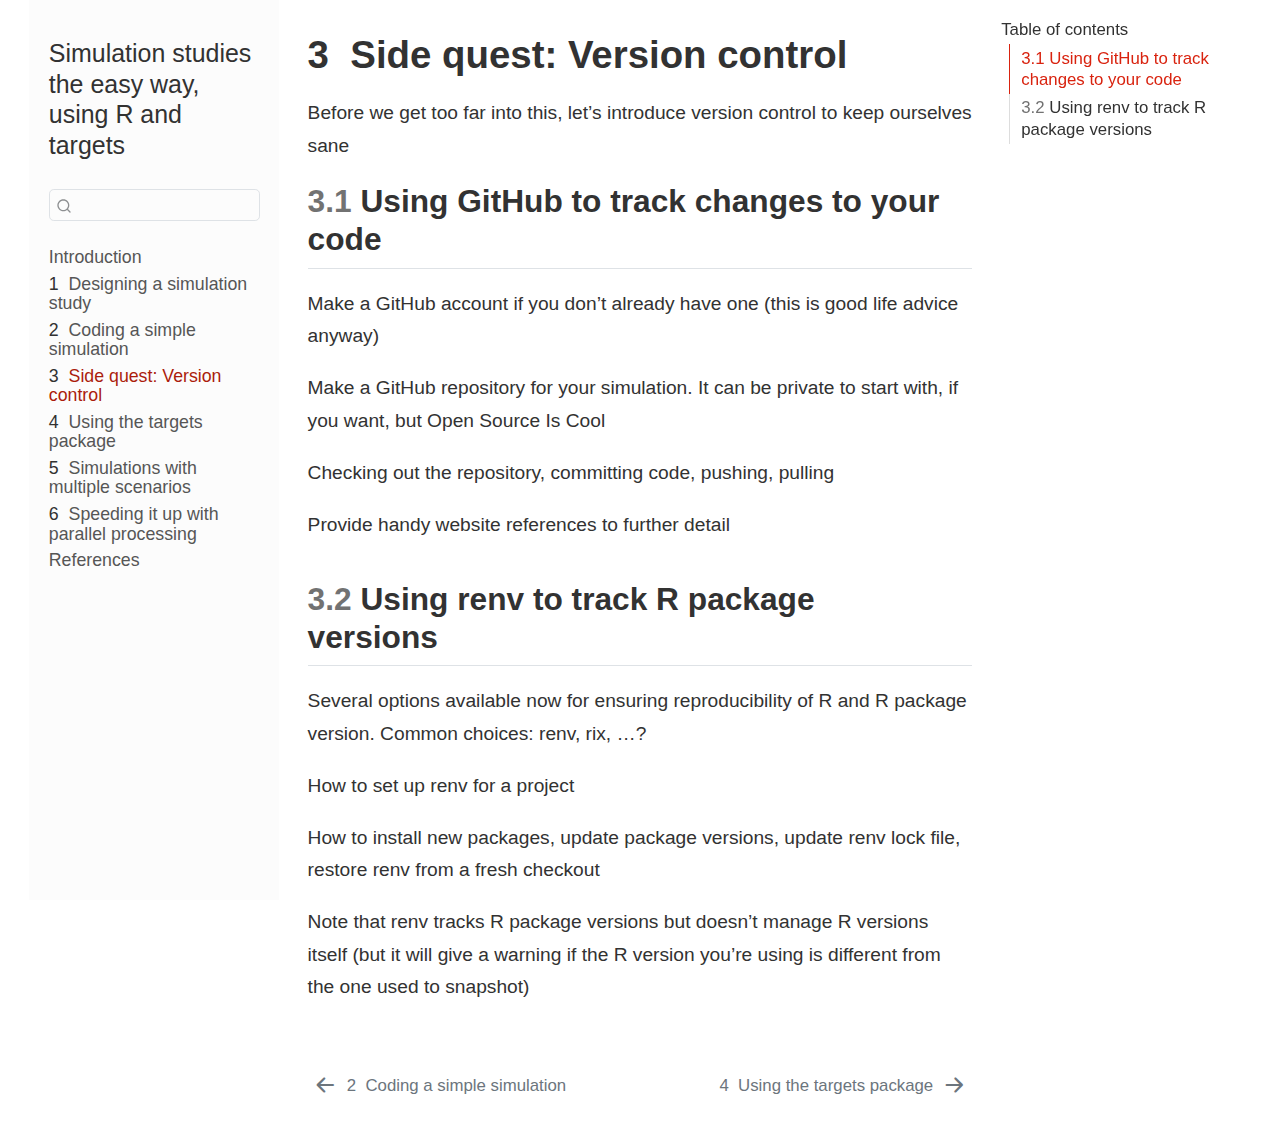
<file: _book/version-control.html>
<!DOCTYPE html>
<html xmlns="http://www.w3.org/1999/xhtml" lang="en" xml:lang="en"><head>

<meta charset="utf-8">
<meta name="generator" content="quarto-1.7.31">

<meta name="viewport" content="width=device-width, initial-scale=1.0, user-scalable=yes">


<title>3&nbsp; Side quest: Version control – Simulation studies the easy way, using R and targets</title>
<style>
code{white-space: pre-wrap;}
span.smallcaps{font-variant: small-caps;}
div.columns{display: flex; gap: min(4vw, 1.5em);}
div.column{flex: auto; overflow-x: auto;}
div.hanging-indent{margin-left: 1.5em; text-indent: -1.5em;}
ul.task-list{list-style: none;}
ul.task-list li input[type="checkbox"] {
  width: 0.8em;
  margin: 0 0.8em 0.2em -1em; /* quarto-specific, see https://github.com/quarto-dev/quarto-cli/issues/4556 */ 
  vertical-align: middle;
}
</style>


<script src="site_libs/quarto-nav/quarto-nav.js"></script>
<script src="site_libs/quarto-nav/headroom.min.js"></script>
<script src="site_libs/clipboard/clipboard.min.js"></script>
<script src="site_libs/quarto-search/autocomplete.umd.js"></script>
<script src="site_libs/quarto-search/fuse.min.js"></script>
<script src="site_libs/quarto-search/quarto-search.js"></script>
<meta name="quarto:offset" content="./">
<link href="./using-targets.html" rel="next">
<link href="./simple-simulation.html" rel="prev">
<script src="site_libs/quarto-html/quarto.js" type="module"></script>
<script src="site_libs/quarto-html/tabsets/tabsets.js" type="module"></script>
<script src="site_libs/quarto-html/popper.min.js"></script>
<script src="site_libs/quarto-html/tippy.umd.min.js"></script>
<script src="site_libs/quarto-html/anchor.min.js"></script>
<link href="site_libs/quarto-html/tippy.css" rel="stylesheet">
<link href="site_libs/quarto-html/quarto-syntax-highlighting-e1a5c8363afafaef2c763b6775fbf3ca.css" rel="stylesheet" id="quarto-text-highlighting-styles">
<script src="site_libs/bootstrap/bootstrap.min.js"></script>
<link href="site_libs/bootstrap/bootstrap-icons.css" rel="stylesheet">
<link href="site_libs/bootstrap/bootstrap-98af437a075db556b66f701f076d5663.min.css" rel="stylesheet" append-hash="true" id="quarto-bootstrap" data-mode="light">
<script id="quarto-search-options" type="application/json">{
  "location": "sidebar",
  "copy-button": false,
  "collapse-after": 3,
  "panel-placement": "start",
  "type": "textbox",
  "limit": 50,
  "keyboard-shortcut": [
    "f",
    "/",
    "s"
  ],
  "show-item-context": false,
  "language": {
    "search-no-results-text": "No results",
    "search-matching-documents-text": "matching documents",
    "search-copy-link-title": "Copy link to search",
    "search-hide-matches-text": "Hide additional matches",
    "search-more-match-text": "more match in this document",
    "search-more-matches-text": "more matches in this document",
    "search-clear-button-title": "Clear",
    "search-text-placeholder": "",
    "search-detached-cancel-button-title": "Cancel",
    "search-submit-button-title": "Submit",
    "search-label": "Search"
  }
}</script>


</head>

<body class="nav-sidebar floating quarto-light">

<div id="quarto-search-results"></div>
  <header id="quarto-header" class="headroom fixed-top">
  <nav class="quarto-secondary-nav">
    <div class="container-fluid d-flex">
      <button type="button" class="quarto-btn-toggle btn" data-bs-toggle="collapse" role="button" data-bs-target=".quarto-sidebar-collapse-item" aria-controls="quarto-sidebar" aria-expanded="false" aria-label="Toggle sidebar navigation" onclick="if (window.quartoToggleHeadroom) { window.quartoToggleHeadroom(); }">
        <i class="bi bi-layout-text-sidebar-reverse"></i>
      </button>
        <nav class="quarto-page-breadcrumbs" aria-label="breadcrumb"><ol class="breadcrumb"><li class="breadcrumb-item"><a href="./version-control.html"><span class="chapter-number">3</span>&nbsp; <span class="chapter-title">Side quest: Version control</span></a></li></ol></nav>
        <a class="flex-grow-1" role="navigation" data-bs-toggle="collapse" data-bs-target=".quarto-sidebar-collapse-item" aria-controls="quarto-sidebar" aria-expanded="false" aria-label="Toggle sidebar navigation" onclick="if (window.quartoToggleHeadroom) { window.quartoToggleHeadroom(); }">      
        </a>
      <button type="button" class="btn quarto-search-button" aria-label="Search" onclick="window.quartoOpenSearch();">
        <i class="bi bi-search"></i>
      </button>
    </div>
  </nav>
</header>
<!-- content -->
<div id="quarto-content" class="quarto-container page-columns page-rows-contents page-layout-article">
<!-- sidebar -->
  <nav id="quarto-sidebar" class="sidebar collapse collapse-horizontal quarto-sidebar-collapse-item sidebar-navigation floating overflow-auto">
    <div class="pt-lg-2 mt-2 text-left sidebar-header">
    <div class="sidebar-title mb-0 py-0">
      <a href="./">Simulation studies the easy way, using R and targets</a> 
    </div>
      </div>
        <div class="mt-2 flex-shrink-0 align-items-center">
        <div class="sidebar-search">
        <div id="quarto-search" class="" title="Search"></div>
        </div>
        </div>
    <div class="sidebar-menu-container"> 
    <ul class="list-unstyled mt-1">
        <li class="sidebar-item">
  <div class="sidebar-item-container"> 
  <a href="./index.html" class="sidebar-item-text sidebar-link">
 <span class="menu-text">Introduction</span></a>
  </div>
</li>
        <li class="sidebar-item">
  <div class="sidebar-item-container"> 
  <a href="./design.html" class="sidebar-item-text sidebar-link">
 <span class="menu-text"><span class="chapter-number">1</span>&nbsp; <span class="chapter-title">Designing a simulation study</span></span></a>
  </div>
</li>
        <li class="sidebar-item">
  <div class="sidebar-item-container"> 
  <a href="./simple-simulation.html" class="sidebar-item-text sidebar-link">
 <span class="menu-text"><span class="chapter-number">2</span>&nbsp; <span class="chapter-title">Coding a simple simulation</span></span></a>
  </div>
</li>
        <li class="sidebar-item">
  <div class="sidebar-item-container"> 
  <a href="./version-control.html" class="sidebar-item-text sidebar-link active">
 <span class="menu-text"><span class="chapter-number">3</span>&nbsp; <span class="chapter-title">Side quest: Version control</span></span></a>
  </div>
</li>
        <li class="sidebar-item">
  <div class="sidebar-item-container"> 
  <a href="./using-targets.html" class="sidebar-item-text sidebar-link">
 <span class="menu-text"><span class="chapter-number">4</span>&nbsp; <span class="chapter-title">Using the targets package</span></span></a>
  </div>
</li>
        <li class="sidebar-item">
  <div class="sidebar-item-container"> 
  <a href="./multiple-scenarios.html" class="sidebar-item-text sidebar-link">
 <span class="menu-text"><span class="chapter-number">5</span>&nbsp; <span class="chapter-title">Simulations with multiple scenarios</span></span></a>
  </div>
</li>
        <li class="sidebar-item">
  <div class="sidebar-item-container"> 
  <a href="./parallel-processing.html" class="sidebar-item-text sidebar-link">
 <span class="menu-text"><span class="chapter-number">6</span>&nbsp; <span class="chapter-title">Speeding it up with parallel processing</span></span></a>
  </div>
</li>
        <li class="sidebar-item">
  <div class="sidebar-item-container"> 
  <a href="./references.html" class="sidebar-item-text sidebar-link">
 <span class="menu-text">References</span></a>
  </div>
</li>
    </ul>
    </div>
</nav>
<div id="quarto-sidebar-glass" class="quarto-sidebar-collapse-item" data-bs-toggle="collapse" data-bs-target=".quarto-sidebar-collapse-item"></div>
<!-- margin-sidebar -->
    <div id="quarto-margin-sidebar" class="sidebar margin-sidebar">
        <nav id="TOC" role="doc-toc" class="toc-active">
    <h2 id="toc-title">Table of contents</h2>
   
  <ul>
  <li><a href="#using-github-to-track-changes-to-your-code" id="toc-using-github-to-track-changes-to-your-code" class="nav-link active" data-scroll-target="#using-github-to-track-changes-to-your-code"><span class="header-section-number">3.1</span> Using GitHub to track changes to your code</a></li>
  <li><a href="#using-renv-to-track-r-package-versions" id="toc-using-renv-to-track-r-package-versions" class="nav-link" data-scroll-target="#using-renv-to-track-r-package-versions"><span class="header-section-number">3.2</span> Using renv to track R package versions</a></li>
  </ul>
</nav>
    </div>
<!-- main -->
<main class="content" id="quarto-document-content">

<header id="title-block-header" class="quarto-title-block default">
<div class="quarto-title">
<h1 class="title"><span class="chapter-number">3</span>&nbsp; <span class="chapter-title">Side quest: Version control</span></h1>
</div>



<div class="quarto-title-meta">

    
  
    
  </div>
  


</header>


<p>Before we get too far into this, let’s introduce version control to keep ourselves sane</p>
<section id="using-github-to-track-changes-to-your-code" class="level2" data-number="3.1">
<h2 data-number="3.1" class="anchored" data-anchor-id="using-github-to-track-changes-to-your-code"><span class="header-section-number">3.1</span> Using GitHub to track changes to your code</h2>
<p>Make a GitHub account if you don’t already have one (this is good life advice anyway)</p>
<p>Make a GitHub repository for your simulation. It can be private to start with, if you want, but Open Source Is Cool</p>
<p>Checking out the repository, committing code, pushing, pulling</p>
<p>Provide handy website references to further detail</p>
</section>
<section id="using-renv-to-track-r-package-versions" class="level2" data-number="3.2">
<h2 data-number="3.2" class="anchored" data-anchor-id="using-renv-to-track-r-package-versions"><span class="header-section-number">3.2</span> Using renv to track R package versions</h2>
<p>Several options available now for ensuring reproducibility of R and R package version. Common choices: renv, rix, …?</p>
<p>How to set up renv for a project</p>
<p>How to install new packages, update package versions, update renv lock file, restore renv from a fresh checkout</p>
<p>Note that renv tracks R package versions but doesn’t manage R versions itself (but it will give a warning if the R version you’re using is different from the one used to snapshot)</p>


</section>

</main> <!-- /main -->
<script id="quarto-html-after-body" type="application/javascript">
  window.document.addEventListener("DOMContentLoaded", function (event) {
    const icon = "";
    const anchorJS = new window.AnchorJS();
    anchorJS.options = {
      placement: 'right',
      icon: icon
    };
    anchorJS.add('.anchored');
    const isCodeAnnotation = (el) => {
      for (const clz of el.classList) {
        if (clz.startsWith('code-annotation-')) {                     
          return true;
        }
      }
      return false;
    }
    const onCopySuccess = function(e) {
      // button target
      const button = e.trigger;
      // don't keep focus
      button.blur();
      // flash "checked"
      button.classList.add('code-copy-button-checked');
      var currentTitle = button.getAttribute("title");
      button.setAttribute("title", "Copied!");
      let tooltip;
      if (window.bootstrap) {
        button.setAttribute("data-bs-toggle", "tooltip");
        button.setAttribute("data-bs-placement", "left");
        button.setAttribute("data-bs-title", "Copied!");
        tooltip = new bootstrap.Tooltip(button, 
          { trigger: "manual", 
            customClass: "code-copy-button-tooltip",
            offset: [0, -8]});
        tooltip.show();    
      }
      setTimeout(function() {
        if (tooltip) {
          tooltip.hide();
          button.removeAttribute("data-bs-title");
          button.removeAttribute("data-bs-toggle");
          button.removeAttribute("data-bs-placement");
        }
        button.setAttribute("title", currentTitle);
        button.classList.remove('code-copy-button-checked');
      }, 1000);
      // clear code selection
      e.clearSelection();
    }
    const getTextToCopy = function(trigger) {
        const codeEl = trigger.previousElementSibling.cloneNode(true);
        for (const childEl of codeEl.children) {
          if (isCodeAnnotation(childEl)) {
            childEl.remove();
          }
        }
        return codeEl.innerText;
    }
    const clipboard = new window.ClipboardJS('.code-copy-button:not([data-in-quarto-modal])', {
      text: getTextToCopy
    });
    clipboard.on('success', onCopySuccess);
    if (window.document.getElementById('quarto-embedded-source-code-modal')) {
      const clipboardModal = new window.ClipboardJS('.code-copy-button[data-in-quarto-modal]', {
        text: getTextToCopy,
        container: window.document.getElementById('quarto-embedded-source-code-modal')
      });
      clipboardModal.on('success', onCopySuccess);
    }
      var localhostRegex = new RegExp(/^(?:http|https):\/\/localhost\:?[0-9]*\//);
      var mailtoRegex = new RegExp(/^mailto:/);
        var filterRegex = new RegExp('/' + window.location.host + '/');
      var isInternal = (href) => {
          return filterRegex.test(href) || localhostRegex.test(href) || mailtoRegex.test(href);
      }
      // Inspect non-navigation links and adorn them if external
     var links = window.document.querySelectorAll('a[href]:not(.nav-link):not(.navbar-brand):not(.toc-action):not(.sidebar-link):not(.sidebar-item-toggle):not(.pagination-link):not(.no-external):not([aria-hidden]):not(.dropdown-item):not(.quarto-navigation-tool):not(.about-link)');
      for (var i=0; i<links.length; i++) {
        const link = links[i];
        if (!isInternal(link.href)) {
          // undo the damage that might have been done by quarto-nav.js in the case of
          // links that we want to consider external
          if (link.dataset.originalHref !== undefined) {
            link.href = link.dataset.originalHref;
          }
        }
      }
    function tippyHover(el, contentFn, onTriggerFn, onUntriggerFn) {
      const config = {
        allowHTML: true,
        maxWidth: 500,
        delay: 100,
        arrow: false,
        appendTo: function(el) {
            return el.parentElement;
        },
        interactive: true,
        interactiveBorder: 10,
        theme: 'quarto',
        placement: 'bottom-start',
      };
      if (contentFn) {
        config.content = contentFn;
      }
      if (onTriggerFn) {
        config.onTrigger = onTriggerFn;
      }
      if (onUntriggerFn) {
        config.onUntrigger = onUntriggerFn;
      }
      window.tippy(el, config); 
    }
    const noterefs = window.document.querySelectorAll('a[role="doc-noteref"]');
    for (var i=0; i<noterefs.length; i++) {
      const ref = noterefs[i];
      tippyHover(ref, function() {
        // use id or data attribute instead here
        let href = ref.getAttribute('data-footnote-href') || ref.getAttribute('href');
        try { href = new URL(href).hash; } catch {}
        const id = href.replace(/^#\/?/, "");
        const note = window.document.getElementById(id);
        if (note) {
          return note.innerHTML;
        } else {
          return "";
        }
      });
    }
    const xrefs = window.document.querySelectorAll('a.quarto-xref');
    const processXRef = (id, note) => {
      // Strip column container classes
      const stripColumnClz = (el) => {
        el.classList.remove("page-full", "page-columns");
        if (el.children) {
          for (const child of el.children) {
            stripColumnClz(child);
          }
        }
      }
      stripColumnClz(note)
      if (id === null || id.startsWith('sec-')) {
        // Special case sections, only their first couple elements
        const container = document.createElement("div");
        if (note.children && note.children.length > 2) {
          container.appendChild(note.children[0].cloneNode(true));
          for (let i = 1; i < note.children.length; i++) {
            const child = note.children[i];
            if (child.tagName === "P" && child.innerText === "") {
              continue;
            } else {
              container.appendChild(child.cloneNode(true));
              break;
            }
          }
          if (window.Quarto?.typesetMath) {
            window.Quarto.typesetMath(container);
          }
          return container.innerHTML
        } else {
          if (window.Quarto?.typesetMath) {
            window.Quarto.typesetMath(note);
          }
          return note.innerHTML;
        }
      } else {
        // Remove any anchor links if they are present
        const anchorLink = note.querySelector('a.anchorjs-link');
        if (anchorLink) {
          anchorLink.remove();
        }
        if (window.Quarto?.typesetMath) {
          window.Quarto.typesetMath(note);
        }
        if (note.classList.contains("callout")) {
          return note.outerHTML;
        } else {
          return note.innerHTML;
        }
      }
    }
    for (var i=0; i<xrefs.length; i++) {
      const xref = xrefs[i];
      tippyHover(xref, undefined, function(instance) {
        instance.disable();
        let url = xref.getAttribute('href');
        let hash = undefined; 
        if (url.startsWith('#')) {
          hash = url;
        } else {
          try { hash = new URL(url).hash; } catch {}
        }
        if (hash) {
          const id = hash.replace(/^#\/?/, "");
          const note = window.document.getElementById(id);
          if (note !== null) {
            try {
              const html = processXRef(id, note.cloneNode(true));
              instance.setContent(html);
            } finally {
              instance.enable();
              instance.show();
            }
          } else {
            // See if we can fetch this
            fetch(url.split('#')[0])
            .then(res => res.text())
            .then(html => {
              const parser = new DOMParser();
              const htmlDoc = parser.parseFromString(html, "text/html");
              const note = htmlDoc.getElementById(id);
              if (note !== null) {
                const html = processXRef(id, note);
                instance.setContent(html);
              } 
            }).finally(() => {
              instance.enable();
              instance.show();
            });
          }
        } else {
          // See if we can fetch a full url (with no hash to target)
          // This is a special case and we should probably do some content thinning / targeting
          fetch(url)
          .then(res => res.text())
          .then(html => {
            const parser = new DOMParser();
            const htmlDoc = parser.parseFromString(html, "text/html");
            const note = htmlDoc.querySelector('main.content');
            if (note !== null) {
              // This should only happen for chapter cross references
              // (since there is no id in the URL)
              // remove the first header
              if (note.children.length > 0 && note.children[0].tagName === "HEADER") {
                note.children[0].remove();
              }
              const html = processXRef(null, note);
              instance.setContent(html);
            } 
          }).finally(() => {
            instance.enable();
            instance.show();
          });
        }
      }, function(instance) {
      });
    }
        let selectedAnnoteEl;
        const selectorForAnnotation = ( cell, annotation) => {
          let cellAttr = 'data-code-cell="' + cell + '"';
          let lineAttr = 'data-code-annotation="' +  annotation + '"';
          const selector = 'span[' + cellAttr + '][' + lineAttr + ']';
          return selector;
        }
        const selectCodeLines = (annoteEl) => {
          const doc = window.document;
          const targetCell = annoteEl.getAttribute("data-target-cell");
          const targetAnnotation = annoteEl.getAttribute("data-target-annotation");
          const annoteSpan = window.document.querySelector(selectorForAnnotation(targetCell, targetAnnotation));
          const lines = annoteSpan.getAttribute("data-code-lines").split(",");
          const lineIds = lines.map((line) => {
            return targetCell + "-" + line;
          })
          let top = null;
          let height = null;
          let parent = null;
          if (lineIds.length > 0) {
              //compute the position of the single el (top and bottom and make a div)
              const el = window.document.getElementById(lineIds[0]);
              top = el.offsetTop;
              height = el.offsetHeight;
              parent = el.parentElement.parentElement;
            if (lineIds.length > 1) {
              const lastEl = window.document.getElementById(lineIds[lineIds.length - 1]);
              const bottom = lastEl.offsetTop + lastEl.offsetHeight;
              height = bottom - top;
            }
            if (top !== null && height !== null && parent !== null) {
              // cook up a div (if necessary) and position it 
              let div = window.document.getElementById("code-annotation-line-highlight");
              if (div === null) {
                div = window.document.createElement("div");
                div.setAttribute("id", "code-annotation-line-highlight");
                div.style.position = 'absolute';
                parent.appendChild(div);
              }
              div.style.top = top - 2 + "px";
              div.style.height = height + 4 + "px";
              div.style.left = 0;
              let gutterDiv = window.document.getElementById("code-annotation-line-highlight-gutter");
              if (gutterDiv === null) {
                gutterDiv = window.document.createElement("div");
                gutterDiv.setAttribute("id", "code-annotation-line-highlight-gutter");
                gutterDiv.style.position = 'absolute';
                const codeCell = window.document.getElementById(targetCell);
                const gutter = codeCell.querySelector('.code-annotation-gutter');
                gutter.appendChild(gutterDiv);
              }
              gutterDiv.style.top = top - 2 + "px";
              gutterDiv.style.height = height + 4 + "px";
            }
            selectedAnnoteEl = annoteEl;
          }
        };
        const unselectCodeLines = () => {
          const elementsIds = ["code-annotation-line-highlight", "code-annotation-line-highlight-gutter"];
          elementsIds.forEach((elId) => {
            const div = window.document.getElementById(elId);
            if (div) {
              div.remove();
            }
          });
          selectedAnnoteEl = undefined;
        };
          // Handle positioning of the toggle
      window.addEventListener(
        "resize",
        throttle(() => {
          elRect = undefined;
          if (selectedAnnoteEl) {
            selectCodeLines(selectedAnnoteEl);
          }
        }, 10)
      );
      function throttle(fn, ms) {
      let throttle = false;
      let timer;
        return (...args) => {
          if(!throttle) { // first call gets through
              fn.apply(this, args);
              throttle = true;
          } else { // all the others get throttled
              if(timer) clearTimeout(timer); // cancel #2
              timer = setTimeout(() => {
                fn.apply(this, args);
                timer = throttle = false;
              }, ms);
          }
        };
      }
        // Attach click handler to the DT
        const annoteDls = window.document.querySelectorAll('dt[data-target-cell]');
        for (const annoteDlNode of annoteDls) {
          annoteDlNode.addEventListener('click', (event) => {
            const clickedEl = event.target;
            if (clickedEl !== selectedAnnoteEl) {
              unselectCodeLines();
              const activeEl = window.document.querySelector('dt[data-target-cell].code-annotation-active');
              if (activeEl) {
                activeEl.classList.remove('code-annotation-active');
              }
              selectCodeLines(clickedEl);
              clickedEl.classList.add('code-annotation-active');
            } else {
              // Unselect the line
              unselectCodeLines();
              clickedEl.classList.remove('code-annotation-active');
            }
          });
        }
    const findCites = (el) => {
      const parentEl = el.parentElement;
      if (parentEl) {
        const cites = parentEl.dataset.cites;
        if (cites) {
          return {
            el,
            cites: cites.split(' ')
          };
        } else {
          return findCites(el.parentElement)
        }
      } else {
        return undefined;
      }
    };
    var bibliorefs = window.document.querySelectorAll('a[role="doc-biblioref"]');
    for (var i=0; i<bibliorefs.length; i++) {
      const ref = bibliorefs[i];
      const citeInfo = findCites(ref);
      if (citeInfo) {
        tippyHover(citeInfo.el, function() {
          var popup = window.document.createElement('div');
          citeInfo.cites.forEach(function(cite) {
            var citeDiv = window.document.createElement('div');
            citeDiv.classList.add('hanging-indent');
            citeDiv.classList.add('csl-entry');
            var biblioDiv = window.document.getElementById('ref-' + cite);
            if (biblioDiv) {
              citeDiv.innerHTML = biblioDiv.innerHTML;
            }
            popup.appendChild(citeDiv);
          });
          return popup.innerHTML;
        });
      }
    }
  });
  </script>
<nav class="page-navigation">
  <div class="nav-page nav-page-previous">
      <a href="./simple-simulation.html" class="pagination-link" aria-label="Coding a simple simulation">
        <i class="bi bi-arrow-left-short"></i> <span class="nav-page-text"><span class="chapter-number">2</span>&nbsp; <span class="chapter-title">Coding a simple simulation</span></span>
      </a>          
  </div>
  <div class="nav-page nav-page-next">
      <a href="./using-targets.html" class="pagination-link" aria-label="Using the targets package">
        <span class="nav-page-text"><span class="chapter-number">4</span>&nbsp; <span class="chapter-title">Using the targets package</span></span> <i class="bi bi-arrow-right-short"></i>
      </a>
  </div>
</nav>
</div> <!-- /content -->




</body></html>
</file>
<file: _book/site_libs/quarto-html/tippy.css>
.tippy-box[data-animation=fade][data-state=hidden]{opacity:0}[data-tippy-root]{max-width:calc(100vw - 10px)}.tippy-box{position:relative;background-color:#333;color:#fff;border-radius:4px;font-size:14px;line-height:1.4;white-space:normal;outline:0;transition-property:transform,visibility,opacity}.tippy-box[data-placement^=top]>.tippy-arrow{bottom:0}.tippy-box[data-placement^=top]>.tippy-arrow:before{bottom:-7px;left:0;border-width:8px 8px 0;border-top-color:initial;transform-origin:center top}.tippy-box[data-placement^=bottom]>.tippy-arrow{top:0}.tippy-box[data-placement^=bottom]>.tippy-arrow:before{top:-7px;left:0;border-width:0 8px 8px;border-bottom-color:initial;transform-origin:center bottom}.tippy-box[data-placement^=left]>.tippy-arrow{right:0}.tippy-box[data-placement^=left]>.tippy-arrow:before{border-width:8px 0 8px 8px;border-left-color:initial;right:-7px;transform-origin:center left}.tippy-box[data-placement^=right]>.tippy-arrow{left:0}.tippy-box[data-placement^=right]>.tippy-arrow:before{left:-7px;border-width:8px 8px 8px 0;border-right-color:initial;transform-origin:center right}.tippy-box[data-inertia][data-state=visible]{transition-timing-function:cubic-bezier(.54,1.5,.38,1.11)}.tippy-arrow{width:16px;height:16px;color:#333}.tippy-arrow:before{content:"";position:absolute;border-color:transparent;border-style:solid}.tippy-content{position:relative;padding:5px 9px;z-index:1}
</file>
<file: _book/site_libs/quarto-html/quarto-syntax-highlighting-e1a5c8363afafaef2c763b6775fbf3ca.css>
/* quarto syntax highlight colors */
:root {
  --quarto-hl-ot-color: #003B4F;
  --quarto-hl-at-color: #657422;
  --quarto-hl-ss-color: #20794D;
  --quarto-hl-an-color: #5E5E5E;
  --quarto-hl-fu-color: #4758AB;
  --quarto-hl-st-color: #20794D;
  --quarto-hl-cf-color: #003B4F;
  --quarto-hl-op-color: #5E5E5E;
  --quarto-hl-er-color: #AD0000;
  --quarto-hl-bn-color: #AD0000;
  --quarto-hl-al-color: #AD0000;
  --quarto-hl-va-color: #111111;
  --quarto-hl-bu-color: inherit;
  --quarto-hl-ex-color: inherit;
  --quarto-hl-pp-color: #AD0000;
  --quarto-hl-in-color: #5E5E5E;
  --quarto-hl-vs-color: #20794D;
  --quarto-hl-wa-color: #5E5E5E;
  --quarto-hl-do-color: #5E5E5E;
  --quarto-hl-im-color: #00769E;
  --quarto-hl-ch-color: #20794D;
  --quarto-hl-dt-color: #AD0000;
  --quarto-hl-fl-color: #AD0000;
  --quarto-hl-co-color: #5E5E5E;
  --quarto-hl-cv-color: #5E5E5E;
  --quarto-hl-cn-color: #8f5902;
  --quarto-hl-sc-color: #5E5E5E;
  --quarto-hl-dv-color: #AD0000;
  --quarto-hl-kw-color: #003B4F;
}

/* other quarto variables */
:root {
  --quarto-font-monospace: SFMono-Regular, Menlo, Monaco, Consolas, "Liberation Mono", "Courier New", monospace;
}

/* syntax highlight based on Pandoc's rules */
pre > code.sourceCode > span {
  color: #003B4F;
}

code.sourceCode > span {
  color: #003B4F;
}

div.sourceCode,
div.sourceCode pre.sourceCode {
  color: #003B4F;
}

/* Normal */
code span {
  color: #003B4F;
}

/* Alert */
code span.al {
  color: #AD0000;
  font-style: inherit;
}

/* Annotation */
code span.an {
  color: #5E5E5E;
  font-style: inherit;
}

/* Attribute */
code span.at {
  color: #657422;
  font-style: inherit;
}

/* BaseN */
code span.bn {
  color: #AD0000;
  font-style: inherit;
}

/* BuiltIn */
code span.bu {
  font-style: inherit;
}

/* ControlFlow */
code span.cf {
  color: #003B4F;
  font-weight: bold;
  font-style: inherit;
}

/* Char */
code span.ch {
  color: #20794D;
  font-style: inherit;
}

/* Constant */
code span.cn {
  color: #8f5902;
  font-style: inherit;
}

/* Comment */
code span.co {
  color: #5E5E5E;
  font-style: inherit;
}

/* CommentVar */
code span.cv {
  color: #5E5E5E;
  font-style: italic;
}

/* Documentation */
code span.do {
  color: #5E5E5E;
  font-style: italic;
}

/* DataType */
code span.dt {
  color: #AD0000;
  font-style: inherit;
}

/* DecVal */
code span.dv {
  color: #AD0000;
  font-style: inherit;
}

/* Error */
code span.er {
  color: #AD0000;
  font-style: inherit;
}

/* Extension */
code span.ex {
  font-style: inherit;
}

/* Float */
code span.fl {
  color: #AD0000;
  font-style: inherit;
}

/* Function */
code span.fu {
  color: #4758AB;
  font-style: inherit;
}

/* Import */
code span.im {
  color: #00769E;
  font-style: inherit;
}

/* Information */
code span.in {
  color: #5E5E5E;
  font-style: inherit;
}

/* Keyword */
code span.kw {
  color: #003B4F;
  font-weight: bold;
  font-style: inherit;
}

/* Operator */
code span.op {
  color: #5E5E5E;
  font-style: inherit;
}

/* Other */
code span.ot {
  color: #003B4F;
  font-style: inherit;
}

/* Preprocessor */
code span.pp {
  color: #AD0000;
  font-style: inherit;
}

/* SpecialChar */
code span.sc {
  color: #5E5E5E;
  font-style: inherit;
}

/* SpecialString */
code span.ss {
  color: #20794D;
  font-style: inherit;
}

/* String */
code span.st {
  color: #20794D;
  font-style: inherit;
}

/* Variable */
code span.va {
  color: #111111;
  font-style: inherit;
}

/* VerbatimString */
code span.vs {
  color: #20794D;
  font-style: inherit;
}

/* Warning */
code span.wa {
  color: #5E5E5E;
  font-style: italic;
}

.prevent-inlining {
  content: "</";
}

/*# sourceMappingURL=c735b2cac6c846c1abc72f5ce1520814.css.map */
</file>
<file: docs/site_libs/quarto-html/tippy.css>
.tippy-box[data-animation=fade][data-state=hidden]{opacity:0}[data-tippy-root]{max-width:calc(100vw - 10px)}.tippy-box{position:relative;background-color:#333;color:#fff;border-radius:4px;font-size:14px;line-height:1.4;white-space:normal;outline:0;transition-property:transform,visibility,opacity}.tippy-box[data-placement^=top]>.tippy-arrow{bottom:0}.tippy-box[data-placement^=top]>.tippy-arrow:before{bottom:-7px;left:0;border-width:8px 8px 0;border-top-color:initial;transform-origin:center top}.tippy-box[data-placement^=bottom]>.tippy-arrow{top:0}.tippy-box[data-placement^=bottom]>.tippy-arrow:before{top:-7px;left:0;border-width:0 8px 8px;border-bottom-color:initial;transform-origin:center bottom}.tippy-box[data-placement^=left]>.tippy-arrow{right:0}.tippy-box[data-placement^=left]>.tippy-arrow:before{border-width:8px 0 8px 8px;border-left-color:initial;right:-7px;transform-origin:center left}.tippy-box[data-placement^=right]>.tippy-arrow{left:0}.tippy-box[data-placement^=right]>.tippy-arrow:before{left:-7px;border-width:8px 8px 8px 0;border-right-color:initial;transform-origin:center right}.tippy-box[data-inertia][data-state=visible]{transition-timing-function:cubic-bezier(.54,1.5,.38,1.11)}.tippy-arrow{width:16px;height:16px;color:#333}.tippy-arrow:before{content:"";position:absolute;border-color:transparent;border-style:solid}.tippy-content{position:relative;padding:5px 9px;z-index:1}
</file>
<file: docs/site_libs/quarto-html/quarto-syntax-highlighting-e1a5c8363afafaef2c763b6775fbf3ca.css>
/* quarto syntax highlight colors */
:root {
  --quarto-hl-ot-color: #003B4F;
  --quarto-hl-at-color: #657422;
  --quarto-hl-ss-color: #20794D;
  --quarto-hl-an-color: #5E5E5E;
  --quarto-hl-fu-color: #4758AB;
  --quarto-hl-st-color: #20794D;
  --quarto-hl-cf-color: #003B4F;
  --quarto-hl-op-color: #5E5E5E;
  --quarto-hl-er-color: #AD0000;
  --quarto-hl-bn-color: #AD0000;
  --quarto-hl-al-color: #AD0000;
  --quarto-hl-va-color: #111111;
  --quarto-hl-bu-color: inherit;
  --quarto-hl-ex-color: inherit;
  --quarto-hl-pp-color: #AD0000;
  --quarto-hl-in-color: #5E5E5E;
  --quarto-hl-vs-color: #20794D;
  --quarto-hl-wa-color: #5E5E5E;
  --quarto-hl-do-color: #5E5E5E;
  --quarto-hl-im-color: #00769E;
  --quarto-hl-ch-color: #20794D;
  --quarto-hl-dt-color: #AD0000;
  --quarto-hl-fl-color: #AD0000;
  --quarto-hl-co-color: #5E5E5E;
  --quarto-hl-cv-color: #5E5E5E;
  --quarto-hl-cn-color: #8f5902;
  --quarto-hl-sc-color: #5E5E5E;
  --quarto-hl-dv-color: #AD0000;
  --quarto-hl-kw-color: #003B4F;
}

/* other quarto variables */
:root {
  --quarto-font-monospace: SFMono-Regular, Menlo, Monaco, Consolas, "Liberation Mono", "Courier New", monospace;
}

/* syntax highlight based on Pandoc's rules */
pre > code.sourceCode > span {
  color: #003B4F;
}

code.sourceCode > span {
  color: #003B4F;
}

div.sourceCode,
div.sourceCode pre.sourceCode {
  color: #003B4F;
}

/* Normal */
code span {
  color: #003B4F;
}

/* Alert */
code span.al {
  color: #AD0000;
  font-style: inherit;
}

/* Annotation */
code span.an {
  color: #5E5E5E;
  font-style: inherit;
}

/* Attribute */
code span.at {
  color: #657422;
  font-style: inherit;
}

/* BaseN */
code span.bn {
  color: #AD0000;
  font-style: inherit;
}

/* BuiltIn */
code span.bu {
  font-style: inherit;
}

/* ControlFlow */
code span.cf {
  color: #003B4F;
  font-weight: bold;
  font-style: inherit;
}

/* Char */
code span.ch {
  color: #20794D;
  font-style: inherit;
}

/* Constant */
code span.cn {
  color: #8f5902;
  font-style: inherit;
}

/* Comment */
code span.co {
  color: #5E5E5E;
  font-style: inherit;
}

/* CommentVar */
code span.cv {
  color: #5E5E5E;
  font-style: italic;
}

/* Documentation */
code span.do {
  color: #5E5E5E;
  font-style: italic;
}

/* DataType */
code span.dt {
  color: #AD0000;
  font-style: inherit;
}

/* DecVal */
code span.dv {
  color: #AD0000;
  font-style: inherit;
}

/* Error */
code span.er {
  color: #AD0000;
  font-style: inherit;
}

/* Extension */
code span.ex {
  font-style: inherit;
}

/* Float */
code span.fl {
  color: #AD0000;
  font-style: inherit;
}

/* Function */
code span.fu {
  color: #4758AB;
  font-style: inherit;
}

/* Import */
code span.im {
  color: #00769E;
  font-style: inherit;
}

/* Information */
code span.in {
  color: #5E5E5E;
  font-style: inherit;
}

/* Keyword */
code span.kw {
  color: #003B4F;
  font-weight: bold;
  font-style: inherit;
}

/* Operator */
code span.op {
  color: #5E5E5E;
  font-style: inherit;
}

/* Other */
code span.ot {
  color: #003B4F;
  font-style: inherit;
}

/* Preprocessor */
code span.pp {
  color: #AD0000;
  font-style: inherit;
}

/* SpecialChar */
code span.sc {
  color: #5E5E5E;
  font-style: inherit;
}

/* SpecialString */
code span.ss {
  color: #20794D;
  font-style: inherit;
}

/* String */
code span.st {
  color: #20794D;
  font-style: inherit;
}

/* Variable */
code span.va {
  color: #111111;
  font-style: inherit;
}

/* VerbatimString */
code span.vs {
  color: #20794D;
  font-style: inherit;
}

/* Warning */
code span.wa {
  color: #5E5E5E;
  font-style: italic;
}

.prevent-inlining {
  content: "</";
}

/*# sourceMappingURL=c735b2cac6c846c1abc72f5ce1520814.css.map */
</file>
